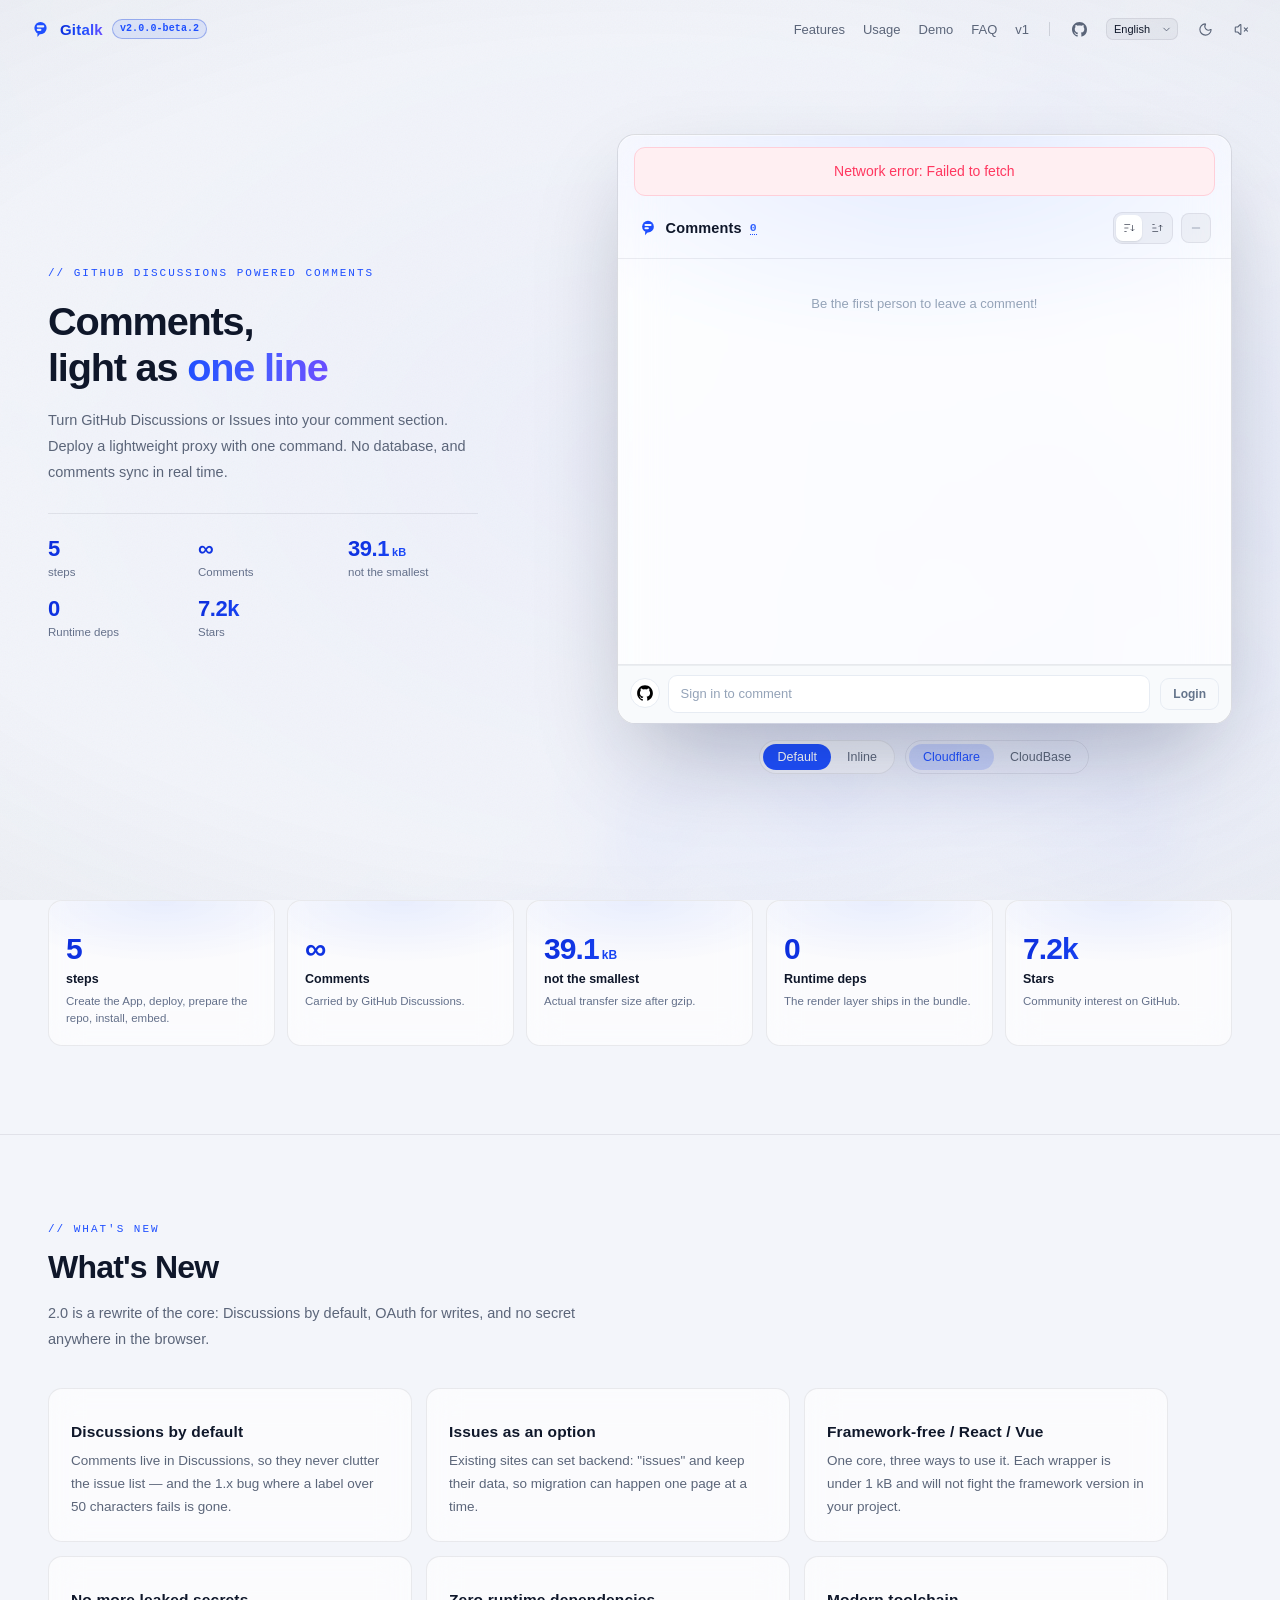
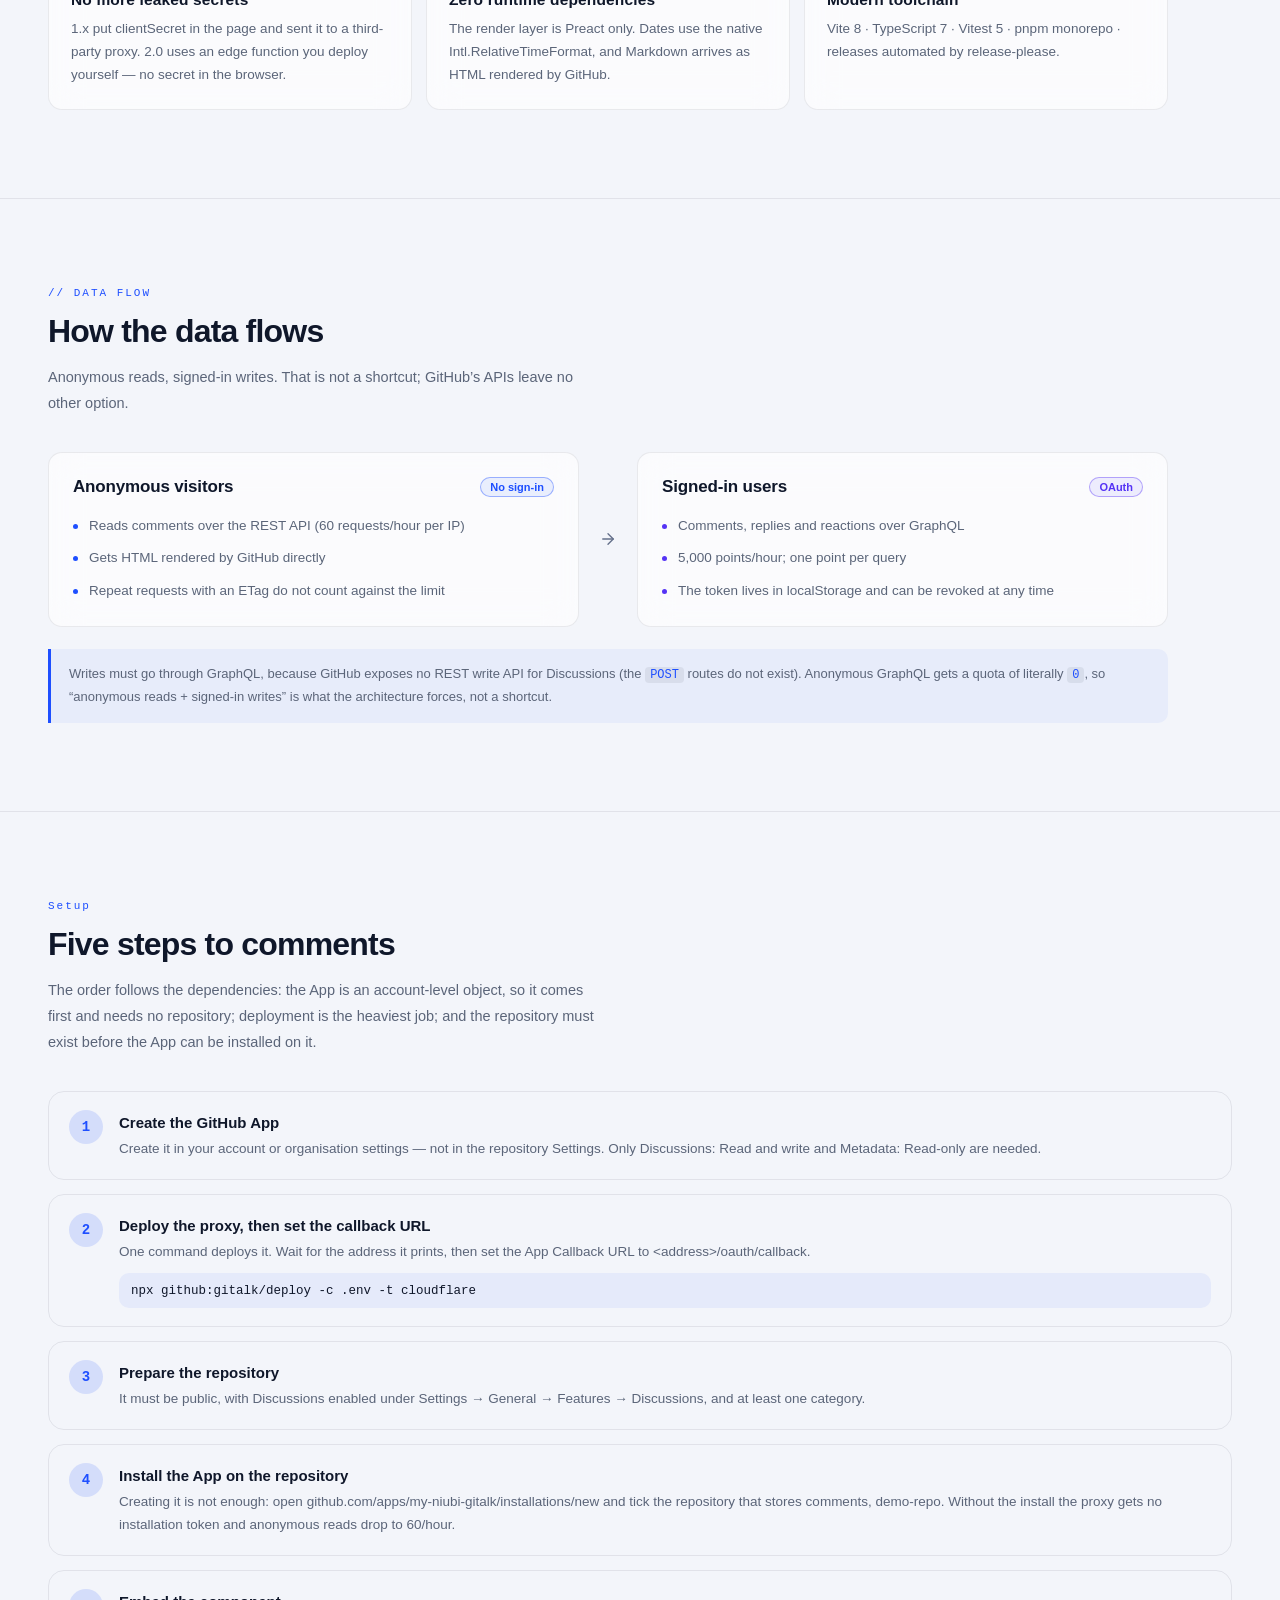
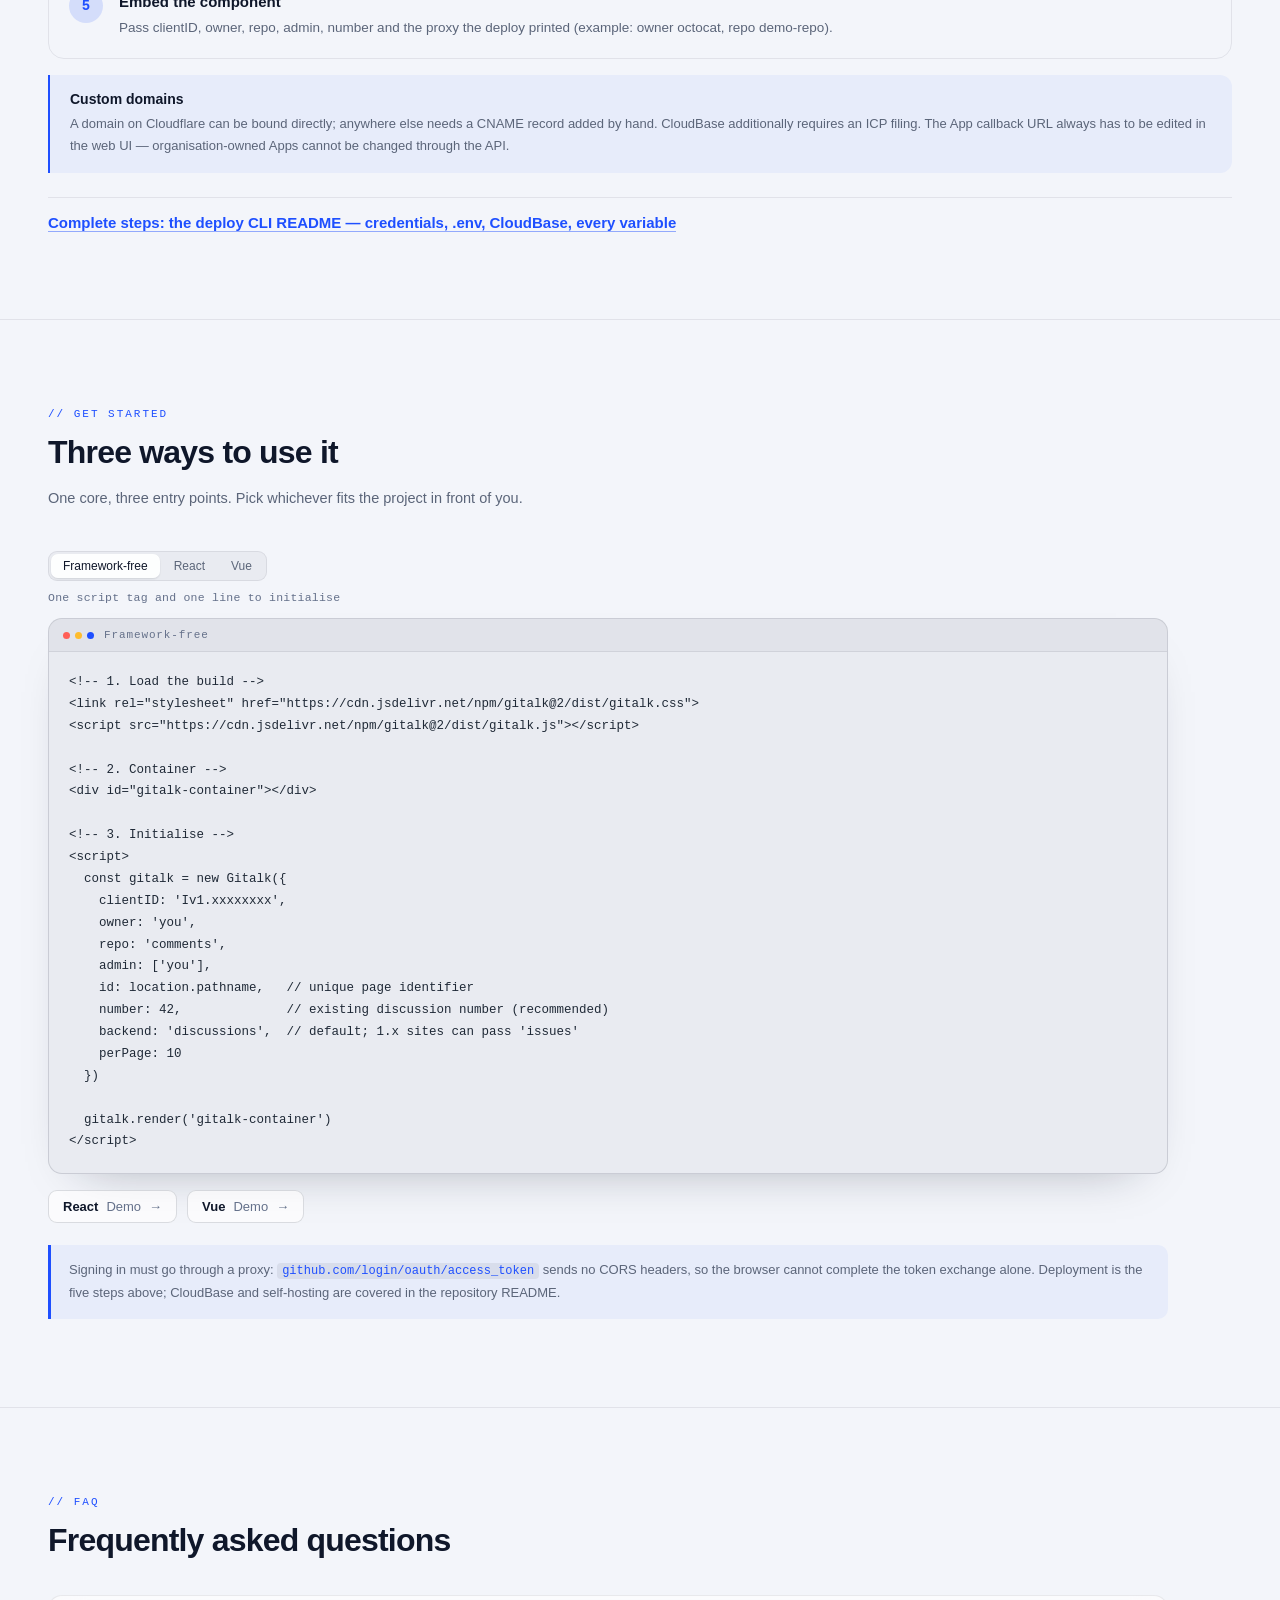
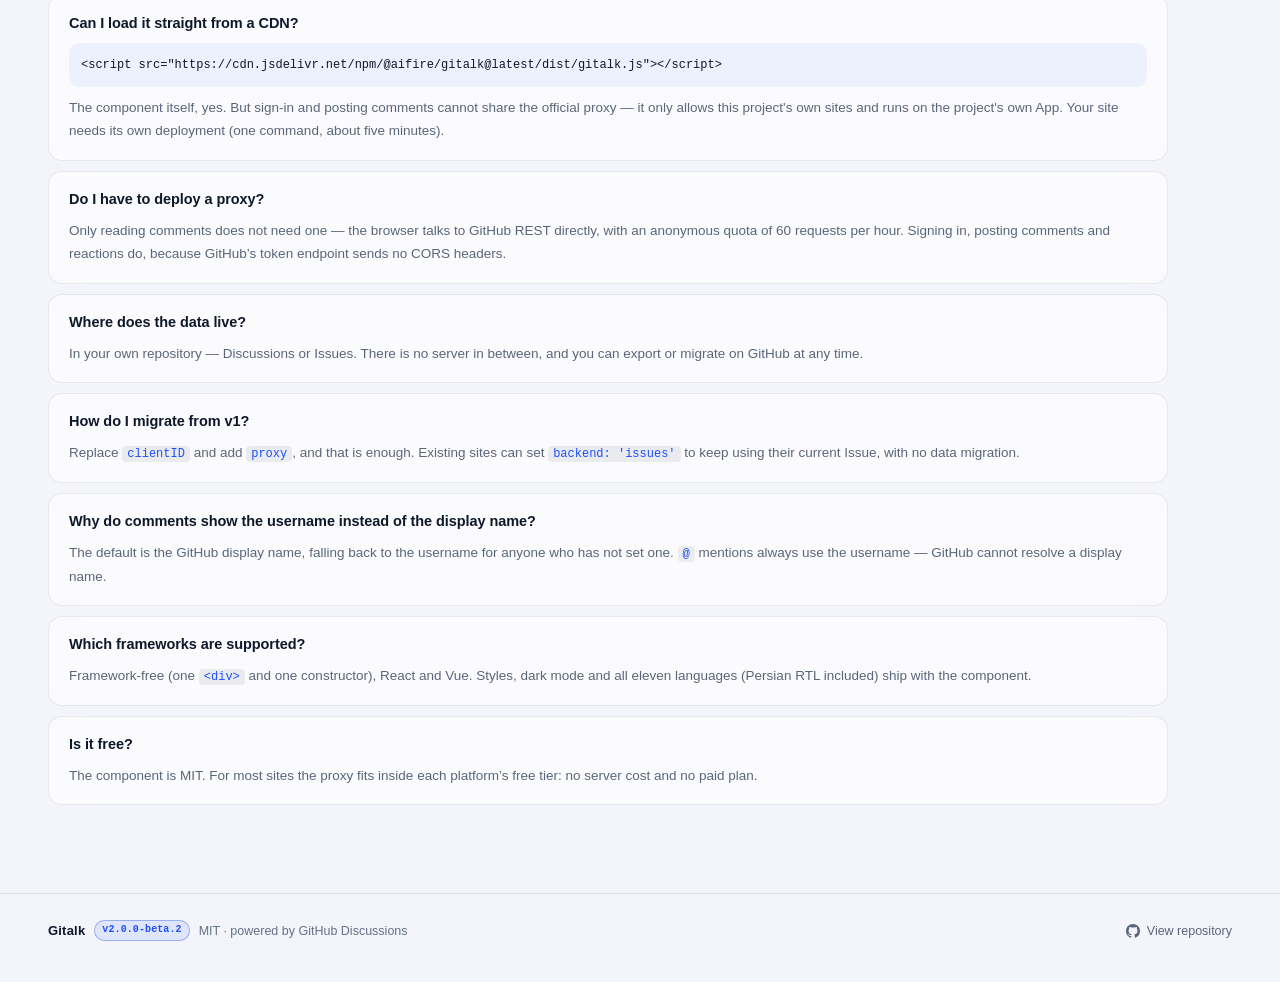
<file: index.html>
<!doctype html>
<html lang="zh-CN">
  <head>
    <meta charset="UTF-8" />
    <meta name="viewport" content="width=device-width, initial-scale=1.0" />
    <!-- Static fallbacks only: src/i18n.tsx rewrites `lang`, the title and the
         meta description at first render to match the visitor's language. -->
    <title>Gitalk 2.0 — 基于 GitHub Discussions 的评论组件</title>
    <meta
      name="description"
      content="Gitalk 2.0: a serverless comment component backed by GitHub Discussions. Framework-free, React, and Vue builds."
    />
    <link rel="icon" type="image/svg+xml" href="./favicon.svg" />
    <script type="module" crossorigin src="./assets/index-y3U2kxla.js"></script>
    <link rel="stylesheet" crossorigin href="./assets/index-DIMf0fON.css">
  </head>
  <body>
    <div id="root"></div>
  </body>
</html>
</file>
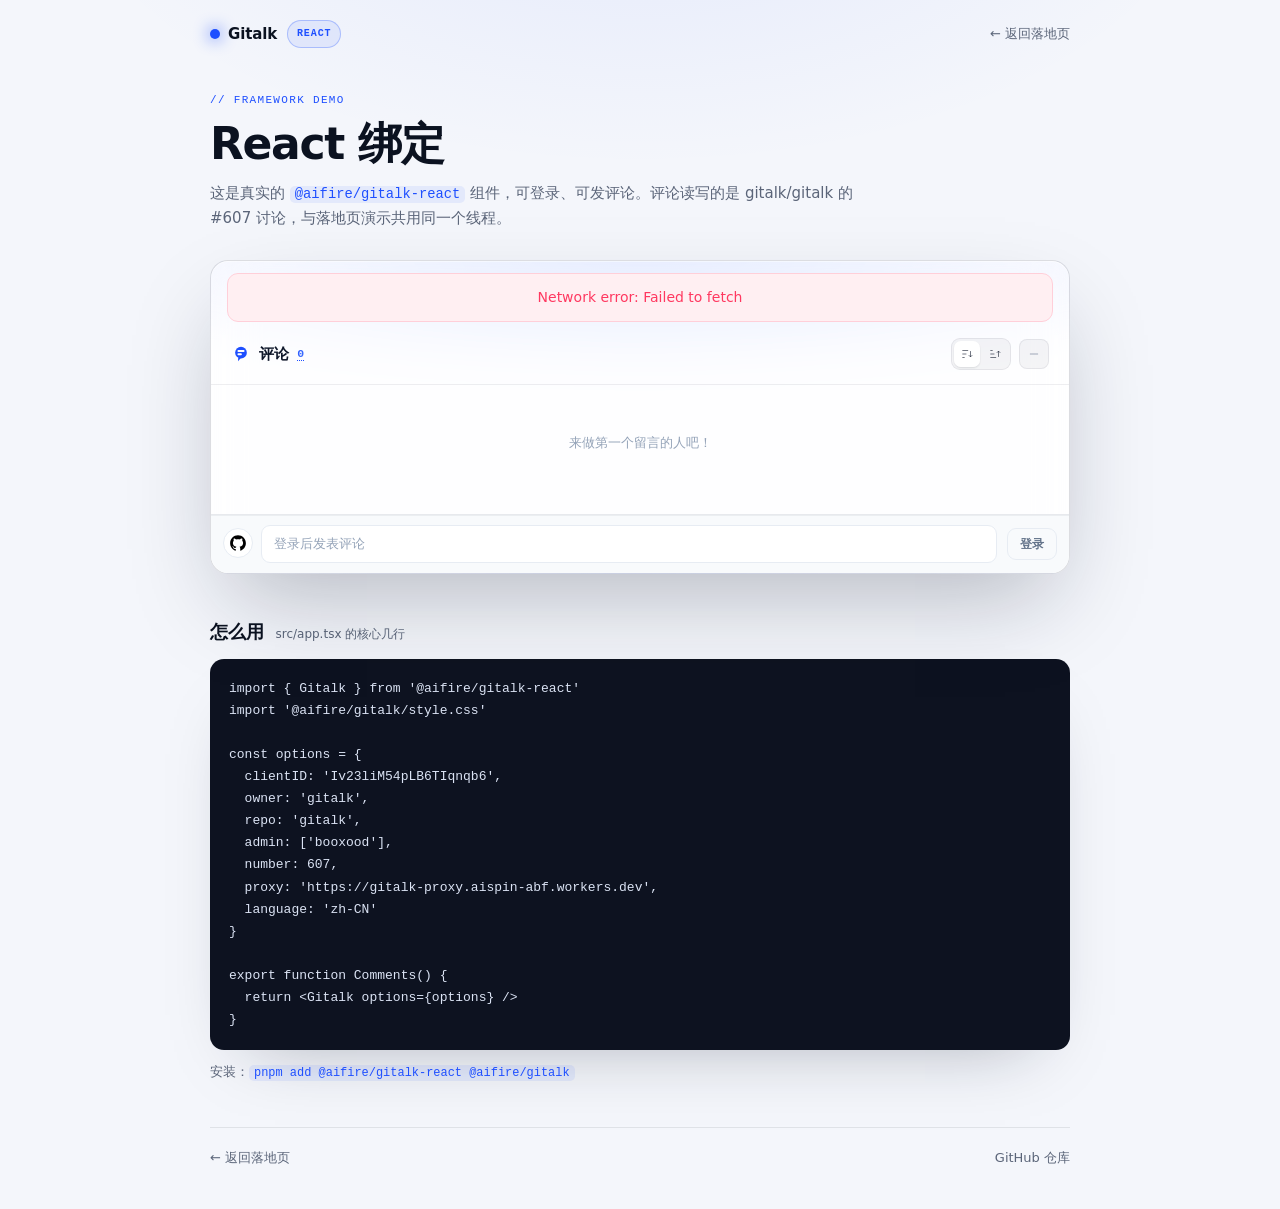
<file: react/index.html>
<!doctype html>
<html lang="zh-CN">
  <head>
    <meta charset="UTF-8" />
    <meta name="viewport" content="width=device-width, initial-scale=1.0" />
    <title>Gitalk · React 绑定演示</title>
    <meta
      name="description"
      content="可直接运行的 @aifire/gitalk-react 示例：登录 GitHub 后即可发表评论。"
    />
    <link rel="icon" type="image/svg+xml" href="/react/favicon.svg" />
    <script>
      // Paint the right theme before the first frame. The widget reads the same
      // `data-theme` attribute, so page and comments switch together.
      document.documentElement.dataset.theme = window.matchMedia('(prefers-color-scheme: dark)')
        .matches
        ? 'dark'
        : 'light'
    </script>
    <script type="module" crossorigin src="/react/assets/index-Hml-vxIH.js"></script>
    <link rel="stylesheet" crossorigin href="/react/assets/index-D5zYMUMC.css">
  </head>
  <body>
    <div id="root"></div>
  </body>
</html>
</file>
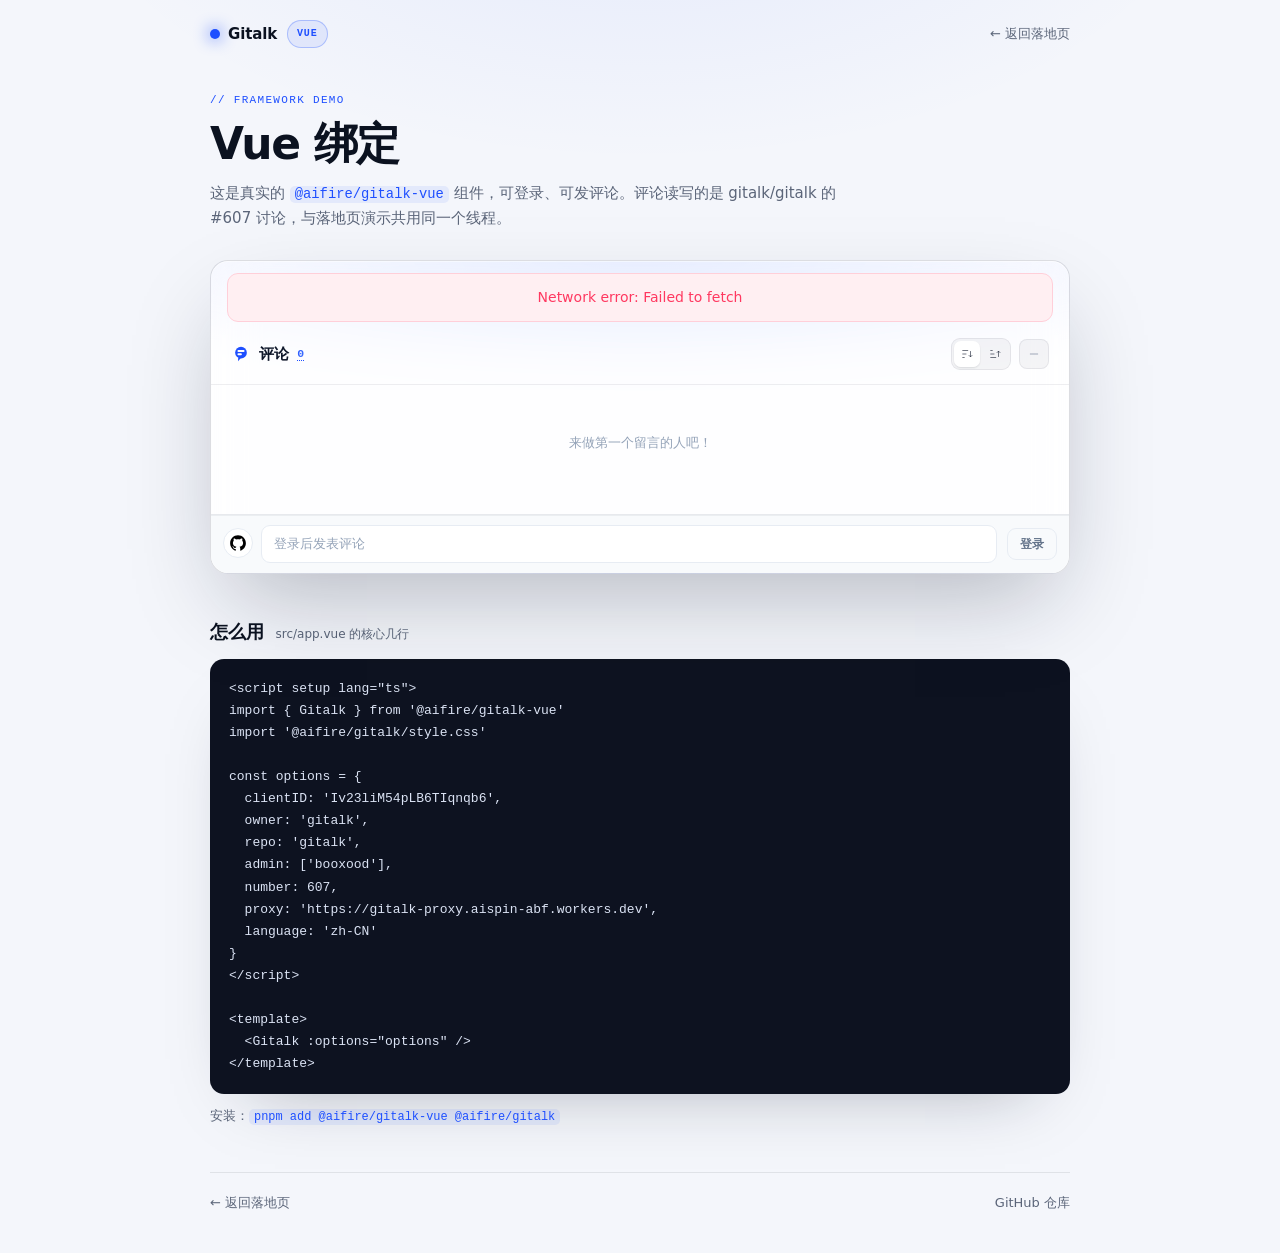
<file: vue/index.html>
<!doctype html>
<html lang="zh-CN">
  <head>
    <meta charset="UTF-8" />
    <meta name="viewport" content="width=device-width, initial-scale=1.0" />
    <title>Gitalk · Vue 绑定演示</title>
    <meta
      name="description"
      content="可直接运行的 @aifire/gitalk-vue 示例：登录 GitHub 后即可发表评论。"
    />
    <link rel="icon" type="image/svg+xml" href="/vue/favicon.svg" />
    <script>
      // Paint the right theme before the first frame. The widget reads the same
      // `data-theme` attribute, so page and comments switch together.
      document.documentElement.dataset.theme = window.matchMedia('(prefers-color-scheme: dark)')
        .matches
        ? 'dark'
        : 'light'
    </script>
    <script type="module" crossorigin src="/vue/assets/index-BzabiiyW.js"></script>
    <link rel="stylesheet" crossorigin href="/vue/assets/index-D5zYMUMC.css">
  </head>
  <body>
    <div id="app"></div>
  </body>
</html>
</file>
<file: assets/index-DIMf0fON.css>
:root{--gt-color-main:#1e4fff;--gt-color-sub:#64748b;--gt-color-loader:#94a3b8;--gt-color-error:#ff3860;--gt-color-hr:#e7ecf3;--gt-color-input-border:#e7ecf3;--gt-color-input-bg:#f8fafc;--gt-color-comment-bg:transparent;--gt-color-comment-adminbg:color-mix(in srgb, var(--gt-color-accent) 6%, transparent);--gt-color-comment-txt:#0f172a;--gt-color-body:#475569;--gt-color-code-bg:#f1f5f9;--gt-color-link-active:#0f172a;--gt-color-btn:#fff;--gt-color-popbg:#fff;--gt-size-base:16px;--gt-size-border-radius:9px;--gt-color-surface:#fff;--gt-color-surface-soft:#f8fafc;--gt-color-text:#0f172a;--gt-color-text-2:#64748b;--gt-color-text-3:#94a3b8;--gt-color-border:#e7ecf3;--gt-color-inline-line:#c7d2e0;--gt-color-accent:var(--gt-color-main);--gt-color-accent-hover:color-mix(in srgb, var(--gt-color-accent) 82%, #000);--gt-color-btn-hover:color-mix(in srgb, var(--gt-color-main) 84%, #000);--gt-color-main-soft:color-mix(in srgb, var(--gt-color-accent) 8%, #fff);--gt-color-main-border:color-mix(in srgb, var(--gt-color-accent) 22%, #fff);--gt-color-reply-line:color-mix(in srgb, var(--gt-color-accent) 22%, transparent);--gt-color-error-soft:color-mix(in srgb, var(--gt-color-error) 8%, #fff);--gt-color-error-border:color-mix(in srgb, var(--gt-color-error) 24%, #fff);--gt-shadow-card:0 1px 2px #0f172a0a, 0 10px 30px -18px #0f172a59;--gt-shadow-float:0 26px 64px -18px #0f172a47, 0 1px 2px #0f172a14;--gt-shadow-focus:0 0 0 3px var(--gt-color-main-soft);--gt-radius-card:18px;--gt-radius-control:11px;--gt-radius-pill:7px;--gt-size-avatar:34px;--gt-color-panel:#ffffffd6;--gt-color-panel-solid:#fff;--gt-color-composer:#f8fafcf5;--gt-color-panel-line:#0f172a12;--gt-color-panel-line-strong:#0f172a24;--gt-color-wash:#0f172a0a;--gt-color-wash-strong:#0f172a13;--gt-color-row-hover:#0f172a08;--gt-color-sort-active-bg:#ffffffeb;--gt-color-sort-active-fg:#0f172a;--gt-color-sort-active-shadow:0 1px 2px #0f172a1f;--gt-color-glow:#1e4fff1a;--gt-color-brand-grad-a:#1e4fff;--gt-color-brand-grad-b:#4d7cff;--gt-color-avatar-ink:#fff;--gt-shadow-panel:0 40px 90px -20px #0f172a47, inset 0 1px 0 #ffffffe6;--gt-shadow-glow:0 0 26px -6px #1e4fff59}[data-theme=dark]{--gt-color-sub:#94a3b8;--gt-color-loader:#64748b;--gt-color-hr:#1f2a3d;--gt-color-input-border:#1f2a3d;--gt-color-input-bg:#0f172a;--gt-color-comment-adminbg:color-mix(in srgb, var(--gt-color-accent) 22%, transparent);--gt-color-comment-txt:#e5e7eb;--gt-color-body:#c6cfe2;--gt-color-code-bg:#0a0f1a;--gt-color-link-active:#e5e7eb;--gt-color-popbg:#111827;--gt-color-surface:#111827;--gt-color-surface-soft:#0f172a;--gt-color-text:#e5e7eb;--gt-color-text-2:#94a3b8;--gt-color-text-3:#64748b;--gt-color-border:#1f2a3d;--gt-color-inline-line:#1f2a3d;--gt-color-accent:color-mix(in srgb, var(--gt-color-main) 72%, #fff);--gt-color-accent-hover:color-mix(in srgb, var(--gt-color-accent) 85%, #fff);--gt-color-btn-hover:color-mix(in srgb, var(--gt-color-main) 84%, #000);--gt-color-main-soft:color-mix(in srgb, var(--gt-color-accent) 16%, #0b1220);--gt-color-main-border:color-mix(in srgb, var(--gt-color-accent) 34%, #0b1220);--gt-color-reply-line:color-mix(in srgb, var(--gt-color-accent) 32%, transparent);--gt-color-error-soft:color-mix(in srgb, var(--gt-color-error) 18%, #0b1220);--gt-color-error-border:color-mix(in srgb, var(--gt-color-error) 42%, #0b1220);--gt-shadow-card:0 1px 2px #00000080, 0 10px 30px -18px #000000e6;--gt-shadow-float:0 26px 64px -18px #000000e0, 0 0 0 1px color-mix(in srgb, var(--gt-color-accent) 6%, transparent), inset 0 1px 0 #ffffff0f;--gt-color-panel:#0d1018bd;--gt-color-panel-solid:#0d1018;--gt-color-composer:#0c0f17f0;--gt-color-panel-line:#ffffff13;--gt-color-panel-line-strong:#ffffff1f;--gt-color-wash:#ffffff0a;--gt-color-wash-strong:#ffffff17;--gt-color-row-hover:#ffffff08;--gt-color-sort-active-bg:#ffffff17;--gt-color-sort-active-fg:#eef2fb;--gt-color-sort-active-shadow:0 1px 2px #0000004d;--gt-color-glow:#5a78ff29;--gt-color-brand-grad-a:#1e4fff;--gt-color-brand-grad-b:#4d7cff;--gt-color-avatar-ink:#fff;--gt-shadow-panel:0 40px 90px -20px #000000bf, inset 0 1px 0 #ffffff12;--gt-shadow-glow:0 0 26px -6px #5a78ff59}.gt-container,[data-theme=dark] .gt-container,.gt-container[data-theme=dark]{box-sizing:border-box;font-size:var(--gt-size-base);color:var(--gt-color-text);line-height:1.62;transition:color .25s}[data-theme=dark] .gt-container,.gt-container[data-theme=dark]{--lightningcss-light: ;--lightningcss-dark:initial;color-scheme:dark}.gt-container *{box-sizing:border-box}.gt-container a{color:var(--gt-color-accent)}.gt-container a:hover{color:var(--gt-color-accent-hover);border-color:var(--gt-color-accent-hover)}.gt-container a.is--active{color:var(--gt-color-link-active);cursor:default!important}.gt-container a.is--active:hover{color:var(--gt-color-link-active)}.gt-container .hide{display:none!important}.gt-container .gt-svg{vertical-align:middle;flex:none;justify-content:center;align-items:center;width:1em;height:1em;display:inline-flex}.gt-container .gt-svg svg{width:100%;height:100%;fill:var(--gt-color-accent);display:block}.gt-container .gt-ico{justify-content:center;align-items:center;display:flex}.gt-container .gt-ico-text{margin-inline-start:.3125em}.gt-container .gt-ico-github{width:18px;height:18px}.gt-container .gt-ico-github .gt-svg{width:100%;height:100%}.gt-container .gt-ico-github svg{fill:inherit;display:block}.gt-container .gt-spinner{position:relative}.gt-container .gt-spinner:before{content:"";box-sizing:border-box;top:50%;border:1px solid color-mix(in srgb, currentColor 30%, transparent);border-top-color:currentColor;border-radius:50%;width:.75em;height:.75em;margin-block:-.375em 0;margin-inline:-.375em 0;animation:.6s linear infinite gt-kf-rotate;position:absolute;inset-inline-start:50%}.gt-container .gt-loader{border:1px solid var(--gt-color-loader);border-radius:50%;width:1.75em;height:1.75em;font-style:normal;line-height:1.75em;animation:1.5s infinite gt-kf-rotate;display:inline-block;position:relative}.gt-container .gt-loader:before{content:"";top:0;margin-top:-.1875em;background-color:var(--gt-color-loader);border-radius:50%;width:.375em;height:.375em;margin-inline-start:-.1875em;display:block;position:absolute;inset-inline-start:50%}.gt-container .gt-avatar{width:var(--gt-size-avatar);height:var(--gt-size-avatar);flex:none;display:block}.gt-container .gt-avatar img{object-fit:cover;background-color:var(--gt-color-surface-soft);border-radius:50%;width:100%;height:100%}.gt-container .gt-avatar-github{width:var(--gt-size-avatar);height:var(--gt-size-avatar);border:1px solid var(--gt-color-border);background-color:var(--gt-color-surface);color:var(--gt-color-text-2);cursor:pointer;border-radius:10px;flex:none;place-items:center;transition:border-color .18s,color .18s,background-color .18s;display:grid}.gt-container .gt-avatar-github:hover{border-color:var(--gt-color-main-border);color:var(--gt-color-accent);background-color:var(--gt-color-main-soft)}.gt-container .gt-avatar-menu-root{flex:none;display:inline-flex;position:relative}.gt-container .gt-avatar-trigger{width:var(--gt-size-avatar);height:var(--gt-size-avatar);cursor:pointer;background:0 0;border:0;border-radius:50%;padding:0;line-height:0;display:block}.gt-container .gt-avatar-trigger .gt-avatar{width:100%;height:100%}.gt-container .gt-avatar-trigger:focus-visible{box-shadow:var(--gt-shadow-focus);outline:none}.gt-container .gt-avatar-menu{z-index:80;border:1px solid var(--gt-color-border);background-color:var(--gt-color-surface);width:260px;max-width:calc(100vw - 16px);min-height:54px;color:var(--gt-color-text);box-shadow:var(--gt-shadow-float);text-align:start;border-radius:14px;align-items:center;gap:9px;padding:8px 10px;display:flex;position:fixed}.gt-container .gt-avatar-menu:focus-visible{box-shadow:var(--gt-shadow-float), 0 0 0 3px var(--gt-color-main-soft);outline:none}.gt-container .gt-avatar-card-avatar{flex:none;width:32px;height:32px}.gt-container .gt-avatar-card-user{flex-direction:column;flex:auto;align-items:flex-start;min-width:0;line-height:1.25;display:flex}.gt-container .gt-avatar-menu[dir=rtl] .gt-avatar-card-user{align-items:flex-end}.gt-container .gt-avatar-card-name,.gt-container .gt-avatar-card-login{color:var(--gt-color-text);text-overflow:ellipsis;white-space:nowrap;font-size:.8125em;font-weight:650;overflow:hidden}.gt-container .gt-avatar-card-login.is--secondary{color:var(--gt-color-text-3);font-size:.6875em;font-weight:500}.gt-container .gt-avatar-card-login{unicode-bidi:isolate}.gt-container .gt-avatar-card-logout{width:30px;height:30px;color:var(--gt-color-text-2);cursor:pointer;background:0 0;border:1px solid #0000;border-radius:9px;flex:none;place-items:center;padding:0;transition:background-color .16s,border-color .16s,color .16s;display:grid}.gt-container .gt-avatar-card-logout:hover,.gt-container .gt-avatar-card-logout:focus-visible{border-color:var(--gt-color-error-border);background-color:var(--gt-color-error-soft);color:var(--gt-color-error);outline:none}.gt-container .gt-avatar-card-logout:focus-visible{box-shadow:var(--gt-shadow-focus)}.gt-container .gt-btn{white-space:nowrap;cursor:pointer;border:1px solid var(--gt-color-main);border-radius:var(--gt-size-border-radius);background-color:var(--gt-color-main);min-height:34px;color:var(--gt-color-btn);outline:none;justify-content:center;align-items:center;gap:6px;padding:7px 15px;font-family:inherit;font-size:.8125em;font-weight:600;line-height:1.2;text-decoration:none;transition:background-color .16s,border-color .16s,color .16s,box-shadow .16s;display:inline-flex}.gt-container .gt-btn-text{font-weight:600}.gt-container .gt-btn:focus-visible{box-shadow:var(--gt-shadow-focus);outline:none}.gt-container .gt-btn-loading{vertical-align:top;width:.9167em;height:1em;display:inline-block;position:relative}.gt-container .gt-btn.is--disable{cursor:not-allowed;opacity:.5}.gt-container .gt-btn-login{border-color:var(--gt-color-border);color:var(--gt-color-text-2);background-color:#0000;margin-inline-end:0}.gt-container .gt-btn-login:hover{background-color:var(--gt-color-surface-soft);border-color:var(--gt-color-text-3);color:var(--gt-color-text)}.gt-container :is(.gt-btn-public,.gt-btn-send):hover{background-color:var(--gt-color-btn-hover);border-color:var(--gt-color-btn-hover)}.gt-container .gt-error{text-align:center;color:var(--gt-color-error);background-color:var(--gt-color-error-soft);border:1px solid var(--gt-color-error-border);border-radius:var(--gt-radius-control);margin:0 0 16px;padding:12px 16px;font-size:.875em}.gt-container .gt-error-hint{color:var(--gt-color-text-2)}.gt-container .gt-initing{text-align:center;min-height:220px;color:var(--gt-color-text-3);flex-direction:column;justify-content:center;align-items:center;gap:12px;padding:32px 0;display:flex}.gt-container .gt-initing-logo{color:var(--gt-color-accent);animation:2.4s ease-in-out infinite gt-kf-pulse;display:inline-flex}.gt-container .gt-initing-text{font-size:.875em}@media (prefers-reduced-motion:reduce){.gt-container .gt-initing-logo{animation:none}}.gt-container .gt-no-init{text-align:center;color:var(--gt-color-text-2);background-color:var(--gt-color-surface);border:1px solid var(--gt-color-border);border-radius:var(--gt-radius-card);box-shadow:var(--gt-shadow-card);padding:28px 20px}.gt-container .gt-no-init p{margin:0 0 12px;font-size:.875em}.gt-container .gt-no-init p:last-child{margin-bottom:0}.gt-container .gt-no-init .gt-btn{margin-top:4px}.gt-container .gt-link{border-bottom:1px dotted var(--gt-color-main)}.gt-container .gt-link-counts,.gt-container .gt-link-project{text-decoration:none}.gt-container .gt-meta{z-index:10;justify-content:space-between;align-items:center;gap:12px;margin:0 0 12px;padding:0 2px;font-size:1em;display:flex;position:relative}.gt-container .gt-counts{color:var(--gt-color-text-3);margin:0;font-size:.8125em;font-weight:500;line-height:1.2}.gt-container .gt-counts .gt-link-counts{letter-spacing:-.02em;color:var(--gt-color-text);font-size:1.69231em;font-weight:700;text-decoration:none}.gt-container .gt-user{color:var(--gt-color-text-2);margin:0;font-size:.8125em}.gt-container .gt-user-name{white-space:nowrap}.gt-container .gt-user-pic{vertical-align:top;border-radius:50%;width:16px;height:16px;margin-inline-end:.5em}.gt-container .gt-user-inner{cursor:pointer;display:inline-block}.gt-container .gt-user .gt-ico{margin-inline-start:.3125em}.gt-container .gt-user .gt-ico svg{fill:inherit}.gt-container .gt-user .is--poping .gt-ico svg{fill:var(--gt-color-accent)}.gt-container .gt-version{color:inherit;margin-inline-start:.375em}.gt-container .gt-popup{inset-inline-end:0;background:var(--gt-color-popbg);border:1px solid var(--gt-color-border);border-radius:var(--gt-radius-control);box-shadow:var(--gt-shadow-card);letter-spacing:.2px;padding:4px 0;font-size:.875em;display:inline-block;position:absolute;top:2.375em}.gt-container .gt-popup .gt-action{cursor:pointer;border-radius:var(--gt-radius-pill);color:var(--gt-color-text-2);margin:2px 4px;padding:6px 12px;text-decoration:none;display:block;position:relative}.gt-container .gt-popup .gt-action:hover{background-color:var(--gt-color-main-soft);color:var(--gt-color-accent)}.gt-container .gt-popup .gt-action.is--active:before{content:"";background:var(--gt-color-accent);inset-inline-start:0;border-radius:50%;width:4px;height:4px;margin-top:-2px;position:absolute;top:50%}.gt-container .gt-header.is--docked,.gt-container.gt-mode-inline .gt-header{border-radius:var(--gt-radius-card)}.gt-container .gt-header-comment{flex:1;min-width:0;margin-inline-start:0}.gt-container .gt-header-textarea{box-sizing:border-box;border-radius:var(--gt-radius-control);border:1px solid var(--gt-color-border);width:100%;min-height:44px;max-height:15em;color:var(--gt-color-text);word-wrap:break-word;resize:vertical;background-color:var(--gt-color-surface-soft);outline:none;padding:10px 12px;font-family:inherit;font-size:.875em;line-height:1.55;transition:border-color .16s,box-shadow .16s,background-color .16s;display:block}.gt-container .gt-header-textarea:hover{background-color:var(--gt-color-surface)}.gt-container .gt-header-textarea:focus{background-color:var(--gt-color-surface);border-color:var(--gt-color-main);box-shadow:var(--gt-shadow-focus)}.gt-container .gt-header-preview{border-radius:var(--gt-radius-control);border:1px solid var(--gt-color-border);background-color:var(--gt-color-surface-soft);min-height:44px;padding:10px 12px}.gt-container .gt-header-controls{flex-wrap:wrap;justify-content:flex-end;align-items:center;gap:8px;margin:12px 0 0;display:flex;position:relative}.gt-container .gt-header-controls .gt-btn{margin-inline-start:0}.gt-container .gt-btn-upload-image,.gt-container .gt-btn-upload-cancel{border-color:var(--gt-color-border);color:var(--gt-color-text-2);background-color:#0000}.gt-container .gt-btn-upload-image:hover:not(:disabled),.gt-container .gt-btn-upload-cancel:hover{background-color:var(--gt-color-surface-soft);border-color:var(--gt-color-text-3);color:var(--gt-color-text)}.gt-container .gt-btn-upload-image:disabled{cursor:progress;opacity:.72}.gt-container .gt-image-progress{font-variant-numeric:tabular-nums;opacity:.8}.gt-container .gt-image-input{display:none}.gt-container .gt-image-error{color:var(--gt-color-error);background-color:var(--gt-color-error-soft);border:1px solid var(--gt-color-error-border);border-radius:var(--gt-radius-control);align-items:center;gap:10px;margin:8px 0 0;padding:8px 12px;font-size:.8125em;display:flex}.gt-container .gt-image-error-text{word-break:break-word;margin-inline-end:auto}.gt-container .gt-btn-upload-retry{border-color:var(--gt-color-error-border);color:var(--gt-color-error);background-color:#0000;flex:none;padding:4px 10px;font-size:.75em}.gt-container .gt-btn-upload-retry:hover{background-color:var(--gt-color-error-soft);border-color:var(--gt-color-error)}@media (width<=479px){.gt-container .gt-header-controls .gt-btn{width:100%;margin:0}}.gt-container:after{content:"";bottom:100%;inset-inline:0;opacity:0;position:fixed;top:0}.gt-container.gt-input-focused{position:relative}.gt-container.gt-input-focused:after{content:"";bottom:0%;inset-inline:0;opacity:.6;z-index:9999;background:#000;transition:opacity .3s,bottom;position:fixed;top:0}.gt-container.gt-input-focused .gt-header-comment{z-index:10000}.gt-container .gt-comments{background-color:var(--gt-color-surface);border:1px solid var(--gt-color-border);border-radius:var(--gt-radius-card);box-shadow:var(--gt-shadow-card);overscroll-behavior:contain;scrollbar-width:thin;scrollbar-color:var(--gt-color-border) transparent;padding:6px 16px;transition:background-color .25s,border-color .25s}.gt-container .gt-btn-loadmore{border-color:var(--gt-color-border);min-width:8em;color:var(--gt-color-text-2);background-color:#0000}.gt-container .gt-comment{gap:12px;padding:14px 0;display:flex;position:relative}.gt-container .gt-comment-avatar{align-self:flex-start}.gt-container .gt-comment-content{background-color:var(--gt-color-comment-bg);border-radius:12px;flex:1;min-width:0;margin-inline-start:0;padding:0;transition:background-color .25s;overflow:visible}.gt-container .gt-comment-header{align-items:center;gap:8px;margin-bottom:3px;font-size:1em;display:flex;position:relative}.gt-container .gt-comment-block-1{float:inline-end;width:2em;height:1.375em}.gt-container .gt-comment-block-2{float:inline-end;width:4em;height:1.375em}.gt-container .gt-comment-username{color:var(--gt-color-text);font-size:.84375em;font-weight:600;text-decoration:none}.gt-container .gt-comment-text{color:var(--gt-color-text-2);font-size:.75em}.gt-container .gt-comment-date{color:var(--gt-color-text-3);font-size:.75em}.gt-container .gt-comment-body{word-break:break-word;font-size:.875em;line-height:1.62;color:var(--gt-color-comment-txt)!important}.gt-container .gt-comment-body .mention,.gt-container .gt-header-preview .mention{color:var(--gt-color-accent);background:var(--gt-color-main-soft);border-radius:4px;padding:0 4px;font-weight:600}.gt-container .gt-comment-body .email-hidden-toggle a{height:12px;color:var(--gt-color-text-2);vertical-align:middle;background:var(--gt-color-border);border-radius:3px;padding:0 9px;font-size:12px;font-weight:600;line-height:6px;text-decoration:none;display:inline-block}.gt-container .gt-comment-body .email-hidden-toggle a:hover{background-color:var(--gt-color-surface-soft)}.gt-container .gt-comment-body .email-hidden-reply{white-space:pre-wrap;display:none}.gt-container .gt-comment-body .email-hidden-reply .email-signature-reply{color:var(--gt-color-text-2);border-inline-start:4px solid var(--gt-color-border);margin:15px 0;padding:0 15px}.gt-container .gt-comment-body .email-hidden-reply.expanded{display:block}.gt-container .gt-comment-actions{align-items:center;gap:2px;margin-inline-start:-8px;display:flex}.gt-container .gt-comment-actions .gt-ico-text{margin-inline-start:5px}.gt-container .gt-comment-like,.gt-container .gt-comment-edit,.gt-container .gt-comment-reply{border-radius:var(--gt-radius-pill);height:auto;color:var(--gt-color-accent);background-color:var(--gt-color-main-soft);cursor:pointer;align-items:center;padding:4px 8px;font-size:.78125em;font-weight:500;line-height:1;text-decoration:none;transition:background-color .16s,color .16s;display:inline-flex;position:static}.gt-container .gt-comment-reply{border:0}.gt-container .gt-comment-like:hover,.gt-container .gt-comment-edit:hover,.gt-container .gt-comment-reply:hover{background-color:var(--gt-color-main-border);color:var(--gt-color-accent);border-color:#0000}.gt-container .gt-comment-like:focus-visible,.gt-container .gt-comment-edit:focus-visible,.gt-container .gt-comment-reply:focus-visible{box-shadow:var(--gt-shadow-focus);outline:none}.gt-container .gt-comment-like .gt-svg svg,.gt-container .gt-comment-edit .gt-svg svg,.gt-container .gt-comment-reply .gt-svg svg{fill:currentColor}.gt-container .gt-comment-like.is--liked{color:var(--gt-color-accent);font-weight:600}.gt-container .gt-comment-reply .gt-ico-text{white-space:nowrap}@keyframes gt-kf-rotate{0%{transform:rotate(0)}to{transform:rotate(360deg)}}.markdown-body{-webkit-text-size-adjust:100%;-ms-text-size-adjust:100%;color:#24292e;word-wrap:break-word;font-family:-apple-system,BlinkMacSystemFont,Segoe UI,Helvetica,Arial,sans-serif,Apple Color Emoji,Segoe UI Emoji,Segoe UI Symbol;font-size:16px;line-height:1.5}.markdown-body .pl-c{color:#6a737d}.markdown-body .pl-c1,.markdown-body .pl-s .pl-v{color:#005cc5}.markdown-body .pl-e,.markdown-body .pl-en{color:#6f42c1}.markdown-body .pl-smi,.markdown-body .pl-s .pl-s1{color:#24292e}.markdown-body .pl-ent{color:#22863a}.markdown-body .pl-k{color:#d73a49}.markdown-body .pl-s,.markdown-body .pl-pds,.markdown-body .pl-s .pl-pse .pl-s1,.markdown-body .pl-sr,.markdown-body .pl-sr .pl-cce,.markdown-body .pl-sr .pl-sre,.markdown-body .pl-sr .pl-sra{color:#032f62}.markdown-body .pl-v,.markdown-body .pl-smw{color:#e36209}.markdown-body .pl-bu{color:#b31d28}.markdown-body .pl-ii{color:#fafbfc;background-color:#b31d28}.markdown-body .pl-c2{color:#fafbfc;background-color:#d73a49}.markdown-body .pl-c2:before{content:"^M"}.markdown-body .pl-sr .pl-cce{color:#22863a;font-weight:700}.markdown-body .pl-ml{color:#735c0f}.markdown-body .pl-mh,.markdown-body .pl-mh .pl-en,.markdown-body .pl-ms{color:#005cc5;font-weight:700}.markdown-body .pl-mi{color:#24292e;font-style:italic}.markdown-body .pl-mb{color:#24292e;font-weight:700}.markdown-body .pl-md{color:#b31d28;background-color:#ffeef0}.markdown-body .pl-mi1{color:#22863a;background-color:#f0fff4}.markdown-body .pl-mc{color:#e36209;background-color:#ffebda}.markdown-body .pl-mi2{color:#f6f8fa;background-color:#005cc5}.markdown-body .pl-mdr{color:#6f42c1;font-weight:700}.markdown-body .pl-ba{color:#586069}.markdown-body .pl-sg{color:#959da5}.markdown-body .pl-corl{color:#032f62;text-decoration:underline}.markdown-body .octicon{vertical-align:text-top;fill:currentColor;display:inline-block}.markdown-body a{-webkit-text-decoration-skip:objects;background-color:#0000}.markdown-body a:active,.markdown-body a:hover{outline-width:0}.markdown-body strong{font-weight:inherit;font-weight:bolder}.markdown-body h1{margin:.67em 0;font-size:2em}.markdown-body img{border-style:none}.markdown-body svg:not(:root){overflow:hidden}.markdown-body code,.markdown-body kbd,.markdown-body pre{font-family:monospace;font-size:1em}.markdown-body hr{box-sizing:content-box;height:0;overflow:visible}.markdown-body input{font:inherit;margin:0;overflow:visible}.markdown-body [type=checkbox]{box-sizing:border-box;padding:0}.markdown-body *{box-sizing:border-box}.markdown-body input{font-family:inherit;font-size:inherit;line-height:inherit}.markdown-body a{color:#0366d6;text-decoration:none}.markdown-body a:hover{text-decoration:underline}.markdown-body strong{font-weight:600}.markdown-body hr{background:0 0;border:0;border-bottom:1px solid #dfe2e5;height:0;margin:15px 0;overflow:hidden}.markdown-body hr:before{content:"";display:table}.markdown-body hr:after{clear:both;content:"";display:table}.markdown-body table{border-spacing:0;border-collapse:collapse}.markdown-body td,.markdown-body th{padding:0}.markdown-body h1,.markdown-body h2,.markdown-body h3,.markdown-body h4,.markdown-body h5,.markdown-body h6{margin-top:0;margin-bottom:0}.markdown-body h1{font-size:32px;font-weight:600}.markdown-body h2{font-size:24px;font-weight:600}.markdown-body h3{font-size:20px;font-weight:600}.markdown-body h4{font-size:16px;font-weight:600}.markdown-body h5{font-size:14px;font-weight:600}.markdown-body h6{font-size:12px;font-weight:600}.markdown-body p{margin-top:0;margin-bottom:10px}.markdown-body blockquote{margin:0}.markdown-body ul,.markdown-body ol{margin-top:0;margin-bottom:0;padding-inline-start:0}.markdown-body ol ol,.markdown-body ul ol{list-style-type:lower-roman}.markdown-body ul ul ol,.markdown-body ul ol ol,.markdown-body ol ul ol,.markdown-body ol ol ol{list-style-type:lower-alpha}.markdown-body dd{margin-inline-start:0}.markdown-body code{font-family:SFMono-Regular,Consolas,Liberation Mono,Menlo,Courier,monospace;font-size:12px}.markdown-body pre{margin-top:0;margin-bottom:0;font:12px SFMono-Regular,Consolas,Liberation Mono,Menlo,Courier,monospace}.markdown-body .octicon{vertical-align:text-bottom}.markdown-body .pl-0{padding-inline-start:0!important}.markdown-body .pl-1{padding-inline-start:4px!important}.markdown-body .pl-2{padding-inline-start:8px!important}.markdown-body .pl-3{padding-inline-start:16px!important}.markdown-body .pl-4{padding-inline-start:24px!important}.markdown-body .pl-5{padding-inline-start:32px!important}.markdown-body .pl-6{padding-inline-start:40px!important}.markdown-body:before{content:"";display:table}.markdown-body:after{clear:both;content:"";display:table}.markdown-body>:first-child{margin-top:0!important}.markdown-body>:last-child{margin-bottom:0!important}.markdown-body a:not([href]){color:inherit;text-decoration:none}.markdown-body .anchor{float:inline-start;margin-inline-start:-20px;padding-inline-end:4px;line-height:1}.markdown-body .anchor:focus{outline:none}.markdown-body p,.markdown-body blockquote,.markdown-body ul,.markdown-body ol,.markdown-body dl,.markdown-body table,.markdown-body pre{margin-top:0;margin-bottom:16px}.markdown-body hr{background-color:#e1e4e8;border:0;height:.25em;margin:24px 0;padding:0}.markdown-body blockquote{color:#6a737d;border-inline-start:.25em solid #dfe2e5;padding:0 1em}.markdown-body blockquote>:first-child{margin-top:0}.markdown-body blockquote>:last-child{margin-bottom:0}.markdown-body kbd{color:#444d56;vertical-align:middle;border:1px solid #c6cbd1;background-color:#fafbfc;border-bottom-color:#959da5;border-radius:3px;padding:3px 5px;font-size:11px;line-height:10px;display:inline-block;box-shadow:inset 0 -1px #959da5}.markdown-body h1,.markdown-body h2,.markdown-body h3,.markdown-body h4,.markdown-body h5,.markdown-body h6{margin-top:24px;margin-bottom:16px;font-weight:600;line-height:1.25}.markdown-body h1 .octicon-link,.markdown-body h2 .octicon-link,.markdown-body h3 .octicon-link,.markdown-body h4 .octicon-link,.markdown-body h5 .octicon-link,.markdown-body h6 .octicon-link{color:#1b1f23;vertical-align:middle;visibility:hidden}.markdown-body h1:hover .anchor,.markdown-body h2:hover .anchor,.markdown-body h3:hover .anchor,.markdown-body h4:hover .anchor,.markdown-body h5:hover .anchor,.markdown-body h6:hover .anchor{text-decoration:none}.markdown-body h1:hover .anchor .octicon-link,.markdown-body h2:hover .anchor .octicon-link,.markdown-body h3:hover .anchor .octicon-link,.markdown-body h4:hover .anchor .octicon-link,.markdown-body h5:hover .anchor .octicon-link,.markdown-body h6:hover .anchor .octicon-link{visibility:visible}.markdown-body h1{border-bottom:1px solid #eaecef;padding-bottom:.3em;font-size:2em}.markdown-body h2{border-bottom:1px solid #eaecef;padding-bottom:.3em;font-size:1.5em}.markdown-body h3{font-size:1.25em}.markdown-body h4{font-size:1em}.markdown-body h5{font-size:.875em}.markdown-body h6{color:#6a737d;font-size:.85em}.markdown-body ul,.markdown-body ol{padding-inline-start:2em}.markdown-body ul ul,.markdown-body ul ol,.markdown-body ol ol,.markdown-body ol ul{margin-top:0;margin-bottom:0}.markdown-body li>p{margin-top:16px}.markdown-body li+li{margin-top:.25em}.markdown-body dl{padding:0}.markdown-body dl dt{margin-top:16px;padding:0;font-size:1em;font-style:italic;font-weight:600}.markdown-body dl dd{margin-bottom:16px;padding:0 16px}.markdown-body table{width:100%;display:block;overflow:auto}.markdown-body table th{font-weight:600}.markdown-body table th,.markdown-body table td{border:1px solid #dfe2e5;padding:6px 13px}.markdown-body table tr{background-color:#fff;border-top:1px solid #c6cbd1}.markdown-body table tr:nth-child(2n){background-color:#f6f8fa}.markdown-body img{box-sizing:content-box;background-color:#fff;max-width:100%}.gt-container .gt-comment-body img,.gt-container .gt-header-preview img,.gt-container .preview-body img{border:1px solid var(--gt-color-border);border-radius:10px;width:auto;max-width:100%;height:auto;max-height:240px}.markdown-body code{padding:0;background-color:#1b1f230d;border-radius:3px;margin:0;padding-top:.2em;padding-bottom:.2em;font-size:85%}.markdown-body code:before,.markdown-body code:after{letter-spacing:-.2em;content:" "}.markdown-body pre{word-wrap:normal}.markdown-body pre>code{word-break:normal;white-space:pre;background:0 0;border:0;margin:0;padding:0;font-size:100%}.markdown-body .highlight{margin-bottom:16px}.markdown-body .highlight pre{word-break:normal;margin-bottom:0}.markdown-body .highlight pre,.markdown-body pre{background-color:#f6f8fa;border-radius:3px;padding:16px;font-size:85%;line-height:1.45;overflow:auto}.markdown-body pre code{max-width:auto;line-height:inherit;word-wrap:normal;background-color:#0000;border:0;margin:0;padding:0;display:inline;overflow:visible}.markdown-body pre code:before,.markdown-body pre code:after{content:normal}.markdown-body .full-commit .btn-outline:not(:disabled):hover{color:#005cc5;border-color:#005cc5}.markdown-body kbd{color:#444d56;vertical-align:middle;background-color:#fafbfc;border:1px solid #d1d5da;border-bottom-color:#c6cbd1;border-radius:3px;padding:3px 5px;font:11px/10px SFMono-Regular,Consolas,Liberation Mono,Menlo,Courier,monospace;display:inline-block;box-shadow:inset 0 -1px #c6cbd1}.markdown-body :checked+.radio-label{z-index:1;border-color:#0366d6;position:relative}.markdown-body .task-list-item{list-style-type:none}.markdown-body .task-list-item+.task-list-item{margin-top:3px}.markdown-body .task-list-item input{vertical-align:middle;margin-block:0 .25em;margin-inline:-1.6em .2em}.markdown-body hr{border-bottom-color:#eee}.gt-container .gt-comment-replies{margin-top:2px;border-inline-start:2px solid var(--gt-color-reply-line);margin-inline-start:4px;padding-inline-start:16px}.gt-container .gt-comment-replies .gt-comment-reply-item{padding:14px 0}.gt-container .gt-avatar-github-idle{cursor:default;opacity:.55}@media (width<=479px){.gt-container .gt-avatar,.gt-container .gt-avatar-github{width:32px;height:32px}.gt-container .gt-header{padding:12px}.gt-container .gt-comments{padding:4px 12px}.gt-container .gt-comment{gap:10px;padding:12px 0}.gt-container .gt-comment-replies{margin-inline-start:0;padding-inline-start:12px}.gt-container .gt-comment-admin>.gt-comment-content{padding:8px 10px}}:is([data-theme=dark] .gt-container,.gt-container[data-theme=dark]) .markdown-body{color:var(--gt-color-comment-txt)}:is([data-theme=dark] .gt-container,.gt-container[data-theme=dark]) .markdown-body a{color:var(--gt-color-accent)}:is([data-theme=dark] .gt-container,.gt-container[data-theme=dark]) .markdown-body h1,:is([data-theme=dark] .gt-container,.gt-container[data-theme=dark]) .markdown-body h2{border-bottom-color:var(--gt-color-border)}:is([data-theme=dark] .gt-container,.gt-container[data-theme=dark]) .markdown-body h6{color:var(--gt-color-text-2)}:is([data-theme=dark] .gt-container,.gt-container[data-theme=dark]) .markdown-body hr{background-color:var(--gt-color-border);border-bottom-color:var(--gt-color-border)}:is([data-theme=dark] .gt-container,.gt-container[data-theme=dark]) .markdown-body blockquote{color:var(--gt-color-text-2);border-inline-start-color:var(--gt-color-border)}:is([data-theme=dark] .gt-container,.gt-container[data-theme=dark]) .markdown-body code{color:inherit;background-color:#ffffff14}:is([data-theme=dark] .gt-container,.gt-container[data-theme=dark]) .markdown-body pre,:is([data-theme=dark] .gt-container,.gt-container[data-theme=dark]) .markdown-body .highlight pre{background-color:var(--gt-color-surface-soft)}:is([data-theme=dark] .gt-container,.gt-container[data-theme=dark]) .markdown-body kbd{color:var(--gt-color-text-2);background-color:var(--gt-color-surface-soft);border-color:var(--gt-color-border);border-bottom-color:var(--gt-color-border);box-shadow:inset 0 -1px 0 var(--gt-color-border)}:is([data-theme=dark] .gt-container,.gt-container[data-theme=dark]) .markdown-body table th,:is([data-theme=dark] .gt-container,.gt-container[data-theme=dark]) .markdown-body table td{border-color:var(--gt-color-border)}:is([data-theme=dark] .gt-container,.gt-container[data-theme=dark]) .markdown-body table tr{border-top-color:var(--gt-color-border);background-color:#0000}:is([data-theme=dark] .gt-container,.gt-container[data-theme=dark]) .markdown-body table tr:nth-child(2n){background-color:#ffffff08}:is([data-theme=dark] .gt-container,.gt-container[data-theme=dark]) .markdown-body img{background-color:#0000}:is([data-theme=dark] .gt-container,.gt-container[data-theme=dark]) .markdown-body .pl-c,:is([data-theme=dark] .gt-container,.gt-container[data-theme=dark]) .markdown-body .pl-ba,:is([data-theme=dark] .gt-container,.gt-container[data-theme=dark]) .markdown-body .pl-sg{color:var(--gt-color-text-3)}:is([data-theme=dark] .gt-container,.gt-container[data-theme=dark]) .markdown-body .pl-k,:is([data-theme=dark] .gt-container,.gt-container[data-theme=dark]) .markdown-body .pl-bu,:is([data-theme=dark] .gt-container,.gt-container[data-theme=dark]) .markdown-body .pl-c2{color:#ff7b72}:is([data-theme=dark] .gt-container,.gt-container[data-theme=dark]) .markdown-body .pl-s,:is([data-theme=dark] .gt-container,.gt-container[data-theme=dark]) .markdown-body .pl-pds,:is([data-theme=dark] .gt-container,.gt-container[data-theme=dark]) .markdown-body .pl-sr,:is([data-theme=dark] .gt-container,.gt-container[data-theme=dark]) .markdown-body .pl-sr .pl-cce{color:#a5d6ff}:is([data-theme=dark] .gt-container,.gt-container[data-theme=dark]) .markdown-body .pl-c1,:is([data-theme=dark] .gt-container,.gt-container[data-theme=dark]) .markdown-body .pl-v,:is([data-theme=dark] .gt-container,.gt-container[data-theme=dark]) .markdown-body .pl-mh{color:#79c0ff}:is([data-theme=dark] .gt-container,.gt-container[data-theme=dark]) .markdown-body .pl-e,:is([data-theme=dark] .gt-container,.gt-container[data-theme=dark]) .markdown-body .pl-en,:is([data-theme=dark] .gt-container,.gt-container[data-theme=dark]) .markdown-body .pl-mdr{color:#d2a8ff}:is([data-theme=dark] .gt-container,.gt-container[data-theme=dark]) .markdown-body .pl-ent{color:#7ee787}:is([data-theme=dark] .gt-container,.gt-container[data-theme=dark]) .markdown-body .pl-smi,:is([data-theme=dark] .gt-container,.gt-container[data-theme=dark]) .markdown-body .pl-s .pl-s1,:is([data-theme=dark] .gt-container,.gt-container[data-theme=dark]) .markdown-body .pl-mb{color:var(--gt-color-text)}.gt-container .gt-editor{position:relative}.gt-container .gt-reply-textarea{border-radius:var(--gt-radius-control);border:1px solid var(--gt-color-border);width:100%;min-height:40px;max-height:12em;color:var(--gt-color-text);resize:vertical;background-color:var(--gt-color-surface);outline:none;padding:10px 12px;font-family:inherit;font-size:.84375em;line-height:1.55;transition:border-color .16s,box-shadow .16s;display:block}.gt-container .gt-reply-textarea{resize:none}.gt-container .gt-mention-list{z-index:30;top:calc(100% + 4px);background-color:var(--gt-color-surface);border:1px solid var(--gt-color-border);border-radius:var(--gt-radius-control);min-width:14em;max-height:13em;box-shadow:var(--gt-shadow-card);margin:0;padding:4px;list-style:none;position:absolute;inset-inline-start:0;overflow-y:auto}.gt-container .gt-mention-item{border-radius:var(--gt-radius-pill);color:var(--gt-color-text);cursor:pointer;align-items:center;gap:8px;padding:6px 8px;font-size:.8125em;display:flex}.gt-container .gt-mention-item.is--active,.gt-container .gt-mention-item:hover{background-color:var(--gt-color-main-soft);color:var(--gt-color-accent)}.gt-container .gt-mention-avatar img,.gt-container .gt-mention-avatar{width:20px;height:20px}.gt-container .gt-mention-login{font-weight:600}.gt-container .gt-reaction-chip,.gt-container .gt-reaction-trigger{border-radius:var(--gt-radius-pill);height:auto;font:inherit;color:var(--gt-color-text-2);cursor:pointer;background:0 0;border:1px solid #0000;align-items:center;gap:5px;padding:4px 8px;font-size:.78125em;line-height:1;text-decoration:none;transition:background-color .16s,color .16s,border-color .16s;display:inline-flex;position:static}.gt-container .gt-reaction-chip:hover,.gt-container .gt-reaction-trigger:hover{background-color:var(--gt-color-main-soft);color:var(--gt-color-accent)}.gt-container .gt-reaction-chip:focus-visible,.gt-container .gt-reaction-trigger:focus-visible,.gt-container .gt-upvote:focus-visible,.gt-container .gt-notice-close:focus-visible,.gt-container .gt-btn-link:focus-visible{box-shadow:var(--gt-shadow-focus);outline:none}.gt-container .gt-reaction-chip.is--active{color:var(--gt-color-accent);background-color:var(--gt-color-main-soft);border-color:var(--gt-color-main-border);font-weight:600}.gt-container .gt-reaction-count{font-variant-numeric:tabular-nums}.gt-container .gt-reaction-add{display:inline-flex;position:relative}.gt-container .gt-reaction-picker{z-index:60;background-color:var(--gt-color-surface);border:1px solid var(--gt-color-border);box-shadow:var(--gt-shadow-card);border-radius:999px;gap:2px;padding:6px;display:flex;position:fixed}.gt-container .gt-reaction-picker.is--up{top:auto;bottom:calc(100% + 6px)}.gt-container .gt-reaction-option{cursor:pointer;background:0 0;border:1px solid #0000;border-radius:50%;place-items:center;width:32px;height:32px;padding:0;font-size:1.05em;line-height:1;transition:background-color .16s,border-color .16s,transform .16s;display:grid}.gt-container .gt-reaction-option:hover{background-color:var(--gt-color-main-soft);transform:scale(1.08)}.gt-container .gt-reaction-option:focus-visible{box-shadow:var(--gt-shadow-focus);outline:none}.gt-container .gt-reaction-option.is--active{background-color:var(--gt-color-main-soft);border-color:var(--gt-color-main-border)}.gt-container .gt-comment-reply.is--active{color:var(--gt-color-accent);background-color:var(--gt-color-main-soft)}.gt-container .gt-meta-right{align-items:center;gap:10px;margin-inline-start:auto;display:flex}.gt-container .gt-upvote{border:1px solid var(--gt-color-border);background-color:var(--gt-color-surface);font:inherit;color:var(--gt-color-text-2);cursor:pointer;border-radius:999px;align-items:center;gap:6px;padding:5px 11px;font-size:.75em;font-weight:600;line-height:1;transition:background-color .16s,color .16s,border-color .16s;display:inline-flex}.gt-container .gt-upvote:hover:not(:disabled){border-color:var(--gt-color-main-border);color:var(--gt-color-accent)}.gt-container .gt-upvote:disabled{cursor:not-allowed;opacity:.6}.gt-container .gt-upvote.is--active{background-color:var(--gt-color-main);border-color:var(--gt-color-main);color:#fff}.gt-container .gt-upvote-count{font-variant-numeric:tabular-nums}.gt-container .gt-notice{background-color:var(--gt-color-main-soft);border:1px solid var(--gt-color-main-border);border-radius:var(--gt-radius-control);color:var(--gt-color-accent);align-items:center;gap:10px;margin-bottom:12px;padding:9px 12px;font-size:.8125em;display:flex}.gt-container .gt-notice-text{margin-inline-end:auto}.gt-container .gt-notice .gt-btn{padding:4px 10px;font-size:.75em}.gt-container .gt-notice-close{width:22px;height:22px;color:inherit;cursor:pointer;background:0 0;border:0;border-radius:50%;place-items:center;padding:0;font-size:1em;line-height:1;display:grid}.gt-container .gt-notice-close:hover{background-color:var(--gt-color-main-border)}.gt-container .gt-reply-actions{justify-content:flex-end;align-items:center;gap:8px;margin-top:8px;display:flex}.gt-container .gt-reply-actions .gt-btn{padding:5px 12px;font-size:.75em}.gt-container .gt-btn-cancel-reply{border-color:var(--gt-color-border);color:var(--gt-color-text-2);background-color:#0000}.gt-container .gt-btn-cancel-reply:hover{color:var(--gt-color-text)}@keyframes gt-kf-pulse{0%,to{opacity:.5}50%{opacity:1}}@keyframes gt-kf-breathe{0%,to{background-color:color-mix(in srgb, var(--gt-color-accent) 4%, transparent)}50%{background-color:color-mix(in srgb, var(--gt-color-accent) 14%, transparent)}}.gt-container .gt-comment--pending{border-radius:var(--gt-radius-control);transition:background-color .25s,border-color .25s}.gt-container .gt-comment--pending.is--sending{animation:1.6s ease-in-out infinite gt-kf-breathe}.gt-container .gt-pending-status{margin-inline-start:auto;font-size:.6875em}.gt-container .gt-pending-status.is--sending{color:var(--gt-color-text-3)}.gt-container .gt-pending-status.is--failed{color:var(--gt-color-error);font-weight:600}.gt-container .gt-comment--pending.is--failed{border:1px solid var(--gt-color-error-border);background-color:var(--gt-color-error-soft);margin:6px 0;padding:10px 12px}.gt-container .gt-pending-body{white-space:pre-wrap}.gt-container .gt-pending-failure{color:var(--gt-color-error);flex-wrap:wrap;align-items:center;gap:10px;margin-top:6px;font-size:.75em;display:flex}.gt-container .gt-pending-error{word-break:break-word;margin-inline-end:auto}.gt-container .gt-btn-link{border:1px solid var(--gt-color-error-border);border-radius:var(--gt-radius-pill);font:inherit;color:var(--gt-color-error);cursor:pointer;background:0 0;padding:2px 8px;font-size:1em;font-weight:600}.gt-container .gt-btn-link:hover{background-color:var(--gt-color-error-soft)}.gt-container .gt-minimize{border:1px solid var(--gt-color-border);border-radius:var(--gt-radius-pill);background-color:var(--gt-color-surface);width:30px;height:30px;color:var(--gt-color-text-2);cursor:pointer;flex:none;place-items:center;padding:0;transition:color .16s,background-color .16s,border-color .16s,transform .12s;display:grid}.gt-container .gt-minimize:focus-visible{box-shadow:var(--gt-shadow-focus);outline:none}.gt-container.gt-minimized>:not(.gt-fab){display:none}.gt-container .gt-fab{z-index:50;border:1px solid var(--gt-color-border);background-color:var(--gt-color-surface);height:48px;color:var(--gt-color-text);font:inherit;letter-spacing:.01em;cursor:pointer;box-shadow:var(--gt-shadow-card);border-radius:999px;align-items:center;gap:8px;padding-block:0;padding-inline:9px 14px;font-size:.8125em;font-weight:600;animation:.24s cubic-bezier(.2,.9,.3,1.2) gt-fab-in;display:inline-flex;position:fixed}.gt-container .gt-fab:hover{border-color:var(--gt-color-main-border);color:var(--gt-color-accent)}.gt-container .gt-fab:focus-visible{box-shadow:var(--gt-shadow-focus);outline:none}.gt-container .gt-fab-logo{background-color:var(--gt-color-main-soft);width:30px;height:30px;color:var(--gt-color-accent);border-radius:50%;place-items:center;display:grid}.gt-container .gt-fab-text{white-space:nowrap}.gt-container .gt-fab-count{background-color:var(--gt-color-main);color:#fff;font-variant-numeric:tabular-nums;text-align:center;border-radius:6px;min-width:1.5em;padding:2px 6px;font-size:.6875em;line-height:1.5}.gt-container .gt-fab--bottom-right{inset-inline-end:24px;bottom:calc(24px + env(safe-area-inset-bottom,0px))}.gt-container .gt-fab--bottom-left{inset-inline-start:24px;bottom:calc(24px + env(safe-area-inset-bottom,0px))}.gt-container .gt-fab--top-right{inset-inline-end:24px;top:calc(24px + env(safe-area-inset-top,0px))}.gt-container .gt-fab--top-left{inset-inline-start:24px;top:calc(24px + env(safe-area-inset-top,0px))}@keyframes gt-fab-in{0%{opacity:0;transform:translateY(8px)scale(.94)}to{opacity:1;transform:translateY(0)scale(1)}}.gt-container .composer-preview{inset-inline:12px;z-index:20;background-color:var(--gt-color-surface);border:1px solid var(--gt-color-border);max-height:min(360px,46dvh);box-shadow:var(--gt-shadow-card);opacity:0;transform-origin:bottom;pointer-events:none;border-radius:14px;flex-direction:column;transition:opacity .18s,transform .22s cubic-bezier(.2,.9,.3,1.2);display:flex;position:absolute;bottom:calc(100% + 12px);overflow:hidden;transform:translateY(8px)scale(.985)}.gt-container .composer-preview.show{opacity:1;pointer-events:auto;transform:translateY(0)scale(1)}.gt-container .composer-preview:after{content:"";background-color:var(--gt-color-surface);border-right:1px solid var(--gt-color-border);border-bottom:1px solid var(--gt-color-border);border-radius:0 0 3px;width:12px;height:12px;margin-left:-6px;position:absolute;bottom:-6px;left:50%;transform:rotate(45deg)}.gt-container .preview-head{flex:none;align-items:center;gap:8px;padding:10px 14px 7px;display:flex}.gt-container .preview-label{letter-spacing:.14em;text-transform:uppercase;color:var(--gt-color-accent);font-family:ui-monospace,SFMono-Regular,Menlo,monospace;font-size:.65625em;font-weight:700}.gt-container .preview-hint{color:var(--gt-color-text-3);font-family:ui-monospace,SFMono-Regular,Menlo,monospace;font-size:.625em}.gt-container .preview-count{color:var(--gt-color-text-3);margin-inline-start:auto;font-family:ui-monospace,SFMono-Regular,Menlo,monospace;font-size:.65625em}.gt-container .preview-body{word-break:break-word;scrollbar-width:thin;scrollbar-color:var(--gt-color-border) transparent;max-height:min(250px,34dvh);padding:0 14px 13px;overflow-y:auto}.gt-container .preview-body.markdown-body{color:var(--gt-color-comment-txt);font-size:.84375em;line-height:1.72}.gt-container .preview-body::-webkit-scrollbar{width:5px}.gt-container .preview-body::-webkit-scrollbar-thumb{background-color:var(--gt-color-border);border-radius:99px}.gt-container .preview-empty{color:var(--gt-color-text-3);margin:0;padding:0 14px 14px;font-size:.78125em}.gt-container .gt-header.is--docked{z-index:50;bottom:calc(12px + env(safe-area-inset-bottom,0px) + var(--gt-kb,0px));border-radius:var(--gt-radius-card);box-shadow:0 18px 50px -12px #0000008c, var(--gt-shadow-card);margin:0;animation:.24s cubic-bezier(.2,.9,.3,1.2) gt-dock-in;position:fixed}.gt-container .gt-header-placeholder{margin:16px 0 0}@keyframes gt-dock-in{0%{opacity:.55;transform:translateY(18px)}to{opacity:1;transform:translateY(0)}}@media (width<=479px){.gt-container .gt-fab{height:46px;padding-block:0;padding-inline:8px 13px;font-size:.78125em}.gt-container .gt-fab--bottom-right{inset-inline-end:16px;bottom:calc(16px + env(safe-area-inset-bottom,0px))}.gt-container .gt-fab--bottom-left{inset-inline-start:16px;bottom:calc(16px + env(safe-area-inset-bottom,0px))}.gt-container .gt-fab--top-right{inset-inline-end:16px;top:calc(16px + env(safe-area-inset-top,0px))}.gt-container .gt-fab--top-left{inset-inline-start:16px;top:calc(16px + env(safe-area-inset-top,0px))}.gt-container .composer-preview{max-height:min(300px,40dvh)}.gt-container .preview-body{max-height:min(200px,28dvh)}}@media (prefers-reduced-motion:reduce){.gt-container .gt-comment--pending.is--sending{background-color:var(--gt-color-main-soft);animation:none}.gt-container .gt-reaction-option{transition:none}.gt-container .gt-reaction-option:hover{transform:none}.gt-container .gt-fab,.gt-container .gt-header.is--docked{animation:none}.gt-container .composer-preview{transition:none}.gt-container .gt-minimize:active,.gt-container .gt-fab:active{transform:none}}.gt-container .gt-meta{align-items:center;margin:0 0 10px;padding:0 2px}.gt-container .gt-counts{color:var(--gt-color-text-2);font-size:.8125em;font-weight:500;line-height:1.6}.gt-container .gt-counts .gt-link-counts{background:linear-gradient(120deg, var(--gt-color-main), color-mix(in srgb, var(--gt-color-main) 62%, #4b5cff));color:#fff;letter-spacing:0;border-radius:6px;margin-inline-end:1px;padding:2px 7px;font-family:ui-monospace,SFMono-Regular,Menlo,monospace;font-size:.875em;font-weight:700;line-height:1.5;text-decoration:none;display:inline-block}.gt-container .gt-counts .gt-link-counts:hover{color:#fff;filter:brightness(1.08)}.gt-container .gt-comments{border-radius:var(--gt-radius-card);padding:6px 12px 20px}.gt-container .gt-comments>.gt-comment{margin-bottom:2px}.gt-container .gt-comments>.gt-comment:last-child{margin-bottom:0}.gt-container .gt-comment{border:1px solid #0000;border-radius:14px;gap:11px;padding:13px 12px;transition:background-color .2s,border-color .2s}.gt-container .gt-comment:hover{background-color:color-mix(in srgb, var(--gt-color-text) 3.2%, transparent);border-color:var(--gt-color-border)}.gt-container .gt-comment-avatar{box-shadow:0 0 0 1px color-mix(in srgb, var(--gt-color-text) 10%, transparent);border-radius:50%;align-self:flex-start;margin-top:1px}.gt-container .gt-comment-content{border-radius:0}.gt-container .gt-comment-header{gap:7px;margin-bottom:0}.gt-container .gt-comment-username{letter-spacing:.01em;font-size:.84375em;font-weight:620;line-height:1.3}.gt-container .gt-comment-text{clip:rect(0 0 0 0);clip-path:inset(50%);white-space:nowrap;border:0;width:1px;height:1px;margin:-1px;padding:0;position:absolute;overflow:hidden}.gt-container .gt-comment-date{letter-spacing:0;color:var(--gt-color-text-3);font-family:ui-monospace,SFMono-Regular,Menlo,monospace;font-size:.6875em;line-height:1.3}.gt-container .gt-comment-body{margin-top:6px;font-size:.84375em;line-height:1.75}.gt-container .gt-comment-body.markdown-body{color:var(--gt-color-body)!important}.gt-container .gt-comment-body p,.gt-container .preview-body p{margin:0 0 6px}.gt-container .gt-comment-body p:last-child,.gt-container .preview-body p:last-child{margin-bottom:0}.gt-container .gt-comment-body strong,.gt-container .preview-body strong{color:var(--gt-color-text);font-weight:650}.gt-container .gt-comment-body a,.gt-container .preview-body a{color:var(--gt-color-accent);text-underline-offset:2px;text-decoration:underline;text-decoration-thickness:1px}.gt-container .gt-comment-body ul,.gt-container .gt-comment-body ol,.gt-container .preview-body ul,.gt-container .preview-body ol{padding-inline-start:18px}.gt-container .gt-comment-body li,.gt-container .preview-body li{margin:2px 0}.gt-container .gt-comment-body pre,.gt-container .preview-body pre{background-color:var(--gt-color-code-bg);border-radius:9px;margin:7px 0;padding:9px 11px;font-size:.75em;line-height:1.6}.gt-container .gt-comment-body code,.gt-container .preview-body code{background-color:color-mix(in srgb, var(--gt-color-text) 8%, transparent);border-radius:4px;padding:1px 5px;font-size:.75em}.gt-container .gt-comment-body code:before,.gt-container .gt-comment-body code:after,.gt-container .preview-body code:before,.gt-container .preview-body code:after{content:none}.gt-container .gt-comment-body pre code,.gt-container .preview-body pre code{background-color:#0000;border-radius:0;padding:0}.gt-container .gt-comment-body:has(+.gt-comment-actions)>:last-child{margin-bottom:0!important}.gt-container .gt-comment-actions{flex-wrap:wrap;gap:4px;margin:8px 0 0}.gt-container .gt-comment-like,.gt-container .gt-comment-edit,.gt-container .gt-comment-reply,.gt-container .gt-reaction-chip,.gt-container .gt-reaction-trigger{height:26px;color:var(--gt-color-text-2);background-color:#0000;border-color:#0000;border-radius:7px;padding:0 9px;font-size:.75em;font-weight:400;line-height:1}.gt-container .gt-comment-like.is--liked,.gt-container .gt-reaction-chip.is--active,.gt-container .gt-comment-reply.is--active{background-color:var(--gt-color-main-soft);color:var(--gt-color-accent);font-weight:600}.gt-container .gt-reaction-glyph{font-size:1em}.gt-container .gt-comment-replies{margin-top:9px;border-inline-start:1px solid var(--gt-color-border);flex-direction:column;gap:9px;margin-inline-start:0;padding-inline-start:12px;display:flex}.gt-container .gt-comment-replies .gt-comment-reply-item{gap:8px;margin-bottom:0;padding:2px 0}.gt-container .gt-comment-replies .gt-comment-reply-item:hover{background-color:#0000;border-color:#0000}.gt-container .gt-comment-replies .gt-comment-avatar{width:24px;height:24px;margin-top:0}.gt-container .gt-comment-replies .gt-comment-body{margin-top:3px;font-size:.8125em}.gt-container .gt-comment-admin>.gt-comment-content{background-color:#0000;border-radius:0;margin:0;padding:0}.gt-container .gt-header:focus-within{border-color:var(--gt-color-main-border);box-shadow:var(--gt-shadow-card), 0 0 0 3px var(--gt-color-main-soft)}.gt-container .gt-header>.gt-avatar,.gt-container .gt-header>.gt-avatar-github,.gt-container .gt-header>.gt-avatar-menu-root .gt-avatar-trigger,.gt-container .gt-header>.gt-avatar-menu-root .gt-avatar-trigger .gt-avatar{width:30px;height:30px}.gt-container .gt-header>.gt-avatar-menu-root{flex:none}.gt-container .gt-header>.gt-avatar-github{border-radius:50%}.gt-container .gt-header-comment{flex-wrap:wrap;align-items:center;gap:8px;display:flex}.gt-container .gt-header-comment>.gt-image-error{flex:1 0 100%;margin-top:2px}.gt-container .gt-header-textarea{height:36px;min-height:36px;max-height:36px;box-shadow:none;resize:none;caret-color:var(--gt-color-accent);background-color:#0000;border:0;border-radius:0;padding:0;font-size:.84375em;line-height:1.5;overflow-y:auto}.gt-container .gt-header-controls{flex-wrap:nowrap;flex:none;gap:6px;margin:0}.gt-container .gt-btn-upload-image{background-color:color-mix(in srgb, var(--gt-color-text) 6%, transparent);width:36px;height:36px;min-height:36px;color:var(--gt-color-text-2);border:0;border-radius:10px;flex:0 0 36px;place-items:center;padding:0;display:grid;position:relative}.gt-container .gt-image-progress{inset-inline-end:-3px;background-color:var(--gt-color-main);color:#fff;text-align:center;opacity:1;border-radius:999px;min-width:16px;padding:1px 3px;font-size:.6154em;font-weight:700;line-height:1.3;position:absolute;bottom:-3px}.gt-container .gt-header-controls :is(.gt-btn-public,.gt-btn-send){background:linear-gradient(120deg, var(--gt-color-main), color-mix(in srgb, var(--gt-color-main) 58%, #4b5cff));color:#fff;width:36px;height:36px;min-height:36px;box-shadow:0 6px 18px -6px color-mix(in srgb, var(--gt-color-main) 55%, transparent);border:0;border-radius:10px;flex:0 0 36px;place-items:center;padding:0;display:grid;position:relative}.gt-container .gt-header-controls :is(.gt-btn-public,.gt-btn-send) .gt-ico-send svg{fill:none;stroke:currentColor}.gt-container .composer-preview{background-color:color-mix(in srgb, var(--gt-color-surface-soft) 96%, transparent);-webkit-backdrop-filter:blur(22px)saturate(1.4);backdrop-filter:blur(22px)saturate(1.4);box-shadow:var(--gt-shadow-float);border-radius:14px}.gt-container .composer-preview:after{background-color:color-mix(in srgb, var(--gt-color-surface-soft) 96%, transparent)}.gt-container .preview-label{opacity:.9}.gt-container .preview-hint{opacity:.75}.gt-container .preview-body{font-size:.84375em;line-height:1.72}.gt-container .preview-body.markdown-body{color:var(--gt-color-body)}.gt-container .gt-header.is--docked{box-shadow:var(--gt-shadow-float);border-radius:16px}.gt-container .gt-upvote{min-height:26px;padding:3px 10px;font-size:.75em}.gt-container .gt-minimize{background-color:color-mix(in srgb, var(--gt-color-text) 4%, transparent);border-radius:8px;width:30px;height:30px}@media (width<=479px){.gt-container .gt-header{gap:6px;padding:8px 9px}.gt-container .gt-header-comment{gap:6px}.gt-container .gt-header-controls{gap:5px}.gt-container .gt-header-controls .gt-btn{width:auto;margin:0}.gt-container .gt-header>.gt-avatar,.gt-container .gt-header>.gt-avatar-github,.gt-container .gt-header>.gt-avatar-menu-root .gt-avatar-trigger,.gt-container .gt-header>.gt-avatar-menu-root .gt-avatar-trigger .gt-avatar{width:28px;height:28px}.gt-container .gt-btn-upload-image,.gt-container .gt-header-controls :is(.gt-btn-public,.gt-btn-send){flex:0 0 34px;width:34px;height:34px;min-height:34px}.gt-container .gt-comments{padding:4px 8px 16px}.gt-container .gt-comment{gap:10px;padding:11px 9px}.gt-container .gt-comment-replies{padding-inline-start:10px}.gt-container .gt-header-controls .gt-btn-login{padding:0 9px;font-size:.6875em}}.gt-container .gt-sr-only{clip:rect(0 0 0 0);clip-path:inset(50%);white-space:nowrap;border:0;width:1px;height:1px;margin:-1px;padding:0;position:absolute;overflow:hidden}.gt-container{--gt-panel-radius:var(--gt-radius-card);border:1px solid var(--gt-color-panel-line-strong);border-radius:var(--gt-panel-radius);background-color:var(--gt-color-panel);background-image:radial-gradient(120% 60% at 50% 0%, var(--gt-color-glow), transparent 60%);box-shadow:var(--gt-shadow-panel);isolation:isolate;flex-direction:column;transition:background-color .3s,border-color .3s,box-shadow .3s;display:flex;position:relative}.gt-container:before{content:"";z-index:-1;border-radius:inherit;pointer-events:none;-webkit-backdrop-filter:blur(22px)saturate(1.4);backdrop-filter:blur(22px)saturate(1.4);position:absolute;inset:0}.gt-container.gt-minimized:before{display:none}.gt-container.gt-minimized{box-shadow:none;background-color:#0000;background-image:none;border-color:#0000}.gt-container .gt-meta{z-index:2;border-bottom:1px solid var(--gt-color-panel-line);flex:none;justify-content:space-between;align-items:center;gap:12px;margin:0;padding:16px 20px 14px;font-size:1em;display:flex;position:relative}.gt-container .gt-meta-title{align-items:baseline;gap:9px;min-width:0;display:flex}.gt-container .gt-title{letter-spacing:.01em;color:var(--gt-color-text);white-space:nowrap;font-size:14.5px;font-weight:650;line-height:1.4}.gt-container .gt-counts{background:linear-gradient(120deg, var(--gt-color-brand-grad-a), var(--gt-color-brand-grad-b));color:#0000;letter-spacing:0;font-variant-numeric:tabular-nums;-webkit-background-clip:text;background-clip:text;border-radius:0;margin:0;padding:0;font-family:ui-monospace,SFMono-Regular,Menlo,monospace;font-size:11.5px;font-weight:700;line-height:1.5}.gt-container .gt-counts .gt-link-counts{font-size:inherit;font-weight:inherit;letter-spacing:inherit;line-height:inherit;color:inherit;text-decoration:none}.gt-container .gt-counts .gt-link-counts:hover{color:inherit;border-bottom:0}.gt-container .gt-meta-tools{align-items:center;gap:8px;margin-inline-start:auto;display:flex}.gt-container .gt-sort{border:1px solid var(--gt-color-panel-line);background-color:var(--gt-color-wash);border-radius:9px;gap:2px;padding:2px;display:flex}.gt-container .gt-sort>*{color:var(--gt-color-text-2);font:inherit;white-space:nowrap;background:0 0;border:0;border-radius:7px;padding:5px 12px;font-size:12px;line-height:1.4;transition:color .2s,background-color .25s}.gt-container .gt-sort .is-active{color:var(--gt-color-sort-active-fg);background-color:var(--gt-color-sort-active-bg);box-shadow:var(--gt-color-sort-active-shadow);font-weight:600}.gt-container .gt-minimize{border:1px solid var(--gt-color-panel-line);background-color:var(--gt-color-wash);width:30px;height:30px;color:var(--gt-color-text-2);border-radius:8px;transition:color .2s,background-color .2s,border-color .2s,transform .15s}.gt-container .gt-minimize:hover{color:var(--gt-color-text);background-color:var(--gt-color-wash-strong);border-color:var(--gt-color-panel-line-strong)}.gt-container .gt-minimize:active{transform:scale(.92)}.gt-container .gt-comments{min-height:0;box-shadow:none;overscroll-behavior:contain;scrollbar-width:thin;scrollbar-color:var(--gt-color-panel-line-strong) transparent;background-color:#0000;border:0;border-radius:0;flex:auto;margin:0;padding:6px 12px 20px;overflow-y:auto}.gt-container .gt-comments::-webkit-scrollbar{width:6px}.gt-container .gt-comments::-webkit-scrollbar-track{background:0 0}.gt-container .gt-comments::-webkit-scrollbar-thumb{background-color:var(--gt-color-panel-line-strong);border-radius:99px}.gt-container .gt-comments>.gt-comment+.gt-comment{border-top:0}.gt-container .gt-comments-null{text-align:center;color:var(--gt-color-text-3);padding:28px 12px;font-size:13px}.gt-container .gt-comments-controls{text-align:center;margin:10px 12px 4px}.gt-container .gt-btn-loadmore{border:1px solid var(--gt-color-panel-line-strong);background-color:var(--gt-color-wash);width:100%;height:38px;min-height:38px;color:var(--gt-color-text-2);border-radius:10px;font-size:13px;font-weight:400;transition:background-color .25s,color .25s,border-color .25s}.gt-container .gt-btn-loadmore:hover{background-color:var(--gt-color-wash-strong);border-color:var(--gt-color-panel-line-strong);color:var(--gt-color-text)}.gt-container .gt-comment{perspective:1000px;background:0 0;border:0;margin:0 0 2px;padding:0;display:block;position:relative}.gt-container .gt-comment-main{transform:rotateX(var(--rx,0deg)) rotateY(var(--ry,0deg)) translateZ(0);transform-style:preserve-3d;will-change:transform;border:1px solid #0000;border-radius:14px;gap:11px;padding:13px 12px;transition:transform .5s cubic-bezier(.2,.8,.3,1),background-color .3s,border-color .3s;display:flex;position:relative}.gt-container .gt-comment-main:hover{z-index:3;background-color:var(--gt-color-row-hover);border-color:var(--gt-color-panel-line);transition:transform .1s linear,background-color .3s,border-color .3s}.gt-container .gt-comment-glow{border-radius:inherit;pointer-events:none;background:radial-gradient(240px circle at var(--mx,50%) var(--my,50%), var(--gt-color-glow), transparent 68%);opacity:0;transition:opacity .35s;position:absolute;inset:0}.gt-container .gt-comment-main:hover .gt-comment-glow{opacity:1}.gt-container .gt-avatar-letter{width:34px;height:34px;color:var(--gt-color-avatar-ink);letter-spacing:.01em;-webkit-user-select:none;user-select:none;border-radius:50%;flex:0 0 34px;place-items:center;font-size:13px;font-weight:700;line-height:1;display:grid;transform:translateZ(12px)}.gt-container .gt-comment-content{background:0 0;border-radius:0;flex:1;min-width:0;margin:0;padding:0;transition:none;overflow:visible}.gt-container .gt-comment-header{flex-wrap:wrap;align-items:center;gap:7px;margin:0;line-height:1.3;display:flex}.gt-container .gt-comment-username{letter-spacing:.01em;color:var(--gt-color-text);text-overflow:ellipsis;white-space:nowrap;min-width:0;max-width:100%;font-size:13.5px;font-weight:620;text-decoration:none;overflow:hidden}.gt-container .gt-comment-username:hover{color:var(--gt-color-accent);text-decoration:none}.gt-container .gt-comment-badge{background:linear-gradient(120deg, var(--gt-color-brand-grad-a), var(--gt-color-brand-grad-b));color:#fff;border-radius:5px;padding:1.5px 6px;font-size:10px;font-weight:600;line-height:1.5}.gt-container .gt-comment-date{color:var(--gt-color-text-3);font-family:ui-monospace,SFMono-Regular,Menlo,monospace;font-size:11px}.gt-container .gt-comment-body{word-break:break-word;margin-top:6px;font-size:13.5px;line-height:1.75;color:var(--gt-color-body)!important}.gt-container .gt-comment-body :first-child{margin-top:0}.gt-container .gt-comment-body p{margin:0 0 6px}.gt-container .gt-comment-body p:last-child{margin-bottom:0}.gt-container .gt-comment-body a{color:var(--gt-color-accent);text-underline-offset:2px;text-decoration:underline}.gt-container .gt-comment-body strong{color:var(--gt-color-text);font-weight:650}.gt-container .gt-comment-body pre{border:1px solid var(--gt-color-panel-line);background-color:var(--gt-color-code-bg);border-radius:8px;margin:6px 0;padding:8px 10px;font-size:12px;line-height:1.6}.gt-container .gt-comment.gt-comment-admin{background-color:#0000}.gt-container .gt-comment-actions{flex-wrap:wrap;align-items:center;gap:4px;margin:8px 0 0;display:flex}.gt-container .gt-comment-like,.gt-container .gt-comment-edit,.gt-container .gt-comment-reply,.gt-container .gt-reaction-chip,.gt-container .gt-reaction-trigger{height:26px;color:var(--gt-color-text-2);cursor:pointer;background-color:#0000;border:0;border-radius:7px;align-items:center;gap:5px;padding:0 9px;font-family:inherit;font-size:12px;font-weight:400;line-height:1;text-decoration:none;transition:color .2s,background-color .2s;display:inline-flex}.gt-container .gt-comment-like:hover,.gt-container .gt-comment-edit:hover,.gt-container .gt-comment-reply:hover,.gt-container .gt-reaction-chip:hover,.gt-container .gt-reaction-trigger:hover{background-color:color-mix(in srgb, var(--gt-color-text) 5.5%, transparent);color:var(--gt-color-text);border-color:#0000}.gt-container .gt-comment-like:active,.gt-container .gt-comment-edit:active,.gt-container .gt-comment-reply:active,.gt-container .gt-reaction-chip:active,.gt-container .gt-reaction-trigger:active{transform:scale(.94)}.gt-container .gt-comment-like.is--liked,.gt-container .gt-comment-reply.is--active,.gt-container .gt-reaction-chip.is--active{background-color:var(--gt-color-main-soft);color:var(--gt-color-accent);font-weight:600}.gt-container .gt-comment-reply .gt-ico-text{margin-inline-start:0}.gt-container .gt-comment-reactions{flex-wrap:wrap;align-items:center;gap:4px;display:inline-flex}.gt-container .gt-reaction-glyph{font-size:13px;line-height:1}.gt-container .gt-reaction-glyph svg{fill:none;stroke:currentColor;width:13px;height:13px;display:block}.gt-container .gt-comment-replies{border-inline-start:1px solid var(--gt-color-panel-line-strong);flex-direction:column;gap:9px;margin:9px 0 0;padding-inline-start:12px;display:flex}.gt-container .gt-comment-replies .gt-comment{margin:0;padding:0}.gt-container .gt-comment-replies .gt-comment-main{border:0;border-radius:0;padding:2px 0;transition:none;transform:none!important}.gt-container .gt-comment-replies .gt-comment-main:hover{background-color:#0000;border-color:#0000}.gt-container .gt-comment-replies .gt-comment-glow{display:none}.gt-container .gt-comment-replies .gt-avatar-letter{flex:0 0 24px;width:24px;height:24px;font-size:10px}.gt-container .gt-comment-replies .gt-comment-content{min-width:0}.gt-container .gt-comment-replies .gt-comment-header{gap:6px}.gt-container .gt-comment-replies .gt-comment-username{font-size:12.5px}.gt-container .gt-comment-replies .gt-comment-date{font-size:10.5px}.gt-container .gt-comment-replies .gt-comment-body{margin-top:3px;font-size:13px;color:var(--gt-color-body)!important}.gt-container .gt-comment-replies .gt-comment-actions{margin-top:5px}.gt-container .gt-reply-box{margin:9px 0 4px}.gt-container .gt-reply-textarea{border:1px solid var(--gt-color-panel-line-strong);background-color:color-mix(in srgb, var(--gt-color-text) 5%, transparent);height:34px;min-height:34px;color:var(--gt-color-text);resize:none;border-radius:8px;outline:0;padding:0 11px;font-size:12.5px;line-height:32px;transition:border-color .2s,box-shadow .2s}.gt-container .gt-reply-textarea::placeholder{color:color-mix(in srgb, var(--gt-color-text) 30%, transparent)}.gt-container .gt-reply-textarea:focus{border-color:var(--gt-color-main-border);box-shadow:0 0 0 3px var(--gt-color-main-soft)}.gt-container .gt-reply-actions{margin-top:8px}.gt-container .gt-header:focus-within{border-top-color:var(--gt-color-panel-line-strong);box-shadow:inset 0 1px 0 color-mix(in srgb, var(--gt-color-text) 5%, transparent), 0 -10px 34px -22px var(--gt-color-glow)}.gt-container .gt-header-comment{flex-wrap:wrap;flex:1;align-items:center;gap:8px;min-width:0;margin:0;display:flex}.gt-container .gt-header-comment>.gt-editor{flex:1 1 0;min-width:0}.gt-container .gt-header-textarea{width:100%;height:36px;min-height:36px;max-height:36px;box-shadow:none;color:var(--gt-color-text);caret-color:var(--gt-color-accent);resize:none;background-color:#0000;border:0;border-radius:0;outline:0;padding:0;font-family:inherit;font-size:13.5px;line-height:1.5;display:block;overflow-y:auto}.gt-container .gt-header-textarea:hover,.gt-container .gt-header-textarea:focus{box-shadow:none;background-color:#0000;border:0}.gt-container .gt-header-textarea::placeholder{color:color-mix(in srgb, var(--gt-color-text) 28%, transparent)}.gt-container .gt-header .gt-mention-list{top:auto;bottom:calc(100% + 6px)}.gt-container .gt-header-controls{flex-wrap:nowrap;flex:none;align-items:center;gap:6px;margin:0;display:flex}.gt-container .gt-header-controls .gt-btn{margin:0}.gt-container .gt-header>.gt-avatar-letter{flex:0 0 30px;width:30px;height:30px;font-size:11.5px}.gt-container .gt-header>.gt-avatar-github{border-radius:50%;flex:0 0 30px;width:30px;height:30px}.gt-container .gt-btn-upload-image{background-color:color-mix(in srgb, var(--gt-color-text) 6%, transparent);width:36px;height:36px;min-height:36px;color:var(--gt-color-text-2);border:0;border-radius:10px;flex:0 0 36px;place-items:center;padding:0;transition:background-color .2s,color .2s,transform .15s,filter .2s;display:grid;position:relative}.gt-container .gt-btn-upload-image:hover:not(:disabled){background-color:color-mix(in srgb, var(--gt-color-text) 13%, transparent);color:var(--gt-color-text);border:0}.gt-container .gt-btn-upload-image:active:not(:disabled){transform:scale(.93)}.gt-container .gt-btn-upload-image .gt-ico-image .gt-svg{width:17px;height:17px}.gt-container .gt-btn-upload-image .gt-btn-text{clip:rect(0 0 0 0);clip-path:inset(50%);white-space:nowrap;border:0;width:1px;height:1px;margin:-1px;padding:0;position:absolute;overflow:hidden}.gt-container .gt-btn-upload-cancel{border-radius:8px;height:30px;min-height:30px;padding:0 10px;font-size:11px}.gt-container .gt-header-controls :is(.gt-btn-public,.gt-btn-send){background:linear-gradient(120deg, var(--gt-color-brand-grad-a), var(--gt-color-brand-grad-b));color:#fff;width:36px;height:36px;min-height:36px;box-shadow:0 6px 18px -6px color-mix(in srgb, var(--gt-color-main) 55%, transparent);border:0;border-radius:10px;flex:0 0 36px;place-items:center;padding:0;transition:filter .2s,transform .15s,box-shadow .2s;display:grid;position:relative}.gt-container .gt-header-controls :is(.gt-btn-public,.gt-btn-send):hover{background:linear-gradient(120deg, var(--gt-color-brand-grad-a), var(--gt-color-brand-grad-b));filter:brightness(1.08);border:0}.gt-container .gt-header-controls :is(.gt-btn-public,.gt-btn-send):active{transform:scale(.93)}.gt-container .gt-header-controls :is(.gt-btn-public,.gt-btn-send):disabled{opacity:.4;filter:none;transform:none}.gt-container .gt-header-controls :is(.gt-btn-public,.gt-btn-send) .gt-btn-text{justify-content:center;align-items:center;line-height:1;display:flex}.gt-container .gt-header-controls :is(.gt-btn-public,.gt-btn-send) .gt-btn-label{clip:rect(0 0 0 0);clip-path:inset(50%);white-space:nowrap;border:0;width:1px;height:1px;margin:-1px;padding:0;position:absolute;overflow:hidden}.gt-container .gt-header-controls :is(.gt-btn-public,.gt-btn-send) .gt-ico-send .gt-svg{width:17px;height:17px;display:block}.gt-container .gt-header-controls :is(.gt-btn-public,.gt-btn-send) .gt-ico-send svg{fill:none;stroke:currentColor;transition:transform .25s cubic-bezier(.2,.9,.3,1.4)}.gt-container .gt-header-controls :is(.gt-btn-public,.gt-btn-send):hover .gt-ico-send svg{transform:translate(1px,-1px)rotate(-4deg)}.gt-container .gt-header-controls :is(.gt-btn-public,.gt-btn-send) .gt-btn-loading{top:50%;color:#fff;margin-block:-.5em 0;margin-inline:-.46em 0;position:absolute;inset-inline-start:50%}.gt-container .gt-header-controls .gt-btn-login{border-radius:10px;min-height:36px;padding:0 12px;font-size:12px}.gt-container .composer-preview{inset-inline:12px;background-color:var(--gt-color-panel-solid);border-color:var(--gt-color-panel-line);box-shadow:var(--gt-shadow-float);border-radius:14px;bottom:calc(100% + 12px)}.gt-container .composer-preview:after{background-color:var(--gt-color-panel-solid);border-color:var(--gt-color-panel-line-strong)}.gt-container .gt-header.is--docked{z-index:50;bottom:calc(12px + env(safe-area-inset-bottom,0px) + var(--gt-kb,0px));border:1px solid var(--gt-color-panel-line-strong);background-color:var(--gt-color-panel-solid);box-shadow:var(--gt-shadow-float);border-radius:16px;margin:0;animation:.32s cubic-bezier(.2,.9,.3,1.2) gt-dock-in;position:fixed}.gt-container .gt-header-placeholder{flex:none;margin:0}.gt-container .gt-fab{border:1px solid var(--gt-color-panel-line-strong);background-color:var(--gt-color-panel);height:52px;color:var(--gt-color-text);box-shadow:var(--gt-shadow-float);border-radius:999px;padding-block:0;padding-inline:12px 18px;font-size:13.5px;font-weight:600;transition:opacity .35s,transform .45s cubic-bezier(.2,.9,.3,1.25),border-color .25s,box-shadow .3s}.gt-container .gt-fab:hover{border-color:var(--gt-color-main-border);color:var(--gt-color-text);box-shadow:var(--gt-shadow-float), var(--gt-shadow-glow)}.gt-container .gt-fab:active{transform:scale(.97)}.gt-container .gt-fab-logo{background:linear-gradient(140deg, color-mix(in srgb, var(--gt-color-brand-grad-a) 18%, transparent), color-mix(in srgb, var(--gt-color-brand-grad-b) 18%, transparent));border:1px solid color-mix(in srgb, var(--gt-color-text) 7%, transparent);width:28px;height:28px;color:var(--gt-color-accent)}.gt-container .gt-fab-count{background:linear-gradient(120deg, var(--gt-color-brand-grad-a), var(--gt-color-brand-grad-b));color:#fff;border-radius:6px;padding:2px 7px;font-family:ui-monospace,SFMono-Regular,Menlo,monospace;font-size:11px;font-weight:700}.gt-container>.gt-error,.gt-container>.gt-notice{margin:12px 16px 0}.gt-container>.gt-initing{padding:40px 16px}.gt-container>.gt-no-init{background-color:var(--gt-color-wash);border-color:var(--gt-color-panel-line);box-shadow:none;border-radius:14px;margin:16px}@media (width<=720px){.gt-container{--gt-panel-radius:16px}.gt-container .gt-comments{padding:4px 8px 16px}.gt-container .gt-comment-main{padding:11px 9px}.gt-container .gt-header{gap:6px;min-height:52px;padding:0 9px}.gt-container .gt-header-comment{gap:6px}.gt-container .gt-header-controls{gap:5px}.gt-container .gt-header>.gt-avatar-letter,.gt-container .gt-header>.gt-avatar-github{flex:0 0 28px;width:28px;height:28px;font-size:11px}.gt-container .gt-btn-upload-image,.gt-container .gt-header-controls :is(.gt-btn-public,.gt-btn-send){flex:0 0 34px;width:34px;height:34px;min-height:34px}.gt-container .gt-header-controls .gt-btn{width:auto;margin:0}}@media (width<=479px){.gt-container .gt-comment-main{gap:9px}.gt-container .gt-comment-replies{padding-inline-start:10px}.gt-container .gt-header-controls :is(.gt-btn-public,.gt-btn-send),.gt-container .gt-btn-upload-image{flex-basis:32px;width:32px;height:32px;min-height:32px}}@media (prefers-reduced-motion:reduce){.gt-container{transition:none}.gt-container .gt-comment-main,.gt-container .gt-comment-main:hover{transition:background-color .3s,border-color .3s;transform:none!important}.gt-container .gt-comment-glow{display:none}.gt-container .gt-comment-like:active,.gt-container .gt-comment-edit:active,.gt-container .gt-comment-reply:active,.gt-container .gt-reaction-chip:active,.gt-container .gt-reaction-trigger:active,.gt-container .gt-btn-upload-image:active:not(:disabled),.gt-container .gt-header-controls :is(.gt-btn-public,.gt-btn-send):active,.gt-container .gt-minimize:active,.gt-container .gt-fab:active{transform:none}.gt-container .gt-header-controls :is(.gt-btn-public,.gt-btn-send) .gt-ico-send svg,.gt-container .gt-header-controls :is(.gt-btn-public,.gt-btn-send):hover .gt-ico-send svg{transition:none;transform:none}.gt-container .gt-fab,.gt-container .gt-header.is--docked{animation:none}.gt-container .composer-preview{transition:none}}.gt-container .gt-counts .gt-link-counts{font:inherit;font-size:inherit;font-weight:inherit;line-height:inherit;letter-spacing:inherit;color:inherit;background:0 0;border-radius:0;margin:0;padding:0;text-decoration:none;display:inline}.gt-container .gt-counts .gt-link-counts:hover{color:inherit;filter:none;border-bottom:0}.gt-container .gt-header{border:0;border-top:1px solid var(--gt-color-panel-line);border-radius:0 0 var(--gt-radius-card) var(--gt-radius-card);background-color:var(--gt-color-composer);min-height:56px;box-shadow:inset 0 1px 0 color-mix(in srgb, var(--gt-color-text) 5%, transparent);border-end-end-radius:var(--gt-panel-radius);border-end-start-radius:var(--gt-panel-radius);flex:none;align-items:flex-start;gap:8px;margin:0;padding:10px 12px;transition:background-color .3s,border-color .3s,box-shadow .3s;display:flex;position:relative}.gt-container .gt-header>.gt-avatar,.gt-container .gt-header>.gt-avatar-github{flex:0 0 30px;width:30px;height:30px;margin-top:3px}.gt-container .gt-header-comment{align-items:flex-start;gap:8px}.gt-container .gt-composer-body{flex:1 1 0;min-width:0}.gt-container .gt-composer-body.is--preview>.gt-editor{display:none}.gt-container .gt-header-textarea{height:36px;min-height:36px;max-height:160px;padding:8px 0;line-height:20px;overflow-y:hidden}.gt-container .gt-composer-preview{border:1px solid var(--gt-color-panel-line-strong);background-color:color-mix(in srgb, var(--gt-color-text) 4%, transparent);border-radius:11px;padding:7px 11px 9px}.gt-container .gt-composer-preview .preview-head{padding:0 0 5px}.gt-container .gt-composer-preview .preview-body{max-height:min(240px,34dvh);padding:0;overflow-y:auto}.gt-container .gt-composer-preview .preview-body.markdown-body{background:0 0;font-size:13px;line-height:1.65}.gt-container .gt-header-controls{align-self:flex-start;align-items:center}.gt-container .gt-btn-preview-toggle{background-color:color-mix(in srgb, var(--gt-color-text) 6%, transparent);width:36px;height:36px;min-height:36px;color:var(--gt-color-text-2);cursor:pointer;border:0;border-radius:10px;flex:0 0 36px;place-items:center;padding:0;transition:background-color .2s,color .2s;display:grid;position:relative}.gt-container .gt-btn-preview-toggle:hover{background-color:color-mix(in srgb, var(--gt-color-text) 12%, transparent);color:var(--gt-color-text)}.gt-container .gt-btn-preview-toggle[aria-pressed=true]{background-color:var(--gt-color-main-soft);color:var(--gt-color-accent)}.gt-container .gt-btn-preview-toggle:disabled{opacity:.38;cursor:default}.gt-container .gt-btn-preview-toggle .gt-ico-preview .gt-svg{width:17px;height:17px;display:block}.gt-container .gt-btn-preview-toggle .gt-ico-preview svg{fill:none;stroke:currentColor}.gt-container .gt-btn-preview-toggle .gt-btn-label{clip:rect(0 0 0 0);clip-path:inset(50%);white-space:nowrap;border:0;width:1px;height:1px;margin:-1px;padding:0;position:absolute;overflow:hidden}.gt-container .gt-composer-login{flex:1 1 0;justify-content:flex-end;align-items:center;gap:10px;min-width:0;min-height:36px;display:flex}.gt-container .gt-composer-login-text{min-width:0;color:var(--gt-color-text-2);border-bottom:1px dotted color-mix(in srgb, var(--gt-color-text) 24%, transparent);flex:auto;font-size:13px;line-height:1.45;text-decoration:none}.gt-container .gt-composer-login-text:hover{color:var(--gt-color-accent);border-bottom-color:var(--gt-color-main-border)}.gt-container .gt-composer-login-field{border:1px solid var(--gt-color-border);background-color:var(--gt-color-surface);min-width:0;height:38px;color:var(--gt-color-text);font:inherit;resize:none;cursor:text;border-radius:9px;flex:auto;padding:9px 12px;font-size:13px;line-height:1.4}.gt-container .gt-composer-login-field::placeholder{color:var(--gt-color-text-3)}.gt-container .gt-composer-login-field:focus-visible{border-color:var(--gt-color-main-border);outline:none}.gt-container .gt-composer-login-btn:hover,.gt-container .gt-composer-login-btn:focus-visible{border-color:var(--gt-color-accent)}.gt-container .gt-composer-login-btn{white-space:nowrap;border-radius:9px;flex:none;height:32px;min-height:32px;padding:0 12px;font-size:12px}.gt-container .gt-notice .gt-notice-login-link{color:inherit;border-bottom:1px dotted color-mix(in srgb, currentColor 45%, transparent);text-decoration:none}.gt-container .gt-notice .gt-notice-login-link:hover{color:var(--gt-color-accent)}.gt-container .gt-comment-replies .gt-comment-avatar{flex:0 0 24px;width:24px;height:24px;margin-top:0}@media (width<=479px){.gt-container .gt-header{gap:6px;min-height:52px;padding:8px 9px}.gt-container .gt-header-comment{gap:6px}.gt-container .gt-header>.gt-avatar,.gt-container .gt-header>.gt-avatar-github{flex:0 0 28px;width:28px;height:28px;margin-top:4px}.gt-container .gt-btn-preview-toggle{flex:0 0 34px;width:34px;height:34px;min-height:34px}.gt-container .gt-composer-login{gap:8px}.gt-container .gt-composer-login-text{font-size:12.5px}.gt-container .gt-composer-login-btn{height:30px;min-height:30px;padding:0 10px;font-size:11.5px}}.gt-container.gt-mode-inline{box-shadow:none;-webkit-backdrop-filter:none;backdrop-filter:none;background:0 0;border:0;border-radius:0}.gt-container.gt-mode-inline:before{display:none}.gt-container.gt-mode-inline .gt-header,.gt-container.gt-mode-inline .gt-header.is--docked{border:1px solid var(--gt-color-inline-line);border-radius:var(--gt-radius-control);box-shadow:none;background:0 0;order:1;animation:none;position:static}.gt-container.gt-mode-inline .gt-comments{order:2}.gt-container .gt-btn-preview-toggle.is-loading{opacity:.75;cursor:progress;animation:1.2s ease-in-out infinite gt-kf-pulse}@media (prefers-reduced-motion:reduce){.gt-container .gt-btn-preview-toggle.is-loading{animation:none}}.gt-container .gt-sort button{color:inherit;font:inherit;cursor:pointer;background:0 0;border:0;padding:0 10px}.gt-container .gt-sort button.is-active{cursor:default}.gt-container .gt-brand-mark{color:var(--gt-color-accent);flex:none;display:inline-flex}.gt-container .gt-meta-title{align-items:center;gap:8px;display:inline-flex}.gt-container .gt-sort button{justify-content:center;align-items:center;width:26px;height:26px;padding:0;display:inline-flex}.gt-container .gt-sort button svg{width:14px;height:14px}.gt-container.gt-mode-inline .gt-meta{border-top:1px solid var(--gt-color-inline-line);border-bottom-color:#0000}.gt-container[dir=rtl] .markdown-body pre,.gt-container[dir=rtl] .markdown-body code{text-align:left;direction:ltr;unicode-bidi:isolate}.gt-container[dir=rtl] .gt-comment-username,.gt-container[dir=rtl] .gt-mention-login,.gt-container[dir=rtl] .gt-comment-date{unicode-bidi:isolate}.gt-container[dir=rtl] .markdown-body a{unicode-bidi:plaintext}.gt-container[dir=rtl] .markdown-body .mention,.gt-container[dir=rtl] .markdown-body .user-mention{direction:ltr;unicode-bidi:isolate}.gt-container[dir=rtl] .gt-ico-send svg,.gt-container[dir=rtl] .gt-sort button svg,.gt-container[dir=rtl] .gt-avatar-card-logout-icon{transform:scaleX(-1)}.gt-container[dir=rtl] .gt-header-controls :is(.gt-btn-public,.gt-btn-send):hover .gt-ico-send svg{transform:scaleX(-1)translate(1px,-1px)rotate(-4deg)}@media (prefers-reduced-motion:reduce){.gt-container[dir=rtl] .gt-header-controls :is(.gt-btn-public,.gt-btn-send):hover .gt-ico-send svg{transform:scaleX(-1)}}:root{--lightningcss-light:initial;--lightningcss-dark: ;color-scheme:light;--bg:#f3f5fa;--bg-deep:#e8edf7;--panel:#ffffffbd;--panel-strong:#fffffff0;--panel-soft:#ffffff9e;--panel-glow:#1e4fff12;--line:#0f172a14;--line-2:#0f172a24;--fg:#0f172a;--fg-strong:#050b16;--dim:#5b6579;--dim-2:#64708a;--brand:#1e4fff;--brand-ink:#1e4fff;--brand-2:#5533f5;--brand-glow:#1e4fff24;--brand-gradient:linear-gradient(100deg, #0b2bd9, #1e4fff 55%, #6d4dff);--heading-gradient:linear-gradient(120deg, #0b2bd9, #1e4fff 55%, #6d4dff);--hero-em-gradient:linear-gradient(100deg, #1e4fff, #4b5cff 55%, #6d4dff);--chip-bg:#ffffff80;--chip-fg:#475569;--control-wash:#0f172a0a;--control-wash-2:#0f172a13;--sort-active-fg:#0f172a;--sort-active-bg:#ffffffeb;--sort-active-shadow:0 1px 2px #0f172a1f;--code-bg:#0f172a0a;--code-bar-bg:#0f172a08;--code-fg:#1f2937;--code-inline-bg:#0f172a12;--note-bg:#1e4fff0d;--scroll-thumb:#0f172a29;--shadow-panel:0 40px 90px -30px #0f172a47, inset 0 1px 0 #ffffffe6;--shadow-card:0 22px 50px -34px #0f172a66;--aurora-brand:#1e4fff1a;--aurora-azure:#4b5cff17;--aurora-violet:#6d4dff0d;--grain-opacity:.1;--grain-blend:multiply;--vignette:radial-gradient(120% 90% at 50% 50%, transparent 50%, #0f172a12 100%)}:root[data-theme=dark]{--lightningcss-light: ;--lightningcss-dark:initial;color-scheme:dark;--bg:#07080d;--bg-deep:#0d1220;--panel:#0d1018bd;--panel-strong:#0d1018eb;--panel-soft:#0d10188c;--panel-glow:#8aa2ff1a;--line:#ffffff13;--line-2:#ffffff1f;--fg:#e8edf8;--fg-strong:#fff;--dim:#8a94ab;--dim-2:#707b96;--brand:#1e4fff;--brand-ink:#90a8ff;--brand-2:#b49cff;--brand-glow:#8aa2ff29;--brand-gradient:linear-gradient(100deg, #c7d2ff, #90a8ff 60%, #b49cff);--heading-gradient:linear-gradient(120deg, #c7d2ff, #90a8ff 55%, #b49cff);--hero-em-gradient:linear-gradient(100deg, #90a8ff, #a9bcff 55%, #b49cff);--chip-bg:#ffffff0a;--chip-fg:#b3c0dc;--control-wash:#ffffff0a;--control-wash-2:#ffffff17;--sort-active-fg:#eef2fb;--sort-active-bg:#ffffff17;--sort-active-shadow:0 1px 2px #0000004d;--code-bg:#00000052;--code-bar-bg:#ffffff05;--code-fg:#b8c7e0;--code-inline-bg:#ffffff14;--note-bg:#8aa2ff0e;--scroll-thumb:#ffffff21;--shadow-panel:0 40px 90px -20px #000000bf, inset 0 1px 0 #ffffff12;--shadow-card:0 30px 70px -50px #000000e6;--aurora-brand:#1e4fff0f;--aurora-azure:#4b5cff0d;--aurora-violet:#9471ff07;--grain-opacity:.22;--grain-blend:overlay;--vignette:radial-gradient(120% 90% at 50% 50%, transparent 40%, #0000008c 100%)}*{box-sizing:border-box;margin:0;padding:0}html{scroll-behavior:smooth;height:100%}body{background:var(--bg);min-height:100%;color:var(--fg);text-align:start;-webkit-font-smoothing:antialiased;text-rendering:optimizelegibility;margin:0;font-family:-apple-system,BlinkMacSystemFont,Segoe UI,PingFang SC,Hiragino Sans GB,Microsoft YaHei,sans-serif;line-height:normal;overflow-x:hidden}a{color:inherit}.aurora,.grain,.vignette{pointer-events:none;position:fixed;inset:0}.aurora{z-index:0;background:radial-gradient(55% 60% at 20% 26%, var(--aurora-brand), transparent 70%), radial-gradient(52% 58% at 82% 34%, var(--aurora-azure), transparent 72%), radial-gradient(45% 50% at 64% 82%, var(--aurora-violet), transparent 74%), radial-gradient(60% 50% at 50% 40%, var(--bg-deep), var(--bg) 75%)}.aurora-canvas{width:100%;height:100%;display:block;position:absolute;inset:0}.aurora.has-webgl:before{opacity:0;animation:none}.aurora:before{content:"";background:radial-gradient(34% 34% at 30% 32%, var(--aurora-azure), transparent 72%), radial-gradient(30% 30% at 70% 62%, var(--aurora-brand), transparent 72%);opacity:.26;animation:28s ease-in-out infinite alternate aurora-drift;position:absolute;inset:-25%}@keyframes aurora-drift{0%{transform:translate(-2%,-1%)scale(1)}to{transform:translate(2%,2%)scale(1.06)}}.grain{z-index:1;opacity:var(--grain-opacity);mix-blend-mode:var(--grain-blend);background-image:url("data:image/svg+xml,%3Csvg xmlns='http://www.w3.org/2000/svg' width='140' height='140'%3E%3Cfilter id='n'%3E%3CfeTurbulence type='fractalNoise' baseFrequency='.8' numOctaves='3'/%3E%3C/filter%3E%3Crect width='100%25' height='100%25' filter='url(%23n)' opacity='.4'/%3E%3C/svg%3E")}.vignette{z-index:1;background:var(--vignette)}.nav{top:0;z-index:30;pointer-events:none;justify-content:space-between;align-items:center;padding:18px 30px;display:flex;position:fixed;inset-inline:0}.brand{letter-spacing:.2px;pointer-events:auto;align-items:center;gap:9px;font-size:15px;font-weight:650;text-decoration:none;display:flex}.brand-name{background:var(--brand-gradient);color:#0000;-webkit-background-clip:text;background-clip:text}.brand-mark{width:21px;height:21px;color:var(--brand)}.version-pill{border:1px solid color-mix(in srgb, var(--brand) 30%, var(--line));background:color-mix(in srgb, var(--brand) 9%, transparent);color:var(--brand-ink);letter-spacing:.01em;white-space:nowrap;border-radius:999px;align-items:center;padding:2px 7px;font-family:ui-monospace,SFMono-Regular,Menlo,monospace;font-size:10px;font-weight:600;line-height:1.45;display:inline-flex}.nav-links{pointer-events:auto;align-items:center;gap:18px;display:flex}.nav-link{color:var(--dim);font-size:13px;text-decoration:none;transition:color .25s}.nav-link:hover{color:var(--fg-strong)}.nav-divider{background:var(--line-2);width:1px;height:14px;margin:0 2px}.nav-ctl{width:24px;height:21px;color:var(--dim);cursor:pointer;background:0 0;border:0;border-radius:6px;place-items:center;margin:0 -3px;padding:0;text-decoration:none;transition:color .2s,background .2s;display:grid}.nav-ctl:hover{color:var(--fg-strong);background:var(--control-wash)}.ambient-toggle{color:var(--dim);position:relative}.ambient-toggle.is-on,.ambient-toggle.is-on:hover{color:var(--brand-ink)}.ambient-toggle .ambient-icon{place-items:center;display:grid}.ambient-toggle:after{content:"";border:1px solid color-mix(in srgb, var(--brand-ink) 45%, transparent);opacity:0;pointer-events:none;border-radius:7px;position:absolute;inset:1px 2px}.ambient-toggle.is-on .ambient-icon{animation:3.4s ease-in-out infinite ambient-breathe}.ambient-toggle.is-on:after{animation:3.4s ease-out infinite ambient-ring}@keyframes ambient-breathe{0%,to{opacity:.7;transform:scale(.93)}50%{opacity:1;transform:scale(1)}}@keyframes ambient-ring{0%{opacity:.55;transform:scale(.9)}70%,to{opacity:0;transform:scale(1.5)}}.lang-picker{border:1px solid var(--line);background:var(--control-wash);border-radius:7px;align-items:center;height:22px;display:inline-flex;position:relative}.lang-picker:hover{border-color:var(--line-2);background:var(--control-wash-2)}.lang-picker:focus-within{border-color:color-mix(in srgb, var(--brand) 50%, var(--line))}.lang-picker svg{color:var(--dim);pointer-events:none;position:absolute;inset-inline-end:5px}.lang-picker select{appearance:none;border-radius:inherit;width:auto;max-width:86px;height:100%;color:var(--fg);cursor:pointer;text-overflow:ellipsis;background:0 0;border:0;padding-block:0;padding-inline:7px 19px;font-family:inherit;font-size:11px;line-height:1}.lang-picker select:focus-visible{outline:2px solid var(--brand-ink);outline-offset:2px}.lang-picker select option{background:var(--panel-strong);color:var(--fg)}.stage{z-index:20;grid-template-columns:minmax(300px,.82fr) minmax(460px,1fr);align-content:center;align-items:center;gap:64px;max-width:1360px;min-height:100dvh;margin:0 auto;padding:88px 48px 80px;display:grid;position:relative}.hero{max-width:430px}.eyebrow{letter-spacing:.18em;color:var(--brand-ink);margin:0 0 20px;font-family:ui-monospace,SFMono-Regular,Menlo,monospace;font-size:11px}.hero h1{letter-spacing:-.03em;margin:0;font-size:clamp(30px,3.1vw,44px);font-weight:700;line-height:1.15}.hero h1 em{background:var(--hero-em-gradient);color:#0000;-webkit-background-clip:text;background-clip:text;font-style:normal}.hero-lede{color:var(--dim);margin:16px 0 0;font-size:14.5px;line-height:1.8}.hero-stats{border-top:1px solid var(--line);grid-template-columns:repeat(3,minmax(0,1fr));gap:15px 20px;margin-top:28px;padding-top:22px;display:grid}.hero-stats>div{flex-direction:column;gap:3px;min-width:0;display:flex}.hero-stats b{letter-spacing:-.02em;background:var(--heading-gradient);color:#0000;-webkit-background-clip:text;background-clip:text;font-size:22px;font-weight:700;line-height:1.2}.hero-stats b small{letter-spacing:0;margin-inline-start:3px;font-size:11px;font-weight:600}.hero-stats span{color:var(--dim-2);font-size:11.5px;line-height:1.35}.hero-chips{flex-wrap:wrap;gap:8px;margin-top:26px;display:flex}.hero-chips span{border:1px solid var(--line);background:var(--chip-bg);color:var(--chip-fg);-webkit-backdrop-filter:blur(8px);backdrop-filter:blur(8px);border-radius:999px;padding:6px 12px;font-size:12px}.stats-band{z-index:10;max-width:1360px;margin:0 auto;padding:0 48px 88px;position:relative}.stat-cards{grid-template-columns:repeat(auto-fit,minmax(190px,1fr));gap:12px;display:grid}.stat-card{border:1px solid var(--line);background:var(--panel-soft);-webkit-backdrop-filter:blur(16px);backdrop-filter:blur(16px);border-radius:14px;flex-direction:column;min-width:0;padding:19px 17px 17px;transition:border-color .25s,background .25s,transform .3s,box-shadow .3s;display:flex;position:relative;overflow:hidden;box-shadow:0 0 #0000}.stat-card:before{content:"";border-radius:inherit;pointer-events:none;background:radial-gradient(120% 70% at 50% 0%, var(--brand-glow), transparent 62%);opacity:.6;position:absolute;inset:0}.stat-card:hover{border-color:color-mix(in srgb, var(--brand) 32%, var(--line-2));background:var(--panel);box-shadow:var(--shadow-card);transform:translateY(-2px)}.stat-card-value{letter-spacing:-.03em;background:var(--heading-gradient);color:#0000;-webkit-background-clip:text;background-clip:text;margin-top:13px;font-size:30px;font-weight:700;line-height:1.05;position:relative}.stat-card-value small{letter-spacing:0;margin-inline-start:3px;font-size:12px;font-weight:600}.stat-card-label{color:var(--fg);margin-top:7px;font-size:12.5px;font-weight:600;position:relative}.stat-card-note{color:var(--dim-2);margin:7px 0 0;font-size:11.5px;line-height:1.55;position:relative}.section{z-index:10;border-top:1px solid var(--line);max-width:1360px;margin:0 auto;padding:88px 48px;position:relative}.section-head{max-width:640px;margin-bottom:36px}.section .eyebrow{margin-bottom:14px}.section h2{letter-spacing:-.025em;margin:0;font-size:clamp(24px,2.5vw,34px);font-weight:700;line-height:1.16}.section-lede{max-width:560px;color:var(--dim);margin:14px 0 0;font-size:14.5px;line-height:1.8}.demo{flex-direction:column;width:100%;min-width:0;height:clamp(420px,100dvh - 210px,640px);display:flex;position:relative}.demo:has(.gt-container.gt-minimized){height:0;min-height:0}.demo>.demo-inner{flex-direction:column;flex:1;min-width:0;min-height:0;display:flex}.demo .gt-container{flex:1;height:100%;min-height:0}.demo .gt-container .gt-meta,.demo .gt-container .gt-header{flex:none}.demo .gt-container .gt-comments{overscroll-behavior:contain;flex:auto;min-height:0;overflow-y:auto;max-height:none!important}.demo .gt-container.gt-input-focused:after{display:none}.feature-grid{grid-template-columns:repeat(3,minmax(0,1fr));gap:14px;max-width:1120px;display:grid}.feature-card{border:1px solid var(--line);background:var(--panel-soft);-webkit-backdrop-filter:blur(16px);backdrop-filter:blur(16px);border-radius:14px;padding:22px;transition:border-color .25s,background .25s,transform .3s,box-shadow .3s;position:relative;box-shadow:0 0 #0000}.feature-card:hover{border-color:color-mix(in srgb, var(--brand) 30%, var(--line-2));background:var(--panel);box-shadow:var(--shadow-card);transform:translateY(-2px)}.feature-card h3{letter-spacing:.01em;margin:12px 0 8px;font-size:15.5px;font-weight:650}.feature-card p{color:var(--dim);margin:0;font-size:13.5px;line-height:1.72}.flow{grid-template-columns:minmax(0,1fr) auto minmax(0,1fr);align-items:stretch;gap:18px;max-width:1120px;display:grid}.flow-col{border:1px solid var(--line);background:var(--panel-soft);-webkit-backdrop-filter:blur(16px);backdrop-filter:blur(16px);border-radius:14px;padding:24px}.flow-col-head{flex-wrap:wrap;justify-content:space-between;align-items:center;gap:12px;display:flex}.flow-col h3{letter-spacing:-.01em;margin:0;font-size:17px;font-weight:650}.flow-badge{border:1px solid var(--line-2);white-space:nowrap;border-radius:999px;margin:0;padding:3px 9px;font-size:11px;font-weight:600}.flow-badge-free{border-color:color-mix(in srgb, var(--brand) 40%, transparent);background:color-mix(in srgb, var(--brand) 8%, transparent);color:var(--brand-ink)}.flow-badge-auth{border-color:color-mix(in srgb, var(--brand-2) 40%, transparent);background:color-mix(in srgb, var(--brand-2) 8%, transparent);color:var(--brand-2)}.flow-col ul{flex-direction:column;gap:10px;margin:18px 0 0;padding:0;list-style:none;display:flex}.flow-col li{color:var(--dim);padding-inline-start:16px;font-size:13.5px;line-height:1.65;position:relative}.flow-col li:before{content:"";top:.68em;background:var(--brand);border-radius:50%;width:5px;height:5px;position:absolute;inset-inline-start:0}.flow-col:last-child li:before{background:var(--brand-2)}.flow-arrow{color:var(--dim-2);place-items:center;padding:0 2px;display:grid}.note{border-inline-start:3px solid var(--brand);background:var(--note-bg);max-width:1120px;color:var(--dim);border-start-start-radius:0;border-start-end-radius:10px;border-end-end-radius:10px;border-end-start-radius:0;margin:22px 0 0;padding:14px 18px;font-size:13px;line-height:1.75}.note code{background:var(--code-inline-bg);color:var(--brand-ink);overflow-wrap:anywhere;border-radius:4px;padding:1px 5px;font-family:ui-monospace,SFMono-Regular,Menlo,monospace;font-size:12px}.tabs{border:1px solid var(--line);background:var(--control-wash);border-radius:9px;gap:2px;margin:4px 0 10px;padding:2px;display:inline-flex}.tab{color:var(--dim);cursor:pointer;background:0 0;border:0;border-radius:7px;padding:5px 12px;font-family:inherit;font-size:12px;transition:color .2s,background .25s}.tab:hover{color:var(--fg-strong)}.tab.is-active{background:var(--sort-active-bg);color:var(--sort-active-fg);box-shadow:var(--sort-active-shadow)}.tab-hint{color:var(--dim-2);letter-spacing:.02em;margin:0 0 14px;font-family:ui-monospace,SFMono-Regular,Menlo,monospace;font-size:11.5px}.code-shell{border:1px solid var(--line-2);background:var(--code-bg);max-width:1120px;box-shadow:var(--shadow-card);border-radius:14px;overflow:hidden}.code-bar{border-bottom:1px solid var(--line);background:var(--code-bar-bg);align-items:center;gap:10px;padding:10px 14px;display:flex}.code-dots{gap:5px;display:flex}.code-dots i{background:#ff5f57;border-radius:50%;width:7px;height:7px}.code-dots i:nth-child(2){background:#febc2e}.code-dots i:nth-child(3){background:var(--brand-ink)}.code-name{color:var(--dim-2);letter-spacing:.08em;font-family:ui-monospace,SFMono-Regular,Menlo,monospace;font-size:11px}.code{color:var(--code-fg);text-align:left;scrollbar-color:var(--scroll-thumb) transparent;scrollbar-width:thin;direction:ltr;margin:0;padding:20px;font-family:ui-monospace,SFMono-Regular,Menlo,Consolas,monospace;font-size:12.5px;line-height:1.75;overflow-x:auto}.demo-links{flex-wrap:wrap;gap:10px;margin:16px 0 0;display:flex}.demo-link{border:1px solid var(--line-2);background:var(--panel-soft);color:var(--fg);border-radius:9px;align-items:center;gap:8px;padding:8px 14px;font-size:13px;font-weight:600;text-decoration:none;transition:border-color .2s,background .2s,color .2s;display:inline-flex}.demo-link:hover{border-color:var(--brand);background:var(--panel-strong);color:var(--brand);text-decoration:none}.demo-link-meta{color:var(--dim-2);font-weight:500}.demo-link:hover .demo-link-meta{color:var(--brand)}.demo-link-arrow{color:var(--dim-2);font-weight:500;transition:color .2s,transform .2s}.demo-link:hover .demo-link-arrow{color:var(--brand);transform:translate(2px)}.faq{grid-template-columns:minmax(0,1fr);gap:10px;max-width:1120px;margin:32px 0 0;padding:0;display:grid}.faq-item{border:1px solid var(--line);background:var(--panel-soft);-webkit-backdrop-filter:blur(16px);backdrop-filter:blur(16px);border-radius:14px;min-width:0;padding:17px 20px}.faq-q{color:var(--fg);letter-spacing:-.005em;font-size:14.5px;font-weight:620;line-height:1.5}.faq-a{color:var(--dim);margin:8px 0 0;font-size:13.5px;line-height:1.75}.faq-a p{margin:0}.faq-a p code{background:var(--code-inline-bg);color:var(--brand-ink);overflow-wrap:anywhere;border-radius:4px;padding:1px 5px;font-family:ui-monospace,SFMono-Regular,Menlo,monospace;font-size:12px}.faq-code{background:color-mix(in srgb, var(--brand) 6%, transparent);text-align:left;scrollbar-color:var(--scroll-thumb) transparent;scrollbar-width:thin;direction:ltr;border-radius:10px;margin:0 0 9px;padding:10px 12px;overflow-x:auto}.faq-code code{color:var(--fg);white-space:pre;font-family:ui-monospace,SFMono-Regular,Menlo,Consolas,monospace;font-size:12px;line-height:1.7}.footer{z-index:10;border-top:1px solid var(--line);position:relative}.footer-inner{max-width:1360px;color:var(--dim-2);flex-wrap:wrap;justify-content:space-between;align-items:center;gap:16px;margin:0 auto;padding:26px 48px 36px;font-size:12.5px;display:flex}.footer-left{flex-wrap:wrap;align-items:center;gap:9px;display:flex}.footer-name{color:var(--fg);letter-spacing:.2px;font-size:13px;font-weight:650}.footer-note{color:var(--dim-2)}.footer-link{color:var(--dim);align-items:center;gap:7px;text-decoration:none;transition:color .2s;display:inline-flex}.footer-link:hover{color:var(--fg-strong)}@media (width<=1080px){.stage{flex-direction:column;justify-content:center;align-items:center;gap:30px;min-height:100dvh;padding:82px 24px 72px;display:flex}.hero{text-align:center;width:100%;max-width:560px;margin:0 auto}.hero-lede{margin-inline:auto}.hero-chips{justify-content:center}.demo{flex:none;width:100%;max-width:620px;height:clamp(420px,64dvh,620px);margin:0 auto}}@media (width<=900px){.section{padding:72px 24px}.stats-band{padding:0 24px 72px}.feature-grid{grid-template-columns:repeat(2,minmax(0,1fr))}.flow{grid-template-columns:minmax(0,1fr);gap:14px}.flow-arrow{padding:2px 0;transform:rotate(90deg)}.footer-inner{padding:24px 24px 32px}}@media (width<=760px){.nav{padding:16px 18px}.nav-links{gap:12px}}@media (width<=720px){.nav{padding:14px 18px}.nav-links{gap:12px}.nav-link,.nav-divider{display:none}.nav-ctl{margin:0 -2px}.stage{gap:22px;padding:70px 14px 64px}.hero h1{font-size:26px}.hero-lede{margin-top:10px;font-size:13px}.hero-stats{gap:12px 14px;margin-top:18px;padding-top:16px}.hero-stats b{font-size:19px}.hero-chips{display:none}.demo{height:clamp(380px,62dvh,520px)}.stats-band{padding:0 14px 64px}.stat-card{padding:16px 14px 15px}.stat-card-value{font-size:26px}.section{padding:64px 14px}.section-head{margin-bottom:28px}.feature-grid{grid-template-columns:minmax(0,1fr);gap:12px}.flow-col{padding:20px}.footer-inner{padding:22px 14px 30px;font-size:12px}}@media (height<=640px) and (width>=1081px){.hero-chips{display:none}}@media (prefers-reduced-motion:reduce){html{scroll-behavior:auto}.aurora:before{animation:none}.feature-card,.stat-card,.stat-card:hover{transition:none}.stat-card:hover{transform:none}}.nav{border-bottom:1px solid #0000;transition:background-color .3s,-webkit-backdrop-filter .3s,backdrop-filter .3s,border-color .3s}.nav.is-scrolled{background:color-mix(in srgb, var(--bg,#07080d) 72%, transparent);-webkit-backdrop-filter:blur(18px)saturate(1.35);backdrop-filter:blur(18px)saturate(1.35);border-bottom-color:var(--line,#ffffff1f)}.stat-card,.feature-card{transform:perspective(700px) rotateX(var(--rx,0deg)) rotateY(var(--ry,0deg));transition:transform .5s cubic-bezier(.2,.8,.3,1),background-color .3s,border-color .3s}.stat-card:hover,.feature-card:hover{transition-duration:.1s,.3s,.3s}@media (prefers-reduced-motion:reduce){.nav{transition:none}.stat-card,.feature-card{transition:none;transform:none}.ambient-toggle.is-on .ambient-icon,.ambient-toggle.is-on:after{animation:none}.ambient-toggle.is-on:after{opacity:0}}.hero-mode{border:1px solid var(--line,#ffffff1f);background:color-mix(in srgb, var(--bg,#07080d) 55%, transparent);border-radius:999px;gap:2px;padding:3px;display:inline-flex}.hero-mode button{color:var(--dim,#8a93a6);font:inherit;cursor:pointer;background:0 0;border:0;border-radius:999px;padding:6px 14px;font-size:12.5px;transition:background-color .2s,color .2s}.hero-mode button:hover{color:var(--fg,#e8edf7)}.hero-mode button.is-active{background:var(--brand,#1e4fff);color:#fff}.demo-controls{flex-wrap:wrap;justify-content:center;align-items:center;gap:10px;margin-top:16px;display:flex}.hero-endpoints{border:1px solid var(--line,#ffffff1f);border-radius:999px;gap:2px;padding:3px;display:inline-flex}.hero-endpoints button{color:var(--dim,#8a93a6);font:inherit;cursor:pointer;background:0 0;border:0;border-radius:999px;padding:6px 14px;font-size:12.5px;transition:background-color .2s,color .2s}.hero-endpoints button.is-active{background:color-mix(in srgb, var(--brand,#1e4fff) 16%, transparent);color:var(--brand-ink,#90a8ff)}.demo{flex-direction:column;min-height:0;display:flex}.demo>.demo-inner{flex:auto;min-height:0}.demo-controls{flex-direction:row;flex:none}.steps{gap:14px;margin:32px 0 0;padding:0;list-style:none;display:grid}.step{border:1px solid var(--line);background:var(--card,transparent);border-radius:16px;grid-template-columns:34px 1fr;gap:16px;padding:18px 20px;display:grid}.step-number{background:color-mix(in srgb, var(--brand,#1e4fff) 14%, transparent);width:34px;height:34px;color:var(--brand-ink,#90a8ff);border-radius:999px;place-items:center;font-family:ui-monospace,SFMono-Regular,Menlo,monospace;font-size:14px;font-weight:700;display:grid}.step-body{min-width:0}.step-body h3{margin:4px 0 6px;font-size:15px;font-weight:620}.step-body p{color:var(--dim);margin:0;font-size:13.5px;line-height:1.75}.step-code{background:color-mix(in srgb, var(--brand,#1e4fff) 6%, transparent);text-align:left;direction:ltr;border-radius:10px;margin:10px 0 0;padding:10px 12px;overflow-x:auto}.step-code code{color:var(--fg);white-space:pre;font-family:ui-monospace,SFMono-Regular,Menlo,monospace;font-size:12.5px}.step-note{border-inline-start:2px solid var(--brand,#1e4fff);background:color-mix(in srgb, var(--brand,#1e4fff) 5%, transparent);border-start-start-radius:0;border-start-end-radius:12px;border-end-end-radius:12px;border-end-start-radius:0;margin-top:16px;padding:16px 20px}.step-note h3{margin:0 0 6px;font-size:14px;font-weight:620}.step-note p{color:var(--dim);margin:0;font-size:13px;line-height:1.7}@media (width<=640px){.step{grid-template-columns:1fr;gap:10px}}.step-more{border-top:1px solid var(--line);margin:24px 0 0;padding-block-start:16px;font-size:15px;font-weight:550}.step-more a{color:var(--brand,#1e4fff);border-bottom:1px solid color-mix(in srgb, var(--brand,#1e4fff) 45%, transparent);text-decoration:none}.step-more a:hover{border-bottom-color:var(--brand,#1e4fff)}[dir=rtl] .eyebrow,[dir=rtl] .tab-hint{unicode-bidi:plaintext}[dir=rtl] .note code,[dir=rtl] .faq-a p code{direction:ltr;unicode-bidi:isolate}[dir=rtl] .version-pill{direction:ltr}[dir=rtl] .flow-arrow svg,[dir=rtl] .demo-link-arrow,[dir=rtl] .demo-link:hover .demo-link-arrow{transform:scaleX(-1)}[dir=rtl] .demo-inner{direction:ltr}@media (width<=900px){[dir=rtl] .flow-arrow svg{transform:none}}
</file>
<file: react/assets/index-D5zYMUMC.css>
:root{--gt-color-main:#1e4fff;--gt-color-sub:#64748b;--gt-color-loader:#94a3b8;--gt-color-error:#ff3860;--gt-color-hr:#e7ecf3;--gt-color-input-border:#e7ecf3;--gt-color-input-bg:#f8fafc;--gt-color-comment-bg:transparent;--gt-color-comment-adminbg:color-mix(in srgb, var(--gt-color-accent) 6%, transparent);--gt-color-comment-txt:#0f172a;--gt-color-body:#475569;--gt-color-code-bg:#f1f5f9;--gt-color-link-active:#0f172a;--gt-color-btn:#fff;--gt-color-popbg:#fff;--gt-size-base:16px;--gt-size-border-radius:9px;--gt-color-surface:#fff;--gt-color-surface-soft:#f8fafc;--gt-color-text:#0f172a;--gt-color-text-2:#64748b;--gt-color-text-3:#94a3b8;--gt-color-border:#e7ecf3;--gt-color-inline-line:#c7d2e0;--gt-color-accent:var(--gt-color-main);--gt-color-accent-hover:color-mix(in srgb, var(--gt-color-accent) 82%, #000);--gt-color-btn-hover:color-mix(in srgb, var(--gt-color-main) 84%, #000);--gt-color-main-soft:color-mix(in srgb, var(--gt-color-accent) 8%, #fff);--gt-color-main-border:color-mix(in srgb, var(--gt-color-accent) 22%, #fff);--gt-color-reply-line:color-mix(in srgb, var(--gt-color-accent) 22%, transparent);--gt-color-error-soft:color-mix(in srgb, var(--gt-color-error) 8%, #fff);--gt-color-error-border:color-mix(in srgb, var(--gt-color-error) 24%, #fff);--gt-shadow-card:0 1px 2px #0f172a0a, 0 10px 30px -18px #0f172a59;--gt-shadow-float:0 26px 64px -18px #0f172a47, 0 1px 2px #0f172a14;--gt-shadow-focus:0 0 0 3px var(--gt-color-main-soft);--gt-radius-card:18px;--gt-radius-control:11px;--gt-radius-pill:7px;--gt-size-avatar:34px;--gt-color-panel:#ffffffd6;--gt-color-panel-solid:#fff;--gt-color-composer:#f8fafcf5;--gt-color-panel-line:#0f172a12;--gt-color-panel-line-strong:#0f172a24;--gt-color-wash:#0f172a0a;--gt-color-wash-strong:#0f172a13;--gt-color-row-hover:#0f172a08;--gt-color-sort-active-bg:#ffffffeb;--gt-color-sort-active-fg:#0f172a;--gt-color-sort-active-shadow:0 1px 2px #0f172a1f;--gt-color-glow:#1e4fff1a;--gt-color-brand-grad-a:#1e4fff;--gt-color-brand-grad-b:#4d7cff;--gt-color-avatar-ink:#fff;--gt-shadow-panel:0 40px 90px -20px #0f172a47, inset 0 1px 0 #ffffffe6;--gt-shadow-glow:0 0 26px -6px #1e4fff59}[data-theme=dark]{--gt-color-sub:#94a3b8;--gt-color-loader:#64748b;--gt-color-hr:#1f2a3d;--gt-color-input-border:#1f2a3d;--gt-color-input-bg:#0f172a;--gt-color-comment-adminbg:color-mix(in srgb, var(--gt-color-accent) 22%, transparent);--gt-color-comment-txt:#e5e7eb;--gt-color-body:#c6cfe2;--gt-color-code-bg:#0a0f1a;--gt-color-link-active:#e5e7eb;--gt-color-popbg:#111827;--gt-color-surface:#111827;--gt-color-surface-soft:#0f172a;--gt-color-text:#e5e7eb;--gt-color-text-2:#94a3b8;--gt-color-text-3:#64748b;--gt-color-border:#1f2a3d;--gt-color-inline-line:#1f2a3d;--gt-color-accent:color-mix(in srgb, var(--gt-color-main) 72%, #fff);--gt-color-accent-hover:color-mix(in srgb, var(--gt-color-accent) 85%, #fff);--gt-color-btn-hover:color-mix(in srgb, var(--gt-color-main) 84%, #000);--gt-color-main-soft:color-mix(in srgb, var(--gt-color-accent) 16%, #0b1220);--gt-color-main-border:color-mix(in srgb, var(--gt-color-accent) 34%, #0b1220);--gt-color-reply-line:color-mix(in srgb, var(--gt-color-accent) 32%, transparent);--gt-color-error-soft:color-mix(in srgb, var(--gt-color-error) 18%, #0b1220);--gt-color-error-border:color-mix(in srgb, var(--gt-color-error) 42%, #0b1220);--gt-shadow-card:0 1px 2px #00000080, 0 10px 30px -18px #000000e6;--gt-shadow-float:0 26px 64px -18px #000000e0, 0 0 0 1px color-mix(in srgb, var(--gt-color-accent) 6%, transparent), inset 0 1px 0 #ffffff0f;--gt-color-panel:#0d1018bd;--gt-color-panel-solid:#0d1018;--gt-color-composer:#0c0f17f0;--gt-color-panel-line:#ffffff13;--gt-color-panel-line-strong:#ffffff1f;--gt-color-wash:#ffffff0a;--gt-color-wash-strong:#ffffff17;--gt-color-row-hover:#ffffff08;--gt-color-sort-active-bg:#ffffff17;--gt-color-sort-active-fg:#eef2fb;--gt-color-sort-active-shadow:0 1px 2px #0000004d;--gt-color-glow:#5a78ff29;--gt-color-brand-grad-a:#1e4fff;--gt-color-brand-grad-b:#4d7cff;--gt-color-avatar-ink:#fff;--gt-shadow-panel:0 40px 90px -20px #000000bf, inset 0 1px 0 #ffffff12;--gt-shadow-glow:0 0 26px -6px #5a78ff59}.gt-container,[data-theme=dark] .gt-container,.gt-container[data-theme=dark]{box-sizing:border-box;font-size:var(--gt-size-base);color:var(--gt-color-text);line-height:1.62;transition:color .25s}[data-theme=dark] .gt-container,.gt-container[data-theme=dark]{--lightningcss-light: ;--lightningcss-dark:initial;--lightningcss-light: ;--lightningcss-dark:initial;color-scheme:dark}.gt-container *{box-sizing:border-box}.gt-container a{color:var(--gt-color-accent)}.gt-container a:hover{color:var(--gt-color-accent-hover);border-color:var(--gt-color-accent-hover)}.gt-container a.is--active{color:var(--gt-color-link-active);cursor:default!important}.gt-container a.is--active:hover{color:var(--gt-color-link-active)}.gt-container .hide{display:none!important}.gt-container .gt-svg{vertical-align:middle;flex:none;justify-content:center;align-items:center;width:1em;height:1em;display:inline-flex}.gt-container .gt-svg svg{width:100%;height:100%;fill:var(--gt-color-accent);display:block}.gt-container .gt-ico{justify-content:center;align-items:center;display:flex}.gt-container .gt-ico-text{margin-inline-start:.3125em}.gt-container .gt-ico-github{width:18px;height:18px}.gt-container .gt-ico-github .gt-svg{width:100%;height:100%}.gt-container .gt-ico-github svg{fill:inherit;display:block}.gt-container .gt-spinner{position:relative}.gt-container .gt-spinner:before{content:"";box-sizing:border-box;border:1px solid color-mix(in srgb, currentColor 30%, transparent);top:50%;border-top-color:currentColor;border-radius:50%;width:.75em;height:.75em;margin-block:-.375em 0;margin-inline:-.375em 0;animation:.6s linear infinite gt-kf-rotate;position:absolute;inset-inline-start:50%}.gt-container .gt-loader{border:1px solid var(--gt-color-loader);border-radius:50%;width:1.75em;height:1.75em;font-style:normal;line-height:1.75em;animation:1.5s infinite gt-kf-rotate;display:inline-block;position:relative}.gt-container .gt-loader:before{content:"";background-color:var(--gt-color-loader);margin-top:-.1875em;top:0;border-radius:50%;width:.375em;height:.375em;margin-inline-start:-.1875em;display:block;position:absolute;inset-inline-start:50%}.gt-container .gt-avatar{width:var(--gt-size-avatar);height:var(--gt-size-avatar);flex:none;display:block}.gt-container .gt-avatar img{object-fit:cover;background-color:var(--gt-color-surface-soft);border-radius:50%;width:100%;height:100%}.gt-container .gt-avatar-github{width:var(--gt-size-avatar);height:var(--gt-size-avatar);border:1px solid var(--gt-color-border);background-color:var(--gt-color-surface);color:var(--gt-color-text-2);cursor:pointer;border-radius:10px;flex:none;place-items:center;transition:border-color .18s,color .18s,background-color .18s;display:grid}.gt-container .gt-avatar-github:hover{border-color:var(--gt-color-main-border);color:var(--gt-color-accent);background-color:var(--gt-color-main-soft)}.gt-container .gt-avatar-menu-root{flex:none;display:inline-flex;position:relative}.gt-container .gt-avatar-trigger{width:var(--gt-size-avatar);height:var(--gt-size-avatar);cursor:pointer;background:0 0;border:0;border-radius:50%;padding:0;line-height:0;display:block}.gt-container .gt-avatar-trigger .gt-avatar{width:100%;height:100%}.gt-container .gt-avatar-trigger:focus-visible{box-shadow:var(--gt-shadow-focus);outline:none}.gt-container .gt-avatar-menu{z-index:80;border:1px solid var(--gt-color-border);background-color:var(--gt-color-surface);width:260px;max-width:calc(100vw - 16px);min-height:54px;color:var(--gt-color-text);box-shadow:var(--gt-shadow-float);text-align:start;border-radius:14px;align-items:center;gap:9px;padding:8px 10px;display:flex;position:fixed}.gt-container .gt-avatar-menu:focus-visible{box-shadow:var(--gt-shadow-float), 0 0 0 3px var(--gt-color-main-soft);outline:none}.gt-container .gt-avatar-card-avatar{flex:none;width:32px;height:32px}.gt-container .gt-avatar-card-user{flex-direction:column;flex:auto;align-items:flex-start;min-width:0;line-height:1.25;display:flex}.gt-container .gt-avatar-menu[dir=rtl] .gt-avatar-card-user{align-items:flex-end}.gt-container .gt-avatar-card-name,.gt-container .gt-avatar-card-login{color:var(--gt-color-text);text-overflow:ellipsis;white-space:nowrap;font-size:.8125em;font-weight:650;overflow:hidden}.gt-container .gt-avatar-card-login.is--secondary{color:var(--gt-color-text-3);font-size:.6875em;font-weight:500}.gt-container .gt-avatar-card-login{unicode-bidi:isolate}.gt-container .gt-avatar-card-logout{width:30px;height:30px;color:var(--gt-color-text-2);cursor:pointer;background:0 0;border:1px solid #0000;border-radius:9px;flex:none;place-items:center;padding:0;transition:background-color .16s,border-color .16s,color .16s;display:grid}.gt-container .gt-avatar-card-logout:hover,.gt-container .gt-avatar-card-logout:focus-visible{border-color:var(--gt-color-error-border);background-color:var(--gt-color-error-soft);color:var(--gt-color-error);outline:none}.gt-container .gt-avatar-card-logout:focus-visible{box-shadow:var(--gt-shadow-focus)}.gt-container .gt-btn{white-space:nowrap;cursor:pointer;border:1px solid var(--gt-color-main);border-radius:var(--gt-size-border-radius);background-color:var(--gt-color-main);min-height:34px;color:var(--gt-color-btn);outline:none;justify-content:center;align-items:center;gap:6px;padding:7px 15px;font-family:inherit;font-size:.8125em;font-weight:600;line-height:1.2;text-decoration:none;transition:background-color .16s,border-color .16s,color .16s,box-shadow .16s;display:inline-flex}.gt-container .gt-btn-text{font-weight:600}.gt-container .gt-btn:focus-visible{box-shadow:var(--gt-shadow-focus);outline:none}.gt-container .gt-btn-loading{vertical-align:top;width:.9167em;height:1em;display:inline-block;position:relative}.gt-container .gt-btn.is--disable{cursor:not-allowed;opacity:.5}.gt-container .gt-btn-login{border-color:var(--gt-color-border);color:var(--gt-color-text-2);background-color:#0000;margin-inline-end:0}.gt-container .gt-btn-login:hover{background-color:var(--gt-color-surface-soft);border-color:var(--gt-color-text-3);color:var(--gt-color-text)}.gt-container :is(.gt-btn-public,.gt-btn-send):hover{background-color:var(--gt-color-btn-hover);border-color:var(--gt-color-btn-hover)}.gt-container .gt-error{text-align:center;color:var(--gt-color-error);background-color:var(--gt-color-error-soft);border:1px solid var(--gt-color-error-border);border-radius:var(--gt-radius-control);margin:0 0 16px;padding:12px 16px;font-size:.875em}.gt-container .gt-error-hint{color:var(--gt-color-text-2)}.gt-container .gt-initing{text-align:center;min-height:220px;color:var(--gt-color-text-3);flex-direction:column;justify-content:center;align-items:center;gap:12px;padding:32px 0;display:flex}.gt-container .gt-initing-logo{color:var(--gt-color-accent);animation:2.4s ease-in-out infinite gt-kf-pulse;display:inline-flex}.gt-container .gt-initing-text{font-size:.875em}@media (prefers-reduced-motion:reduce){.gt-container .gt-initing-logo{animation:none}}.gt-container .gt-no-init{text-align:center;color:var(--gt-color-text-2);background-color:var(--gt-color-surface);border:1px solid var(--gt-color-border);border-radius:var(--gt-radius-card);box-shadow:var(--gt-shadow-card);padding:28px 20px}.gt-container .gt-no-init p{margin:0 0 12px;font-size:.875em}.gt-container .gt-no-init p:last-child{margin-bottom:0}.gt-container .gt-no-init .gt-btn{margin-top:4px}.gt-container .gt-link{border-bottom:1px dotted var(--gt-color-main)}.gt-container .gt-link-counts,.gt-container .gt-link-project{text-decoration:none}.gt-container .gt-meta{z-index:10;justify-content:space-between;align-items:center;gap:12px;margin:0 0 12px;padding:0 2px;font-size:1em;display:flex;position:relative}.gt-container .gt-counts{color:var(--gt-color-text-3);margin:0;font-size:.8125em;font-weight:500;line-height:1.2}.gt-container .gt-counts .gt-link-counts{letter-spacing:-.02em;color:var(--gt-color-text);font-size:1.69231em;font-weight:700;text-decoration:none}.gt-container .gt-user{color:var(--gt-color-text-2);margin:0;font-size:.8125em}.gt-container .gt-user-name{white-space:nowrap}.gt-container .gt-user-pic{vertical-align:top;border-radius:50%;width:16px;height:16px;margin-inline-end:.5em}.gt-container .gt-user-inner{cursor:pointer;display:inline-block}.gt-container .gt-user .gt-ico{margin-inline-start:.3125em}.gt-container .gt-user .gt-ico svg{fill:inherit}.gt-container .gt-user .is--poping .gt-ico svg{fill:var(--gt-color-accent)}.gt-container .gt-version{color:inherit;margin-inline-start:.375em}.gt-container .gt-popup{background:var(--gt-color-popbg);border:1px solid var(--gt-color-border);border-radius:var(--gt-radius-control);box-shadow:var(--gt-shadow-card);letter-spacing:.2px;inset-inline-end:0;padding:4px 0;font-size:.875em;display:inline-block;position:absolute;top:2.375em}.gt-container .gt-popup .gt-action{cursor:pointer;border-radius:var(--gt-radius-pill);color:var(--gt-color-text-2);margin:2px 4px;padding:6px 12px;text-decoration:none;display:block;position:relative}.gt-container .gt-popup .gt-action:hover{background-color:var(--gt-color-main-soft);color:var(--gt-color-accent)}.gt-container .gt-popup .gt-action.is--active:before{content:"";background:var(--gt-color-accent);inset-inline-start:0;border-radius:50%;width:4px;height:4px;margin-top:-2px;position:absolute;top:50%}.gt-container .gt-header.is--docked,.gt-container.gt-mode-inline .gt-header{border-radius:var(--gt-radius-card)}.gt-container .gt-header-comment{flex:1;min-width:0;margin-inline-start:0}.gt-container .gt-header-textarea{box-sizing:border-box;border-radius:var(--gt-radius-control);border:1px solid var(--gt-color-border);width:100%;min-height:44px;max-height:15em;color:var(--gt-color-text);word-wrap:break-word;resize:vertical;background-color:var(--gt-color-surface-soft);outline:none;padding:10px 12px;font-family:inherit;font-size:.875em;line-height:1.55;transition:border-color .16s,box-shadow .16s,background-color .16s;display:block}.gt-container .gt-header-textarea:hover{background-color:var(--gt-color-surface)}.gt-container .gt-header-textarea:focus{background-color:var(--gt-color-surface);border-color:var(--gt-color-main);box-shadow:var(--gt-shadow-focus)}.gt-container .gt-header-preview{border-radius:var(--gt-radius-control);border:1px solid var(--gt-color-border);background-color:var(--gt-color-surface-soft);min-height:44px;padding:10px 12px}.gt-container .gt-header-controls{flex-wrap:wrap;justify-content:flex-end;align-items:center;gap:8px;margin:12px 0 0;display:flex;position:relative}.gt-container .gt-header-controls .gt-btn{margin-inline-start:0}.gt-container .gt-btn-upload-image,.gt-container .gt-btn-upload-cancel{border-color:var(--gt-color-border);color:var(--gt-color-text-2);background-color:#0000}.gt-container .gt-btn-upload-image:hover:not(:disabled),.gt-container .gt-btn-upload-cancel:hover{background-color:var(--gt-color-surface-soft);border-color:var(--gt-color-text-3);color:var(--gt-color-text)}.gt-container .gt-btn-upload-image:disabled{cursor:progress;opacity:.72}.gt-container .gt-image-progress{font-variant-numeric:tabular-nums;opacity:.8}.gt-container .gt-image-input{display:none}.gt-container .gt-image-error{color:var(--gt-color-error);background-color:var(--gt-color-error-soft);border:1px solid var(--gt-color-error-border);border-radius:var(--gt-radius-control);align-items:center;gap:10px;margin:8px 0 0;padding:8px 12px;font-size:.8125em;display:flex}.gt-container .gt-image-error-text{word-break:break-word;margin-inline-end:auto}.gt-container .gt-btn-upload-retry{border-color:var(--gt-color-error-border);color:var(--gt-color-error);background-color:#0000;flex:none;padding:4px 10px;font-size:.75em}.gt-container .gt-btn-upload-retry:hover{background-color:var(--gt-color-error-soft);border-color:var(--gt-color-error)}@media (width<=479px){.gt-container .gt-header-controls .gt-btn{width:100%;margin:0}}.gt-container:after{content:"";bottom:100%;opacity:0;inset-inline:0;position:fixed;top:0}.gt-container.gt-input-focused{position:relative}.gt-container.gt-input-focused:after{content:"";bottom:0%;opacity:.6;z-index:9999;inset-inline:0;background:#000;transition:opacity .3s,bottom;position:fixed;top:0}.gt-container.gt-input-focused .gt-header-comment{z-index:10000}.gt-container .gt-comments{background-color:var(--gt-color-surface);border:1px solid var(--gt-color-border);border-radius:var(--gt-radius-card);box-shadow:var(--gt-shadow-card);overscroll-behavior:contain;scrollbar-width:thin;scrollbar-color:var(--gt-color-border) transparent;padding:6px 16px;transition:background-color .25s,border-color .25s}.gt-container .gt-btn-loadmore{border-color:var(--gt-color-border);min-width:8em;color:var(--gt-color-text-2);background-color:#0000}.gt-container .gt-comment{gap:12px;padding:14px 0;display:flex;position:relative}.gt-container .gt-comment-avatar{align-self:flex-start}.gt-container .gt-comment-content{background-color:var(--gt-color-comment-bg);border-radius:12px;flex:1;min-width:0;margin-inline-start:0;padding:0;transition:background-color .25s;overflow:visible}.gt-container .gt-comment-header{align-items:center;gap:8px;margin-bottom:3px;font-size:1em;display:flex;position:relative}.gt-container .gt-comment-block-1{float:inline-end;width:2em;height:1.375em}.gt-container .gt-comment-block-2{float:inline-end;width:4em;height:1.375em}.gt-container .gt-comment-username{color:var(--gt-color-text);font-size:.84375em;font-weight:600;text-decoration:none}.gt-container .gt-comment-text{color:var(--gt-color-text-2);font-size:.75em}.gt-container .gt-comment-date{color:var(--gt-color-text-3);font-size:.75em}.gt-container .gt-comment-body{word-break:break-word;font-size:.875em;line-height:1.62;color:var(--gt-color-comment-txt)!important}.gt-container .gt-comment-body .mention,.gt-container .gt-header-preview .mention{color:var(--gt-color-accent);background:var(--gt-color-main-soft);border-radius:4px;padding:0 4px;font-weight:600}.gt-container .gt-comment-body .email-hidden-toggle a{height:12px;color:var(--gt-color-text-2);vertical-align:middle;background:var(--gt-color-border);border-radius:3px;padding:0 9px;font-size:12px;font-weight:600;line-height:6px;text-decoration:none;display:inline-block}.gt-container .gt-comment-body .email-hidden-toggle a:hover{background-color:var(--gt-color-surface-soft)}.gt-container .gt-comment-body .email-hidden-reply{white-space:pre-wrap;display:none}.gt-container .gt-comment-body .email-hidden-reply .email-signature-reply{color:var(--gt-color-text-2);border-inline-start:4px solid var(--gt-color-border);margin:15px 0;padding:0 15px}.gt-container .gt-comment-body .email-hidden-reply.expanded{display:block}.gt-container .gt-comment-actions{align-items:center;gap:2px;margin-inline-start:-8px;display:flex}.gt-container .gt-comment-actions .gt-ico-text{margin-inline-start:5px}.gt-container .gt-comment-like,.gt-container .gt-comment-edit,.gt-container .gt-comment-reply{border-radius:var(--gt-radius-pill);height:auto;color:var(--gt-color-accent);background-color:var(--gt-color-main-soft);cursor:pointer;align-items:center;padding:4px 8px;font-size:.78125em;font-weight:500;line-height:1;text-decoration:none;transition:background-color .16s,color .16s;display:inline-flex;position:static}.gt-container .gt-comment-reply{border:0}.gt-container .gt-comment-like:hover,.gt-container .gt-comment-edit:hover,.gt-container .gt-comment-reply:hover{background-color:var(--gt-color-main-border);color:var(--gt-color-accent);border-color:#0000}.gt-container .gt-comment-like:focus-visible,.gt-container .gt-comment-edit:focus-visible,.gt-container .gt-comment-reply:focus-visible{box-shadow:var(--gt-shadow-focus);outline:none}.gt-container .gt-comment-like .gt-svg svg,.gt-container .gt-comment-edit .gt-svg svg,.gt-container .gt-comment-reply .gt-svg svg{fill:currentColor}.gt-container .gt-comment-like.is--liked{color:var(--gt-color-accent);font-weight:600}.gt-container .gt-comment-reply .gt-ico-text{white-space:nowrap}@keyframes gt-kf-rotate{0%{transform:rotate(0)}to{transform:rotate(360deg)}}.markdown-body{-webkit-text-size-adjust:100%;-ms-text-size-adjust:100%;color:#24292e;word-wrap:break-word;font-family:-apple-system,BlinkMacSystemFont,Segoe UI,Helvetica,Arial,sans-serif,Apple Color Emoji,Segoe UI Emoji,Segoe UI Symbol;font-size:16px;line-height:1.5}.markdown-body .pl-c{color:#6a737d}.markdown-body .pl-c1,.markdown-body .pl-s .pl-v{color:#005cc5}.markdown-body .pl-e,.markdown-body .pl-en{color:#6f42c1}.markdown-body .pl-smi,.markdown-body .pl-s .pl-s1{color:#24292e}.markdown-body .pl-ent{color:#22863a}.markdown-body .pl-k{color:#d73a49}.markdown-body .pl-s,.markdown-body .pl-pds,.markdown-body .pl-s .pl-pse .pl-s1,.markdown-body .pl-sr,.markdown-body .pl-sr .pl-cce,.markdown-body .pl-sr .pl-sre,.markdown-body .pl-sr .pl-sra{color:#032f62}.markdown-body .pl-v,.markdown-body .pl-smw{color:#e36209}.markdown-body .pl-bu{color:#b31d28}.markdown-body .pl-ii{color:#fafbfc;background-color:#b31d28}.markdown-body .pl-c2{color:#fafbfc;background-color:#d73a49}.markdown-body .pl-c2:before{content:"^M"}.markdown-body .pl-sr .pl-cce{color:#22863a;font-weight:700}.markdown-body .pl-ml{color:#735c0f}.markdown-body .pl-mh,.markdown-body .pl-mh .pl-en,.markdown-body .pl-ms{color:#005cc5;font-weight:700}.markdown-body .pl-mi{color:#24292e;font-style:italic}.markdown-body .pl-mb{color:#24292e;font-weight:700}.markdown-body .pl-md{color:#b31d28;background-color:#ffeef0}.markdown-body .pl-mi1{color:#22863a;background-color:#f0fff4}.markdown-body .pl-mc{color:#e36209;background-color:#ffebda}.markdown-body .pl-mi2{color:#f6f8fa;background-color:#005cc5}.markdown-body .pl-mdr{color:#6f42c1;font-weight:700}.markdown-body .pl-ba{color:#586069}.markdown-body .pl-sg{color:#959da5}.markdown-body .pl-corl{color:#032f62;text-decoration:underline}.markdown-body .octicon{vertical-align:text-top;fill:currentColor;display:inline-block}.markdown-body a{-webkit-text-decoration-skip:objects;background-color:#0000}.markdown-body a:active,.markdown-body a:hover{outline-width:0}.markdown-body strong{font-weight:inherit;font-weight:bolder}.markdown-body h1{margin:.67em 0;font-size:2em}.markdown-body img{border-style:none}.markdown-body svg:not(:root){overflow:hidden}.markdown-body code,.markdown-body kbd,.markdown-body pre{font-family:monospace;font-size:1em}.markdown-body hr{box-sizing:content-box;height:0;overflow:visible}.markdown-body input{font:inherit;margin:0;overflow:visible}.markdown-body [type=checkbox]{box-sizing:border-box;padding:0}.markdown-body *{box-sizing:border-box}.markdown-body input{font-family:inherit;font-size:inherit;line-height:inherit}.markdown-body a{color:#0366d6;text-decoration:none}.markdown-body a:hover{text-decoration:underline}.markdown-body strong{font-weight:600}.markdown-body hr{background:0 0;border:0;border-bottom:1px solid #dfe2e5;height:0;margin:15px 0;overflow:hidden}.markdown-body hr:before{content:"";display:table}.markdown-body hr:after{clear:both;content:"";display:table}.markdown-body table{border-spacing:0;border-collapse:collapse}.markdown-body td,.markdown-body th{padding:0}.markdown-body h1,.markdown-body h2,.markdown-body h3,.markdown-body h4,.markdown-body h5,.markdown-body h6{margin-top:0;margin-bottom:0}.markdown-body h1{font-size:32px;font-weight:600}.markdown-body h2{font-size:24px;font-weight:600}.markdown-body h3{font-size:20px;font-weight:600}.markdown-body h4{font-size:16px;font-weight:600}.markdown-body h5{font-size:14px;font-weight:600}.markdown-body h6{font-size:12px;font-weight:600}.markdown-body p{margin-top:0;margin-bottom:10px}.markdown-body blockquote{margin:0}.markdown-body ul,.markdown-body ol{margin-top:0;margin-bottom:0;padding-inline-start:0}.markdown-body ol ol,.markdown-body ul ol{list-style-type:lower-roman}.markdown-body ul ul ol,.markdown-body ul ol ol,.markdown-body ol ul ol,.markdown-body ol ol ol{list-style-type:lower-alpha}.markdown-body dd{margin-inline-start:0}.markdown-body code{font-family:SFMono-Regular,Consolas,Liberation Mono,Menlo,Courier,monospace;font-size:12px}.markdown-body pre{margin-top:0;margin-bottom:0;font:12px SFMono-Regular,Consolas,Liberation Mono,Menlo,Courier,monospace}.markdown-body .octicon{vertical-align:text-bottom}.markdown-body .pl-0{padding-inline-start:0!important}.markdown-body .pl-1{padding-inline-start:4px!important}.markdown-body .pl-2{padding-inline-start:8px!important}.markdown-body .pl-3{padding-inline-start:16px!important}.markdown-body .pl-4{padding-inline-start:24px!important}.markdown-body .pl-5{padding-inline-start:32px!important}.markdown-body .pl-6{padding-inline-start:40px!important}.markdown-body:before{content:"";display:table}.markdown-body:after{clear:both;content:"";display:table}.markdown-body>:first-child{margin-top:0!important}.markdown-body>:last-child{margin-bottom:0!important}.markdown-body a:not([href]){color:inherit;text-decoration:none}.markdown-body .anchor{float:inline-start;margin-inline-start:-20px;padding-inline-end:4px;line-height:1}.markdown-body .anchor:focus{outline:none}.markdown-body p,.markdown-body blockquote,.markdown-body ul,.markdown-body ol,.markdown-body dl,.markdown-body table,.markdown-body pre{margin-top:0;margin-bottom:16px}.markdown-body hr{background-color:#e1e4e8;border:0;height:.25em;margin:24px 0;padding:0}.markdown-body blockquote{color:#6a737d;border-inline-start:.25em solid #dfe2e5;padding:0 1em}.markdown-body blockquote>:first-child{margin-top:0}.markdown-body blockquote>:last-child{margin-bottom:0}.markdown-body kbd{color:#444d56;vertical-align:middle;border:1px solid #c6cbd1;background-color:#fafbfc;border-bottom-color:#959da5;border-radius:3px;padding:3px 5px;font-size:11px;line-height:10px;display:inline-block;box-shadow:inset 0 -1px #959da5}.markdown-body h1,.markdown-body h2,.markdown-body h3,.markdown-body h4,.markdown-body h5,.markdown-body h6{margin-top:24px;margin-bottom:16px;font-weight:600;line-height:1.25}.markdown-body h1 .octicon-link,.markdown-body h2 .octicon-link,.markdown-body h3 .octicon-link,.markdown-body h4 .octicon-link,.markdown-body h5 .octicon-link,.markdown-body h6 .octicon-link{color:#1b1f23;vertical-align:middle;visibility:hidden}.markdown-body h1:hover .anchor,.markdown-body h2:hover .anchor,.markdown-body h3:hover .anchor,.markdown-body h4:hover .anchor,.markdown-body h5:hover .anchor,.markdown-body h6:hover .anchor{text-decoration:none}.markdown-body h1:hover .anchor .octicon-link,.markdown-body h2:hover .anchor .octicon-link,.markdown-body h3:hover .anchor .octicon-link,.markdown-body h4:hover .anchor .octicon-link,.markdown-body h5:hover .anchor .octicon-link,.markdown-body h6:hover .anchor .octicon-link{visibility:visible}.markdown-body h1{border-bottom:1px solid #eaecef;padding-bottom:.3em;font-size:2em}.markdown-body h2{border-bottom:1px solid #eaecef;padding-bottom:.3em;font-size:1.5em}.markdown-body h3{font-size:1.25em}.markdown-body h4{font-size:1em}.markdown-body h5{font-size:.875em}.markdown-body h6{color:#6a737d;font-size:.85em}.markdown-body ul,.markdown-body ol{padding-inline-start:2em}.markdown-body ul ul,.markdown-body ul ol,.markdown-body ol ol,.markdown-body ol ul{margin-top:0;margin-bottom:0}.markdown-body li>p{margin-top:16px}.markdown-body li+li{margin-top:.25em}.markdown-body dl{padding:0}.markdown-body dl dt{margin-top:16px;padding:0;font-size:1em;font-style:italic;font-weight:600}.markdown-body dl dd{margin-bottom:16px;padding:0 16px}.markdown-body table{width:100%;display:block;overflow:auto}.markdown-body table th{font-weight:600}.markdown-body table th,.markdown-body table td{border:1px solid #dfe2e5;padding:6px 13px}.markdown-body table tr{background-color:#fff;border-top:1px solid #c6cbd1}.markdown-body table tr:nth-child(2n){background-color:#f6f8fa}.markdown-body img{box-sizing:content-box;background-color:#fff;max-width:100%}.gt-container .gt-comment-body img,.gt-container .gt-header-preview img,.gt-container .preview-body img{border:1px solid var(--gt-color-border);border-radius:10px;width:auto;max-width:100%;height:auto;max-height:240px}.markdown-body code{padding:0;background-color:#1b1f230d;border-radius:3px;margin:0;padding-top:.2em;padding-bottom:.2em;font-size:85%}.markdown-body code:before,.markdown-body code:after{letter-spacing:-.2em;content:" "}.markdown-body pre{word-wrap:normal}.markdown-body pre>code{word-break:normal;white-space:pre;background:0 0;border:0;margin:0;padding:0;font-size:100%}.markdown-body .highlight{margin-bottom:16px}.markdown-body .highlight pre{word-break:normal;margin-bottom:0}.markdown-body .highlight pre,.markdown-body pre{background-color:#f6f8fa;border-radius:3px;padding:16px;font-size:85%;line-height:1.45;overflow:auto}.markdown-body pre code{max-width:auto;line-height:inherit;word-wrap:normal;background-color:#0000;border:0;margin:0;padding:0;display:inline;overflow:visible}.markdown-body pre code:before,.markdown-body pre code:after{content:normal}.markdown-body .full-commit .btn-outline:not(:disabled):hover{color:#005cc5;border-color:#005cc5}.markdown-body kbd{color:#444d56;vertical-align:middle;background-color:#fafbfc;border:1px solid #d1d5da;border-bottom-color:#c6cbd1;border-radius:3px;padding:3px 5px;font:11px/10px SFMono-Regular,Consolas,Liberation Mono,Menlo,Courier,monospace;display:inline-block;box-shadow:inset 0 -1px #c6cbd1}.markdown-body :checked+.radio-label{z-index:1;border-color:#0366d6;position:relative}.markdown-body .task-list-item{list-style-type:none}.markdown-body .task-list-item+.task-list-item{margin-top:3px}.markdown-body .task-list-item input{vertical-align:middle;margin-block:0 .25em;margin-inline:-1.6em .2em}.markdown-body hr{border-bottom-color:#eee}.gt-container .gt-comment-replies{border-inline-start:2px solid var(--gt-color-reply-line);margin-top:2px;margin-inline-start:4px;padding-inline-start:16px}.gt-container .gt-comment-replies .gt-comment-reply-item{padding:14px 0}.gt-container .gt-avatar-github-idle{cursor:default;opacity:.55}@media (width<=479px){.gt-container .gt-avatar,.gt-container .gt-avatar-github{width:32px;height:32px}.gt-container .gt-header{padding:12px}.gt-container .gt-comments{padding:4px 12px}.gt-container .gt-comment{gap:10px;padding:12px 0}.gt-container .gt-comment-replies{margin-inline-start:0;padding-inline-start:12px}.gt-container .gt-comment-admin>.gt-comment-content{padding:8px 10px}}:is([data-theme=dark] .gt-container,.gt-container[data-theme=dark]) .markdown-body{color:var(--gt-color-comment-txt)}:is([data-theme=dark] .gt-container,.gt-container[data-theme=dark]) .markdown-body a{color:var(--gt-color-accent)}:is([data-theme=dark] .gt-container,.gt-container[data-theme=dark]) .markdown-body h1,:is([data-theme=dark] .gt-container,.gt-container[data-theme=dark]) .markdown-body h2{border-bottom-color:var(--gt-color-border)}:is([data-theme=dark] .gt-container,.gt-container[data-theme=dark]) .markdown-body h6{color:var(--gt-color-text-2)}:is([data-theme=dark] .gt-container,.gt-container[data-theme=dark]) .markdown-body hr{background-color:var(--gt-color-border);border-bottom-color:var(--gt-color-border)}:is([data-theme=dark] .gt-container,.gt-container[data-theme=dark]) .markdown-body blockquote{color:var(--gt-color-text-2);border-inline-start-color:var(--gt-color-border)}:is([data-theme=dark] .gt-container,.gt-container[data-theme=dark]) .markdown-body code{color:inherit;background-color:#ffffff14}:is([data-theme=dark] .gt-container,.gt-container[data-theme=dark]) .markdown-body pre,:is([data-theme=dark] .gt-container,.gt-container[data-theme=dark]) .markdown-body .highlight pre{background-color:var(--gt-color-surface-soft)}:is([data-theme=dark] .gt-container,.gt-container[data-theme=dark]) .markdown-body kbd{color:var(--gt-color-text-2);background-color:var(--gt-color-surface-soft);border-color:var(--gt-color-border);border-bottom-color:var(--gt-color-border);box-shadow:inset 0 -1px 0 var(--gt-color-border)}:is([data-theme=dark] .gt-container,.gt-container[data-theme=dark]) .markdown-body table th,:is([data-theme=dark] .gt-container,.gt-container[data-theme=dark]) .markdown-body table td{border-color:var(--gt-color-border)}:is([data-theme=dark] .gt-container,.gt-container[data-theme=dark]) .markdown-body table tr{border-top-color:var(--gt-color-border);background-color:#0000}:is([data-theme=dark] .gt-container,.gt-container[data-theme=dark]) .markdown-body table tr:nth-child(2n){background-color:#ffffff08}:is([data-theme=dark] .gt-container,.gt-container[data-theme=dark]) .markdown-body img{background-color:#0000}:is([data-theme=dark] .gt-container,.gt-container[data-theme=dark]) .markdown-body .pl-c,:is([data-theme=dark] .gt-container,.gt-container[data-theme=dark]) .markdown-body .pl-ba,:is([data-theme=dark] .gt-container,.gt-container[data-theme=dark]) .markdown-body .pl-sg{color:var(--gt-color-text-3)}:is([data-theme=dark] .gt-container,.gt-container[data-theme=dark]) .markdown-body .pl-k,:is([data-theme=dark] .gt-container,.gt-container[data-theme=dark]) .markdown-body .pl-bu,:is([data-theme=dark] .gt-container,.gt-container[data-theme=dark]) .markdown-body .pl-c2{color:#ff7b72}:is([data-theme=dark] .gt-container,.gt-container[data-theme=dark]) .markdown-body .pl-s,:is([data-theme=dark] .gt-container,.gt-container[data-theme=dark]) .markdown-body .pl-pds,:is([data-theme=dark] .gt-container,.gt-container[data-theme=dark]) .markdown-body .pl-sr,:is([data-theme=dark] .gt-container,.gt-container[data-theme=dark]) .markdown-body .pl-sr .pl-cce{color:#a5d6ff}:is([data-theme=dark] .gt-container,.gt-container[data-theme=dark]) .markdown-body .pl-c1,:is([data-theme=dark] .gt-container,.gt-container[data-theme=dark]) .markdown-body .pl-v,:is([data-theme=dark] .gt-container,.gt-container[data-theme=dark]) .markdown-body .pl-mh{color:#79c0ff}:is([data-theme=dark] .gt-container,.gt-container[data-theme=dark]) .markdown-body .pl-e,:is([data-theme=dark] .gt-container,.gt-container[data-theme=dark]) .markdown-body .pl-en,:is([data-theme=dark] .gt-container,.gt-container[data-theme=dark]) .markdown-body .pl-mdr{color:#d2a8ff}:is([data-theme=dark] .gt-container,.gt-container[data-theme=dark]) .markdown-body .pl-ent{color:#7ee787}:is([data-theme=dark] .gt-container,.gt-container[data-theme=dark]) .markdown-body .pl-smi,:is([data-theme=dark] .gt-container,.gt-container[data-theme=dark]) .markdown-body .pl-s .pl-s1,:is([data-theme=dark] .gt-container,.gt-container[data-theme=dark]) .markdown-body .pl-mb{color:var(--gt-color-text)}.gt-container .gt-editor{position:relative}.gt-container .gt-reply-textarea{border-radius:var(--gt-radius-control);border:1px solid var(--gt-color-border);width:100%;min-height:40px;max-height:12em;color:var(--gt-color-text);resize:vertical;background-color:var(--gt-color-surface);resize:none;outline:none;padding:10px 12px;font-family:inherit;font-size:.84375em;line-height:1.55;transition:border-color .16s,box-shadow .16s;display:block}.gt-container .gt-mention-list{z-index:30;background-color:var(--gt-color-surface);border:1px solid var(--gt-color-border);border-radius:var(--gt-radius-control);min-width:14em;max-height:13em;box-shadow:var(--gt-shadow-card);top:calc(100% + 4px);margin:0;padding:4px;list-style:none;position:absolute;inset-inline-start:0;overflow-y:auto}.gt-container .gt-mention-item{border-radius:var(--gt-radius-pill);color:var(--gt-color-text);cursor:pointer;align-items:center;gap:8px;padding:6px 8px;font-size:.8125em;display:flex}.gt-container .gt-mention-item.is--active,.gt-container .gt-mention-item:hover{background-color:var(--gt-color-main-soft);color:var(--gt-color-accent)}.gt-container .gt-mention-avatar img,.gt-container .gt-mention-avatar{width:20px;height:20px}.gt-container .gt-mention-login{font-weight:600}.gt-container .gt-reaction-chip,.gt-container .gt-reaction-trigger{border-radius:var(--gt-radius-pill);height:auto;font:inherit;color:var(--gt-color-text-2);cursor:pointer;background:0 0;border:1px solid #0000;align-items:center;gap:5px;padding:4px 8px;font-size:.78125em;line-height:1;text-decoration:none;transition:background-color .16s,color .16s,border-color .16s;display:inline-flex;position:static}.gt-container .gt-reaction-chip:hover,.gt-container .gt-reaction-trigger:hover{background-color:var(--gt-color-main-soft);color:var(--gt-color-accent)}.gt-container .gt-reaction-chip:focus-visible,.gt-container .gt-reaction-trigger:focus-visible,.gt-container .gt-upvote:focus-visible,.gt-container .gt-notice-close:focus-visible,.gt-container .gt-btn-link:focus-visible{box-shadow:var(--gt-shadow-focus);outline:none}.gt-container .gt-reaction-chip.is--active{color:var(--gt-color-accent);background-color:var(--gt-color-main-soft);border-color:var(--gt-color-main-border);font-weight:600}.gt-container .gt-reaction-count{font-variant-numeric:tabular-nums}.gt-container .gt-reaction-add{display:inline-flex;position:relative}.gt-container .gt-reaction-picker{z-index:60;background-color:var(--gt-color-surface);border:1px solid var(--gt-color-border);box-shadow:var(--gt-shadow-card);border-radius:999px;gap:2px;padding:6px;display:flex;position:fixed}.gt-container .gt-reaction-picker.is--up{top:auto;bottom:calc(100% + 6px)}.gt-container .gt-reaction-option{cursor:pointer;background:0 0;border:1px solid #0000;border-radius:50%;place-items:center;width:32px;height:32px;padding:0;font-size:1.05em;line-height:1;transition:background-color .16s,border-color .16s,transform .16s;display:grid}.gt-container .gt-reaction-option:hover{background-color:var(--gt-color-main-soft);transform:scale(1.08)}.gt-container .gt-reaction-option:focus-visible{box-shadow:var(--gt-shadow-focus);outline:none}.gt-container .gt-reaction-option.is--active{background-color:var(--gt-color-main-soft);border-color:var(--gt-color-main-border)}.gt-container .gt-comment-reply.is--active{color:var(--gt-color-accent);background-color:var(--gt-color-main-soft)}.gt-container .gt-meta-right{align-items:center;gap:10px;margin-inline-start:auto;display:flex}.gt-container .gt-upvote{border:1px solid var(--gt-color-border);background-color:var(--gt-color-surface);font:inherit;color:var(--gt-color-text-2);cursor:pointer;border-radius:999px;align-items:center;gap:6px;padding:5px 11px;font-size:.75em;font-weight:600;line-height:1;transition:background-color .16s,color .16s,border-color .16s;display:inline-flex}.gt-container .gt-upvote:hover:not(:disabled){border-color:var(--gt-color-main-border);color:var(--gt-color-accent)}.gt-container .gt-upvote:disabled{cursor:not-allowed;opacity:.6}.gt-container .gt-upvote.is--active{background-color:var(--gt-color-main);border-color:var(--gt-color-main);color:#fff}.gt-container .gt-upvote-count{font-variant-numeric:tabular-nums}.gt-container .gt-notice{background-color:var(--gt-color-main-soft);border:1px solid var(--gt-color-main-border);border-radius:var(--gt-radius-control);color:var(--gt-color-accent);align-items:center;gap:10px;margin-bottom:12px;padding:9px 12px;font-size:.8125em;display:flex}.gt-container .gt-notice-text{margin-inline-end:auto}.gt-container .gt-notice .gt-btn{padding:4px 10px;font-size:.75em}.gt-container .gt-notice-close{width:22px;height:22px;color:inherit;cursor:pointer;background:0 0;border:0;border-radius:50%;place-items:center;padding:0;font-size:1em;line-height:1;display:grid}.gt-container .gt-notice-close:hover{background-color:var(--gt-color-main-border)}.gt-container .gt-reply-actions{justify-content:flex-end;align-items:center;gap:8px;margin-top:8px;display:flex}.gt-container .gt-reply-actions .gt-btn{padding:5px 12px;font-size:.75em}.gt-container .gt-btn-cancel-reply{border-color:var(--gt-color-border);color:var(--gt-color-text-2);background-color:#0000}.gt-container .gt-btn-cancel-reply:hover{color:var(--gt-color-text)}@keyframes gt-kf-pulse{0%,to{opacity:.5}50%{opacity:1}}@keyframes gt-kf-breathe{0%,to{background-color:color-mix(in srgb, var(--gt-color-accent) 4%, transparent)}50%{background-color:color-mix(in srgb, var(--gt-color-accent) 14%, transparent)}}.gt-container .gt-comment--pending{border-radius:var(--gt-radius-control);transition:background-color .25s,border-color .25s}.gt-container .gt-comment--pending.is--sending{animation:1.6s ease-in-out infinite gt-kf-breathe}.gt-container .gt-pending-status{margin-inline-start:auto;font-size:.6875em}.gt-container .gt-pending-status.is--sending{color:var(--gt-color-text-3)}.gt-container .gt-pending-status.is--failed{color:var(--gt-color-error);font-weight:600}.gt-container .gt-comment--pending.is--failed{border:1px solid var(--gt-color-error-border);background-color:var(--gt-color-error-soft);margin:6px 0;padding:10px 12px}.gt-container .gt-pending-body{white-space:pre-wrap}.gt-container .gt-pending-failure{color:var(--gt-color-error);flex-wrap:wrap;align-items:center;gap:10px;margin-top:6px;font-size:.75em;display:flex}.gt-container .gt-pending-error{word-break:break-word;margin-inline-end:auto}.gt-container .gt-btn-link{border:1px solid var(--gt-color-error-border);border-radius:var(--gt-radius-pill);font:inherit;color:var(--gt-color-error);cursor:pointer;background:0 0;padding:2px 8px;font-size:1em;font-weight:600}.gt-container .gt-btn-link:hover{background-color:var(--gt-color-error-soft)}.gt-container .gt-minimize{border:1px solid var(--gt-color-border);border-radius:var(--gt-radius-pill);background-color:var(--gt-color-surface);width:30px;height:30px;color:var(--gt-color-text-2);cursor:pointer;flex:none;place-items:center;padding:0;transition:color .16s,background-color .16s,border-color .16s,transform .12s;display:grid}.gt-container .gt-minimize:focus-visible{box-shadow:var(--gt-shadow-focus);outline:none}.gt-container.gt-minimized>:not(.gt-fab){display:none}.gt-container .gt-fab{z-index:50;border:1px solid var(--gt-color-border);background-color:var(--gt-color-surface);height:48px;color:var(--gt-color-text);font:inherit;letter-spacing:.01em;cursor:pointer;box-shadow:var(--gt-shadow-card);border-radius:999px;align-items:center;gap:8px;padding-block:0;padding-inline:9px 14px;font-size:.8125em;font-weight:600;animation:.24s cubic-bezier(.2,.9,.3,1.2) gt-fab-in;display:inline-flex;position:fixed}.gt-container .gt-fab:hover{border-color:var(--gt-color-main-border);color:var(--gt-color-accent)}.gt-container .gt-fab:focus-visible{box-shadow:var(--gt-shadow-focus);outline:none}.gt-container .gt-fab-logo{background-color:var(--gt-color-main-soft);width:30px;height:30px;color:var(--gt-color-accent);border-radius:50%;place-items:center;display:grid}.gt-container .gt-fab-text{white-space:nowrap}.gt-container .gt-fab-count{background-color:var(--gt-color-main);color:#fff;font-variant-numeric:tabular-nums;text-align:center;border-radius:6px;min-width:1.5em;padding:2px 6px;font-size:.6875em;line-height:1.5}.gt-container .gt-fab--bottom-right{inset-inline-end:24px;bottom:calc(24px + env(safe-area-inset-bottom,0px))}.gt-container .gt-fab--bottom-left{inset-inline-start:24px;bottom:calc(24px + env(safe-area-inset-bottom,0px))}.gt-container .gt-fab--top-right{inset-inline-end:24px;top:calc(24px + env(safe-area-inset-top,0px))}.gt-container .gt-fab--top-left{inset-inline-start:24px;top:calc(24px + env(safe-area-inset-top,0px))}@keyframes gt-fab-in{0%{opacity:0;transform:translateY(8px)scale(.94)}to{opacity:1;transform:translateY(0)scale(1)}}.gt-container .composer-preview{z-index:20;background-color:var(--gt-color-surface);border:1px solid var(--gt-color-border);max-height:min(360px,46dvh);box-shadow:var(--gt-shadow-card);opacity:0;transform-origin:bottom;pointer-events:none;inset-inline:12px;border-radius:14px;flex-direction:column;transition:opacity .18s,transform .22s cubic-bezier(.2,.9,.3,1.2);display:flex;position:absolute;bottom:calc(100% + 12px);overflow:hidden;transform:translateY(8px)scale(.985)}.gt-container .composer-preview.show{opacity:1;pointer-events:auto;transform:translateY(0)scale(1)}.gt-container .composer-preview:after{content:"";background-color:var(--gt-color-surface);border-right:1px solid var(--gt-color-border);border-bottom:1px solid var(--gt-color-border);border-radius:0 0 3px;width:12px;height:12px;margin-left:-6px;position:absolute;bottom:-6px;left:50%;transform:rotate(45deg)}.gt-container .preview-head{flex:none;align-items:center;gap:8px;padding:10px 14px 7px;display:flex}.gt-container .preview-label{letter-spacing:.14em;text-transform:uppercase;color:var(--gt-color-accent);font-family:ui-monospace,SFMono-Regular,Menlo,monospace;font-size:.65625em;font-weight:700}.gt-container .preview-hint{color:var(--gt-color-text-3);font-family:ui-monospace,SFMono-Regular,Menlo,monospace;font-size:.625em}.gt-container .preview-count{color:var(--gt-color-text-3);margin-inline-start:auto;font-family:ui-monospace,SFMono-Regular,Menlo,monospace;font-size:.65625em}.gt-container .preview-body{word-break:break-word;scrollbar-width:thin;scrollbar-color:var(--gt-color-border) transparent;max-height:min(250px,34dvh);padding:0 14px 13px;overflow-y:auto}.gt-container .preview-body.markdown-body{color:var(--gt-color-comment-txt);font-size:.84375em;line-height:1.72}.gt-container .preview-body::-webkit-scrollbar{width:5px}.gt-container .preview-body::-webkit-scrollbar-thumb{background-color:var(--gt-color-border);border-radius:99px}.gt-container .preview-empty{color:var(--gt-color-text-3);margin:0;padding:0 14px 14px;font-size:.78125em}.gt-container .gt-header.is--docked{z-index:50;bottom:calc(12px + env(safe-area-inset-bottom,0px) + var(--gt-kb,0px));border-radius:var(--gt-radius-card);box-shadow:0 18px 50px -12px #0000008c, var(--gt-shadow-card);margin:0;animation:.24s cubic-bezier(.2,.9,.3,1.2) gt-dock-in;position:fixed}.gt-container .gt-header-placeholder{margin:16px 0 0}@keyframes gt-dock-in{0%{opacity:.55;transform:translateY(18px)}to{opacity:1;transform:translateY(0)}}@media (width<=479px){.gt-container .gt-fab{height:46px;padding-block:0;padding-inline:8px 13px;font-size:.78125em}.gt-container .gt-fab--bottom-right{inset-inline-end:16px;bottom:calc(16px + env(safe-area-inset-bottom,0px))}.gt-container .gt-fab--bottom-left{inset-inline-start:16px;bottom:calc(16px + env(safe-area-inset-bottom,0px))}.gt-container .gt-fab--top-right{inset-inline-end:16px;top:calc(16px + env(safe-area-inset-top,0px))}.gt-container .gt-fab--top-left{inset-inline-start:16px;top:calc(16px + env(safe-area-inset-top,0px))}.gt-container .composer-preview{max-height:min(300px,40dvh)}.gt-container .preview-body{max-height:min(200px,28dvh)}}@media (prefers-reduced-motion:reduce){.gt-container .gt-comment--pending.is--sending{background-color:var(--gt-color-main-soft);animation:none}.gt-container .gt-reaction-option{transition:none}.gt-container .gt-reaction-option:hover{transform:none}.gt-container .gt-fab,.gt-container .gt-header.is--docked{animation:none}.gt-container .composer-preview{transition:none}.gt-container .gt-minimize:active,.gt-container .gt-fab:active{transform:none}}.gt-container .gt-meta{align-items:center;margin:0 0 10px;padding:0 2px}.gt-container .gt-counts{color:var(--gt-color-text-2);font-size:.8125em;font-weight:500;line-height:1.6}.gt-container .gt-counts .gt-link-counts{background:linear-gradient(120deg, var(--gt-color-main), color-mix(in srgb, var(--gt-color-main) 62%, #4b5cff));color:#fff;letter-spacing:0;border-radius:6px;margin-inline-end:1px;padding:2px 7px;font-family:ui-monospace,SFMono-Regular,Menlo,monospace;font-size:.875em;font-weight:700;line-height:1.5;text-decoration:none;display:inline-block}.gt-container .gt-counts .gt-link-counts:hover{color:#fff;filter:brightness(1.08)}.gt-container .gt-comments{border-radius:var(--gt-radius-card);padding:6px 12px 20px}.gt-container .gt-comments>.gt-comment{margin-bottom:2px}.gt-container .gt-comments>.gt-comment:last-child{margin-bottom:0}.gt-container .gt-comment{border:1px solid #0000;border-radius:14px;gap:11px;padding:13px 12px;transition:background-color .2s,border-color .2s}.gt-container .gt-comment:hover{background-color:color-mix(in srgb, var(--gt-color-text) 3.2%, transparent);border-color:var(--gt-color-border)}.gt-container .gt-comment-avatar{box-shadow:0 0 0 1px color-mix(in srgb, var(--gt-color-text) 10%, transparent);border-radius:50%;align-self:flex-start;margin-top:1px}.gt-container .gt-comment-content{border-radius:0}.gt-container .gt-comment-header{gap:7px;margin-bottom:0}.gt-container .gt-comment-username{letter-spacing:.01em;font-size:.84375em;font-weight:620;line-height:1.3}.gt-container .gt-comment-text{clip:rect(0 0 0 0);clip-path:inset(50%);white-space:nowrap;border:0;width:1px;height:1px;margin:-1px;padding:0;position:absolute;overflow:hidden}.gt-container .gt-comment-date{letter-spacing:0;color:var(--gt-color-text-3);font-family:ui-monospace,SFMono-Regular,Menlo,monospace;font-size:.6875em;line-height:1.3}.gt-container .gt-comment-body{margin-top:6px;font-size:.84375em;line-height:1.75}.gt-container .gt-comment-body.markdown-body{color:var(--gt-color-body)!important}.gt-container .gt-comment-body p,.gt-container .preview-body p{margin:0 0 6px}.gt-container .gt-comment-body p:last-child,.gt-container .preview-body p:last-child{margin-bottom:0}.gt-container .gt-comment-body strong,.gt-container .preview-body strong{color:var(--gt-color-text);font-weight:650}.gt-container .gt-comment-body a,.gt-container .preview-body a{color:var(--gt-color-accent);text-underline-offset:2px;text-decoration:underline;text-decoration-thickness:1px}.gt-container .gt-comment-body ul,.gt-container .gt-comment-body ol,.gt-container .preview-body ul,.gt-container .preview-body ol{padding-inline-start:18px}.gt-container .gt-comment-body li,.gt-container .preview-body li{margin:2px 0}.gt-container .gt-comment-body pre,.gt-container .preview-body pre{background-color:var(--gt-color-code-bg);border-radius:9px;margin:7px 0;padding:9px 11px;font-size:.75em;line-height:1.6}.gt-container .gt-comment-body code,.gt-container .preview-body code{background-color:color-mix(in srgb, var(--gt-color-text) 8%, transparent);border-radius:4px;padding:1px 5px;font-size:.75em}.gt-container .gt-comment-body code:before,.gt-container .gt-comment-body code:after,.gt-container .preview-body code:before,.gt-container .preview-body code:after{content:none}.gt-container .gt-comment-body pre code,.gt-container .preview-body pre code{background-color:#0000;border-radius:0;padding:0}.gt-container .gt-comment-body:has(+.gt-comment-actions)>:last-child{margin-bottom:0!important}.gt-container .gt-comment-actions{flex-wrap:wrap;gap:4px;margin:8px 0 0}.gt-container .gt-comment-like,.gt-container .gt-comment-edit,.gt-container .gt-comment-reply,.gt-container .gt-reaction-chip,.gt-container .gt-reaction-trigger{height:26px;color:var(--gt-color-text-2);background-color:#0000;border-color:#0000;border-radius:7px;padding:0 9px;font-size:.75em;font-weight:400;line-height:1}.gt-container .gt-comment-like.is--liked,.gt-container .gt-reaction-chip.is--active,.gt-container .gt-comment-reply.is--active{background-color:var(--gt-color-main-soft);color:var(--gt-color-accent);font-weight:600}.gt-container .gt-reaction-glyph{font-size:1em}.gt-container .gt-comment-replies{border-inline-start:1px solid var(--gt-color-border);margin-top:9px;flex-direction:column;gap:9px;margin-inline-start:0;padding-inline-start:12px;display:flex}.gt-container .gt-comment-replies .gt-comment-reply-item{gap:8px;margin-bottom:0;padding:2px 0}.gt-container .gt-comment-replies .gt-comment-reply-item:hover{background-color:#0000;border-color:#0000}.gt-container .gt-comment-replies .gt-comment-avatar{width:24px;height:24px;margin-top:0}.gt-container .gt-comment-replies .gt-comment-body{margin-top:3px;font-size:.8125em}.gt-container .gt-comment-admin>.gt-comment-content{background-color:#0000;border-radius:0;margin:0;padding:0}.gt-container .gt-header:focus-within{border-color:var(--gt-color-main-border);box-shadow:var(--gt-shadow-card), 0 0 0 3px var(--gt-color-main-soft)}.gt-container .gt-header>.gt-avatar,.gt-container .gt-header>.gt-avatar-github,.gt-container .gt-header>.gt-avatar-menu-root .gt-avatar-trigger,.gt-container .gt-header>.gt-avatar-menu-root .gt-avatar-trigger .gt-avatar{width:30px;height:30px}.gt-container .gt-header>.gt-avatar-menu-root{flex:none}.gt-container .gt-header>.gt-avatar-github{border-radius:50%}.gt-container .gt-header-comment{flex-wrap:wrap;align-items:center;gap:8px;display:flex}.gt-container .gt-header-comment>.gt-image-error{flex:1 0 100%;margin-top:2px}.gt-container .gt-header-textarea{height:36px;min-height:36px;max-height:36px;box-shadow:none;resize:none;caret-color:var(--gt-color-accent);background-color:#0000;border:0;border-radius:0;padding:0;font-size:.84375em;line-height:1.5;overflow-y:auto}.gt-container .gt-header-controls{flex-wrap:nowrap;flex:none;gap:6px;margin:0}.gt-container .gt-btn-upload-image{background-color:color-mix(in srgb, var(--gt-color-text) 6%, transparent);width:36px;height:36px;min-height:36px;color:var(--gt-color-text-2);border:0;border-radius:10px;flex:0 0 36px;place-items:center;padding:0;display:grid;position:relative}.gt-container .gt-image-progress{background-color:var(--gt-color-main);color:#fff;text-align:center;opacity:1;inset-inline-end:-3px;border-radius:999px;min-width:16px;padding:1px 3px;font-size:.6154em;font-weight:700;line-height:1.3;position:absolute;bottom:-3px}.gt-container .gt-header-controls :is(.gt-btn-public,.gt-btn-send){background:linear-gradient(120deg, var(--gt-color-main), color-mix(in srgb, var(--gt-color-main) 58%, #4b5cff));color:#fff;width:36px;height:36px;min-height:36px;box-shadow:0 6px 18px -6px color-mix(in srgb, var(--gt-color-main) 55%, transparent);border:0;border-radius:10px;flex:0 0 36px;place-items:center;padding:0;display:grid;position:relative}.gt-container .gt-header-controls :is(.gt-btn-public,.gt-btn-send) .gt-ico-send svg{fill:none;stroke:currentColor}.gt-container .composer-preview{background-color:color-mix(in srgb, var(--gt-color-surface-soft) 96%, transparent);-webkit-backdrop-filter:blur(22px)saturate(1.4);backdrop-filter:blur(22px)saturate(1.4);box-shadow:var(--gt-shadow-float);border-radius:14px}.gt-container .composer-preview:after{background-color:color-mix(in srgb, var(--gt-color-surface-soft) 96%, transparent)}.gt-container .preview-label{opacity:.9}.gt-container .preview-hint{opacity:.75}.gt-container .preview-body{font-size:.84375em;line-height:1.72}.gt-container .preview-body.markdown-body{color:var(--gt-color-body)}.gt-container .gt-header.is--docked{box-shadow:var(--gt-shadow-float);border-radius:16px}.gt-container .gt-upvote{min-height:26px;padding:3px 10px;font-size:.75em}.gt-container .gt-minimize{background-color:color-mix(in srgb, var(--gt-color-text) 4%, transparent);border-radius:8px;width:30px;height:30px}@media (width<=479px){.gt-container .gt-header{gap:6px;padding:8px 9px}.gt-container .gt-header-comment{gap:6px}.gt-container .gt-header-controls{gap:5px}.gt-container .gt-header-controls .gt-btn{width:auto;margin:0}.gt-container .gt-header>.gt-avatar,.gt-container .gt-header>.gt-avatar-github,.gt-container .gt-header>.gt-avatar-menu-root .gt-avatar-trigger,.gt-container .gt-header>.gt-avatar-menu-root .gt-avatar-trigger .gt-avatar{width:28px;height:28px}.gt-container .gt-btn-upload-image,.gt-container .gt-header-controls :is(.gt-btn-public,.gt-btn-send){flex:0 0 34px;width:34px;height:34px;min-height:34px}.gt-container .gt-comments{padding:4px 8px 16px}.gt-container .gt-comment{gap:10px;padding:11px 9px}.gt-container .gt-comment-replies{padding-inline-start:10px}.gt-container .gt-header-controls .gt-btn-login{padding:0 9px;font-size:.6875em}}.gt-container .gt-sr-only{clip:rect(0 0 0 0);clip-path:inset(50%);white-space:nowrap;border:0;width:1px;height:1px;margin:-1px;padding:0;position:absolute;overflow:hidden}.gt-container{--gt-panel-radius:var(--gt-radius-card);border:1px solid var(--gt-color-panel-line-strong);border-radius:var(--gt-panel-radius);background-color:var(--gt-color-panel);background-image:radial-gradient(120% 60% at 50% 0%, var(--gt-color-glow), transparent 60%);box-shadow:var(--gt-shadow-panel);isolation:isolate;flex-direction:column;transition:background-color .3s,border-color .3s,box-shadow .3s;display:flex;position:relative}.gt-container:before{content:"";z-index:-1;border-radius:inherit;pointer-events:none;-webkit-backdrop-filter:blur(22px)saturate(1.4);backdrop-filter:blur(22px)saturate(1.4);position:absolute;inset:0}.gt-container.gt-minimized:before{display:none}.gt-container.gt-minimized{box-shadow:none;background-color:#0000;background-image:none;border-color:#0000}.gt-container .gt-meta{z-index:2;border-bottom:1px solid var(--gt-color-panel-line);flex:none;justify-content:space-between;align-items:center;gap:12px;margin:0;padding:16px 20px 14px;font-size:1em;display:flex;position:relative}.gt-container .gt-meta-title{align-items:baseline;gap:9px;min-width:0;display:flex}.gt-container .gt-title{letter-spacing:.01em;color:var(--gt-color-text);white-space:nowrap;font-size:14.5px;font-weight:650;line-height:1.4}.gt-container .gt-counts{background:linear-gradient(120deg, var(--gt-color-brand-grad-a), var(--gt-color-brand-grad-b));color:#0000;letter-spacing:0;font-variant-numeric:tabular-nums;-webkit-background-clip:text;background-clip:text;border-radius:0;margin:0;padding:0;font-family:ui-monospace,SFMono-Regular,Menlo,monospace;font-size:11.5px;font-weight:700;line-height:1.5}.gt-container .gt-counts .gt-link-counts{font-size:inherit;font-weight:inherit;letter-spacing:inherit;line-height:inherit;color:inherit;text-decoration:none}.gt-container .gt-counts .gt-link-counts:hover{color:inherit;border-bottom:0}.gt-container .gt-meta-tools{align-items:center;gap:8px;margin-inline-start:auto;display:flex}.gt-container .gt-sort{border:1px solid var(--gt-color-panel-line);background-color:var(--gt-color-wash);border-radius:9px;gap:2px;padding:2px;display:flex}.gt-container .gt-sort>*{color:var(--gt-color-text-2);font:inherit;white-space:nowrap;background:0 0;border:0;border-radius:7px;padding:5px 12px;font-size:12px;line-height:1.4;transition:color .2s,background-color .25s}.gt-container .gt-sort .is-active{color:var(--gt-color-sort-active-fg);background-color:var(--gt-color-sort-active-bg);box-shadow:var(--gt-color-sort-active-shadow);font-weight:600}.gt-container .gt-minimize{border:1px solid var(--gt-color-panel-line);background-color:var(--gt-color-wash);width:30px;height:30px;color:var(--gt-color-text-2);border-radius:8px;transition:color .2s,background-color .2s,border-color .2s,transform .15s}.gt-container .gt-minimize:hover{color:var(--gt-color-text);background-color:var(--gt-color-wash-strong);border-color:var(--gt-color-panel-line-strong)}.gt-container .gt-minimize:active{transform:scale(.92)}.gt-container .gt-comments{min-height:0;box-shadow:none;overscroll-behavior:contain;scrollbar-width:thin;scrollbar-color:var(--gt-color-panel-line-strong) transparent;background-color:#0000;border:0;border-radius:0;flex:auto;margin:0;padding:6px 12px 20px;overflow-y:auto}.gt-container .gt-comments::-webkit-scrollbar{width:6px}.gt-container .gt-comments::-webkit-scrollbar-track{background:0 0}.gt-container .gt-comments::-webkit-scrollbar-thumb{background-color:var(--gt-color-panel-line-strong);border-radius:99px}.gt-container .gt-comments>.gt-comment+.gt-comment{border-top:0}.gt-container .gt-comments-null{text-align:center;color:var(--gt-color-text-3);padding:28px 12px;font-size:13px}.gt-container .gt-comments-controls{text-align:center;margin:10px 12px 4px}.gt-container .gt-btn-loadmore{border:1px solid var(--gt-color-panel-line-strong);background-color:var(--gt-color-wash);width:100%;height:38px;min-height:38px;color:var(--gt-color-text-2);border-radius:10px;font-size:13px;font-weight:400;transition:background-color .25s,color .25s,border-color .25s}.gt-container .gt-btn-loadmore:hover{background-color:var(--gt-color-wash-strong);border-color:var(--gt-color-panel-line-strong);color:var(--gt-color-text)}.gt-container .gt-comment{perspective:1000px;background:0 0;border:0;margin:0 0 2px;padding:0;display:block;position:relative}.gt-container .gt-comment-main{transform:rotateX(var(--rx,0deg)) rotateY(var(--ry,0deg)) translateZ(0);transform-style:preserve-3d;will-change:transform;border:1px solid #0000;border-radius:14px;gap:11px;padding:13px 12px;transition:transform .5s cubic-bezier(.2,.8,.3,1),background-color .3s,border-color .3s;display:flex;position:relative}.gt-container .gt-comment-main:hover{z-index:3;background-color:var(--gt-color-row-hover);border-color:var(--gt-color-panel-line);transition:transform .1s linear,background-color .3s,border-color .3s}.gt-container .gt-comment-glow{border-radius:inherit;pointer-events:none;background:radial-gradient(240px circle at var(--mx,50%) var(--my,50%), var(--gt-color-glow), transparent 68%);opacity:0;transition:opacity .35s;position:absolute;inset:0}.gt-container .gt-comment-main:hover .gt-comment-glow{opacity:1}.gt-container .gt-avatar-letter{width:34px;height:34px;color:var(--gt-color-avatar-ink);letter-spacing:.01em;-webkit-user-select:none;user-select:none;border-radius:50%;flex:0 0 34px;place-items:center;font-size:13px;font-weight:700;line-height:1;display:grid;transform:translateZ(12px)}.gt-container .gt-comment-content{background:0 0;border-radius:0;flex:1;min-width:0;margin:0;padding:0;transition:none;overflow:visible}.gt-container .gt-comment-header{flex-wrap:wrap;align-items:center;gap:7px;margin:0;line-height:1.3;display:flex}.gt-container .gt-comment-username{letter-spacing:.01em;color:var(--gt-color-text);text-overflow:ellipsis;white-space:nowrap;min-width:0;max-width:100%;font-size:13.5px;font-weight:620;text-decoration:none;overflow:hidden}.gt-container .gt-comment-username:hover{color:var(--gt-color-accent);text-decoration:none}.gt-container .gt-comment-badge{background:linear-gradient(120deg, var(--gt-color-brand-grad-a), var(--gt-color-brand-grad-b));color:#fff;border-radius:5px;padding:1.5px 6px;font-size:10px;font-weight:600;line-height:1.5}.gt-container .gt-comment-date{color:var(--gt-color-text-3);font-family:ui-monospace,SFMono-Regular,Menlo,monospace;font-size:11px}.gt-container .gt-comment-body{word-break:break-word;margin-top:6px;font-size:13.5px;line-height:1.75;color:var(--gt-color-body)!important}.gt-container .gt-comment-body :first-child{margin-top:0}.gt-container .gt-comment-body p{margin:0 0 6px}.gt-container .gt-comment-body p:last-child{margin-bottom:0}.gt-container .gt-comment-body a{color:var(--gt-color-accent);text-underline-offset:2px;text-decoration:underline}.gt-container .gt-comment-body strong{color:var(--gt-color-text);font-weight:650}.gt-container .gt-comment-body pre{border:1px solid var(--gt-color-panel-line);background-color:var(--gt-color-code-bg);border-radius:8px;margin:6px 0;padding:8px 10px;font-size:12px;line-height:1.6}.gt-container .gt-comment.gt-comment-admin{background-color:#0000}.gt-container .gt-comment-actions{flex-wrap:wrap;align-items:center;gap:4px;margin:8px 0 0;display:flex}.gt-container .gt-comment-like,.gt-container .gt-comment-edit,.gt-container .gt-comment-reply,.gt-container .gt-reaction-chip,.gt-container .gt-reaction-trigger{height:26px;color:var(--gt-color-text-2);cursor:pointer;background-color:#0000;border:0;border-radius:7px;align-items:center;gap:5px;padding:0 9px;font-family:inherit;font-size:12px;font-weight:400;line-height:1;text-decoration:none;transition:color .2s,background-color .2s;display:inline-flex}.gt-container .gt-comment-like:hover,.gt-container .gt-comment-edit:hover,.gt-container .gt-comment-reply:hover,.gt-container .gt-reaction-chip:hover,.gt-container .gt-reaction-trigger:hover{background-color:color-mix(in srgb, var(--gt-color-text) 5.5%, transparent);color:var(--gt-color-text);border-color:#0000}.gt-container .gt-comment-like:active,.gt-container .gt-comment-edit:active,.gt-container .gt-comment-reply:active,.gt-container .gt-reaction-chip:active,.gt-container .gt-reaction-trigger:active{transform:scale(.94)}.gt-container .gt-comment-like.is--liked,.gt-container .gt-comment-reply.is--active,.gt-container .gt-reaction-chip.is--active{background-color:var(--gt-color-main-soft);color:var(--gt-color-accent);font-weight:600}.gt-container .gt-comment-reply .gt-ico-text{margin-inline-start:0}.gt-container .gt-comment-reactions{flex-wrap:wrap;align-items:center;gap:4px;display:inline-flex}.gt-container .gt-reaction-glyph{font-size:13px;line-height:1}.gt-container .gt-reaction-glyph svg{fill:none;stroke:currentColor;width:13px;height:13px;display:block}.gt-container .gt-comment-replies{border-inline-start:1px solid var(--gt-color-panel-line-strong);flex-direction:column;gap:9px;margin:9px 0 0;padding-inline-start:12px;display:flex}.gt-container .gt-comment-replies .gt-comment{margin:0;padding:0}.gt-container .gt-comment-replies .gt-comment-main{border:0;border-radius:0;padding:2px 0;transition:none;transform:none!important}.gt-container .gt-comment-replies .gt-comment-main:hover{background-color:#0000;border-color:#0000}.gt-container .gt-comment-replies .gt-comment-glow{display:none}.gt-container .gt-comment-replies .gt-avatar-letter{flex:0 0 24px;width:24px;height:24px;font-size:10px}.gt-container .gt-comment-replies .gt-comment-content{min-width:0}.gt-container .gt-comment-replies .gt-comment-header{gap:6px}.gt-container .gt-comment-replies .gt-comment-username{font-size:12.5px}.gt-container .gt-comment-replies .gt-comment-date{font-size:10.5px}.gt-container .gt-comment-replies .gt-comment-body{margin-top:3px;font-size:13px;color:var(--gt-color-body)!important}.gt-container .gt-comment-replies .gt-comment-actions{margin-top:5px}.gt-container .gt-reply-box{margin:9px 0 4px}.gt-container .gt-reply-textarea{border:1px solid var(--gt-color-panel-line-strong);background-color:color-mix(in srgb, var(--gt-color-text) 5%, transparent);height:34px;min-height:34px;color:var(--gt-color-text);resize:none;border-radius:8px;outline:0;padding:0 11px;font-size:12.5px;line-height:32px;transition:border-color .2s,box-shadow .2s}.gt-container .gt-reply-textarea::placeholder{color:color-mix(in srgb, var(--gt-color-text) 30%, transparent)}.gt-container .gt-reply-textarea:focus{border-color:var(--gt-color-main-border);box-shadow:0 0 0 3px var(--gt-color-main-soft)}.gt-container .gt-reply-actions{margin-top:8px}.gt-container .gt-header:focus-within{border-top-color:var(--gt-color-panel-line-strong);box-shadow:inset 0 1px 0 color-mix(in srgb, var(--gt-color-text) 5%, transparent), 0 -10px 34px -22px var(--gt-color-glow)}.gt-container .gt-header-comment{flex-wrap:wrap;flex:1;align-items:center;gap:8px;min-width:0;margin:0;display:flex}.gt-container .gt-header-comment>.gt-editor{flex:1 1 0;min-width:0}.gt-container .gt-header-textarea{width:100%;height:36px;min-height:36px;max-height:36px;box-shadow:none;color:var(--gt-color-text);caret-color:var(--gt-color-accent);resize:none;background-color:#0000;border:0;border-radius:0;outline:0;padding:0;font-family:inherit;font-size:13.5px;line-height:1.5;display:block;overflow-y:auto}.gt-container .gt-header-textarea:hover,.gt-container .gt-header-textarea:focus{box-shadow:none;background-color:#0000;border:0}.gt-container .gt-header-textarea::placeholder{color:color-mix(in srgb, var(--gt-color-text) 28%, transparent)}.gt-container .gt-header .gt-mention-list{top:auto;bottom:calc(100% + 6px)}.gt-container .gt-header-controls{flex-wrap:nowrap;flex:none;align-items:center;gap:6px;margin:0;display:flex}.gt-container .gt-header-controls .gt-btn{margin:0}.gt-container .gt-header>.gt-avatar-letter{flex:0 0 30px;width:30px;height:30px;font-size:11.5px}.gt-container .gt-header>.gt-avatar-github{border-radius:50%;flex:0 0 30px;width:30px;height:30px}.gt-container .gt-btn-upload-image{background-color:color-mix(in srgb, var(--gt-color-text) 6%, transparent);width:36px;height:36px;min-height:36px;color:var(--gt-color-text-2);border:0;border-radius:10px;flex:0 0 36px;place-items:center;padding:0;transition:background-color .2s,color .2s,transform .15s,filter .2s;display:grid;position:relative}.gt-container .gt-btn-upload-image:hover:not(:disabled){background-color:color-mix(in srgb, var(--gt-color-text) 13%, transparent);color:var(--gt-color-text);border:0}.gt-container .gt-btn-upload-image:active:not(:disabled){transform:scale(.93)}.gt-container .gt-btn-upload-image .gt-ico-image .gt-svg{width:17px;height:17px}.gt-container .gt-btn-upload-image .gt-btn-text{clip:rect(0 0 0 0);clip-path:inset(50%);white-space:nowrap;border:0;width:1px;height:1px;margin:-1px;padding:0;position:absolute;overflow:hidden}.gt-container .gt-btn-upload-cancel{border-radius:8px;height:30px;min-height:30px;padding:0 10px;font-size:11px}.gt-container .gt-header-controls :is(.gt-btn-public,.gt-btn-send){background:linear-gradient(120deg, var(--gt-color-brand-grad-a), var(--gt-color-brand-grad-b));color:#fff;width:36px;height:36px;min-height:36px;box-shadow:0 6px 18px -6px color-mix(in srgb, var(--gt-color-main) 55%, transparent);border:0;border-radius:10px;flex:0 0 36px;place-items:center;padding:0;transition:filter .2s,transform .15s,box-shadow .2s;display:grid;position:relative}.gt-container .gt-header-controls :is(.gt-btn-public,.gt-btn-send):hover{background:linear-gradient(120deg, var(--gt-color-brand-grad-a), var(--gt-color-brand-grad-b));filter:brightness(1.08);border:0}.gt-container .gt-header-controls :is(.gt-btn-public,.gt-btn-send):active{transform:scale(.93)}.gt-container .gt-header-controls :is(.gt-btn-public,.gt-btn-send):disabled{opacity:.4;filter:none;transform:none}.gt-container .gt-header-controls :is(.gt-btn-public,.gt-btn-send) .gt-btn-text{justify-content:center;align-items:center;line-height:1;display:flex}.gt-container .gt-header-controls :is(.gt-btn-public,.gt-btn-send) .gt-btn-label{clip:rect(0 0 0 0);clip-path:inset(50%);white-space:nowrap;border:0;width:1px;height:1px;margin:-1px;padding:0;position:absolute;overflow:hidden}.gt-container .gt-header-controls :is(.gt-btn-public,.gt-btn-send) .gt-ico-send .gt-svg{width:17px;height:17px;display:block}.gt-container .gt-header-controls :is(.gt-btn-public,.gt-btn-send) .gt-ico-send svg{fill:none;stroke:currentColor;transition:transform .25s cubic-bezier(.2,.9,.3,1.4)}.gt-container .gt-header-controls :is(.gt-btn-public,.gt-btn-send):hover .gt-ico-send svg{transform:translate(1px,-1px)rotate(-4deg)}.gt-container .gt-header-controls :is(.gt-btn-public,.gt-btn-send) .gt-btn-loading{color:#fff;top:50%;margin-block:-.5em 0;margin-inline:-.46em 0;position:absolute;inset-inline-start:50%}.gt-container .gt-header-controls .gt-btn-login{border-radius:10px;min-height:36px;padding:0 12px;font-size:12px}.gt-container .composer-preview{background-color:var(--gt-color-panel-solid);border-color:var(--gt-color-panel-line);box-shadow:var(--gt-shadow-float);inset-inline:12px;border-radius:14px;bottom:calc(100% + 12px)}.gt-container .composer-preview:after{background-color:var(--gt-color-panel-solid);border-color:var(--gt-color-panel-line-strong)}.gt-container .gt-header.is--docked{z-index:50;bottom:calc(12px + env(safe-area-inset-bottom,0px) + var(--gt-kb,0px));border:1px solid var(--gt-color-panel-line-strong);background-color:var(--gt-color-panel-solid);box-shadow:var(--gt-shadow-float);border-radius:16px;margin:0;animation:.32s cubic-bezier(.2,.9,.3,1.2) gt-dock-in;position:fixed}.gt-container .gt-header-placeholder{flex:none;margin:0}.gt-container .gt-fab{border:1px solid var(--gt-color-panel-line-strong);background-color:var(--gt-color-panel);height:52px;color:var(--gt-color-text);box-shadow:var(--gt-shadow-float);border-radius:999px;padding-block:0;padding-inline:12px 18px;font-size:13.5px;font-weight:600;transition:opacity .35s,transform .45s cubic-bezier(.2,.9,.3,1.25),border-color .25s,box-shadow .3s}.gt-container .gt-fab:hover{border-color:var(--gt-color-main-border);color:var(--gt-color-text);box-shadow:var(--gt-shadow-float), var(--gt-shadow-glow)}.gt-container .gt-fab:active{transform:scale(.97)}.gt-container .gt-fab-logo{background:linear-gradient(140deg, color-mix(in srgb, var(--gt-color-brand-grad-a) 18%, transparent), color-mix(in srgb, var(--gt-color-brand-grad-b) 18%, transparent));border:1px solid color-mix(in srgb, var(--gt-color-text) 7%, transparent);width:28px;height:28px;color:var(--gt-color-accent)}.gt-container .gt-fab-count{background:linear-gradient(120deg, var(--gt-color-brand-grad-a), var(--gt-color-brand-grad-b));color:#fff;border-radius:6px;padding:2px 7px;font-family:ui-monospace,SFMono-Regular,Menlo,monospace;font-size:11px;font-weight:700}.gt-container>.gt-error,.gt-container>.gt-notice{margin:12px 16px 0}.gt-container>.gt-initing{padding:40px 16px}.gt-container>.gt-no-init{background-color:var(--gt-color-wash);border-color:var(--gt-color-panel-line);box-shadow:none;border-radius:14px;margin:16px}@media (width<=720px){.gt-container{--gt-panel-radius:16px}.gt-container .gt-comments{padding:4px 8px 16px}.gt-container .gt-comment-main{padding:11px 9px}.gt-container .gt-header{gap:6px;min-height:52px;padding:0 9px}.gt-container .gt-header-comment{gap:6px}.gt-container .gt-header-controls{gap:5px}.gt-container .gt-header>.gt-avatar-letter,.gt-container .gt-header>.gt-avatar-github{flex:0 0 28px;width:28px;height:28px;font-size:11px}.gt-container .gt-btn-upload-image,.gt-container .gt-header-controls :is(.gt-btn-public,.gt-btn-send){flex:0 0 34px;width:34px;height:34px;min-height:34px}.gt-container .gt-header-controls .gt-btn{width:auto;margin:0}}@media (width<=479px){.gt-container .gt-comment-main{gap:9px}.gt-container .gt-comment-replies{padding-inline-start:10px}.gt-container .gt-header-controls :is(.gt-btn-public,.gt-btn-send),.gt-container .gt-btn-upload-image{flex-basis:32px;width:32px;height:32px;min-height:32px}}@media (prefers-reduced-motion:reduce){.gt-container{transition:none}.gt-container .gt-comment-main,.gt-container .gt-comment-main:hover{transition:background-color .3s,border-color .3s;transform:none!important}.gt-container .gt-comment-glow{display:none}.gt-container .gt-comment-like:active,.gt-container .gt-comment-edit:active,.gt-container .gt-comment-reply:active,.gt-container .gt-reaction-chip:active,.gt-container .gt-reaction-trigger:active,.gt-container .gt-btn-upload-image:active:not(:disabled),.gt-container .gt-header-controls :is(.gt-btn-public,.gt-btn-send):active,.gt-container .gt-minimize:active,.gt-container .gt-fab:active{transform:none}.gt-container .gt-header-controls :is(.gt-btn-public,.gt-btn-send) .gt-ico-send svg,.gt-container .gt-header-controls :is(.gt-btn-public,.gt-btn-send):hover .gt-ico-send svg{transition:none;transform:none}.gt-container .gt-fab,.gt-container .gt-header.is--docked{animation:none}.gt-container .composer-preview{transition:none}}.gt-container .gt-counts .gt-link-counts{font:inherit;font-size:inherit;font-weight:inherit;line-height:inherit;letter-spacing:inherit;color:inherit;background:0 0;border-radius:0;margin:0;padding:0;text-decoration:none;display:inline}.gt-container .gt-counts .gt-link-counts:hover{color:inherit;filter:none;border-bottom:0}.gt-container .gt-header{border:0;border-top:1px solid var(--gt-color-panel-line);border-radius:0 0 var(--gt-radius-card) var(--gt-radius-card);background-color:var(--gt-color-composer);min-height:56px;box-shadow:inset 0 1px 0 color-mix(in srgb, var(--gt-color-text) 5%, transparent);border-end-end-radius:var(--gt-panel-radius);border-end-start-radius:var(--gt-panel-radius);flex:none;align-items:flex-start;gap:8px;margin:0;padding:10px 12px;transition:background-color .3s,border-color .3s,box-shadow .3s;display:flex;position:relative}.gt-container .gt-header>.gt-avatar,.gt-container .gt-header>.gt-avatar-github{flex:0 0 30px;width:30px;height:30px;margin-top:3px}.gt-container .gt-header-comment{align-items:flex-start;gap:8px}.gt-container .gt-composer-body{flex:1 1 0;min-width:0}.gt-container .gt-composer-body.is--preview>.gt-editor{display:none}.gt-container .gt-header-textarea{height:36px;min-height:36px;max-height:160px;padding:8px 0;line-height:20px;overflow-y:hidden}.gt-container .gt-composer-preview{border:1px solid var(--gt-color-panel-line-strong);background-color:color-mix(in srgb, var(--gt-color-text) 4%, transparent);border-radius:11px;padding:7px 11px 9px}.gt-container .gt-composer-preview .preview-head{padding:0 0 5px}.gt-container .gt-composer-preview .preview-body{max-height:min(240px,34dvh);padding:0;overflow-y:auto}.gt-container .gt-composer-preview .preview-body.markdown-body{background:0 0;font-size:13px;line-height:1.65}.gt-container .gt-header-controls{align-self:flex-start;align-items:center}.gt-container .gt-btn-preview-toggle{background-color:color-mix(in srgb, var(--gt-color-text) 6%, transparent);width:36px;height:36px;min-height:36px;color:var(--gt-color-text-2);cursor:pointer;border:0;border-radius:10px;flex:0 0 36px;place-items:center;padding:0;transition:background-color .2s,color .2s;display:grid;position:relative}.gt-container .gt-btn-preview-toggle:hover{background-color:color-mix(in srgb, var(--gt-color-text) 12%, transparent);color:var(--gt-color-text)}.gt-container .gt-btn-preview-toggle[aria-pressed=true]{background-color:var(--gt-color-main-soft);color:var(--gt-color-accent)}.gt-container .gt-btn-preview-toggle:disabled{opacity:.38;cursor:default}.gt-container .gt-btn-preview-toggle .gt-ico-preview .gt-svg{width:17px;height:17px;display:block}.gt-container .gt-btn-preview-toggle .gt-ico-preview svg{fill:none;stroke:currentColor}.gt-container .gt-btn-preview-toggle .gt-btn-label{clip:rect(0 0 0 0);clip-path:inset(50%);white-space:nowrap;border:0;width:1px;height:1px;margin:-1px;padding:0;position:absolute;overflow:hidden}.gt-container .gt-composer-login{flex:1 1 0;justify-content:flex-end;align-items:center;gap:10px;min-width:0;min-height:36px;display:flex}.gt-container .gt-composer-login-text{min-width:0;color:var(--gt-color-text-2);border-bottom:1px dotted color-mix(in srgb, var(--gt-color-text) 24%, transparent);flex:auto;font-size:13px;line-height:1.45;text-decoration:none}.gt-container .gt-composer-login-text:hover{color:var(--gt-color-accent);border-bottom-color:var(--gt-color-main-border)}.gt-container .gt-composer-login-field{border:1px solid var(--gt-color-border);background-color:var(--gt-color-surface);min-width:0;height:38px;color:var(--gt-color-text);font:inherit;resize:none;cursor:text;border-radius:9px;flex:auto;padding:9px 12px;font-size:13px;line-height:1.4}.gt-container .gt-composer-login-field::placeholder{color:var(--gt-color-text-3)}.gt-container .gt-composer-login-field:focus-visible{border-color:var(--gt-color-main-border);outline:none}.gt-container .gt-composer-login-btn:hover,.gt-container .gt-composer-login-btn:focus-visible{border-color:var(--gt-color-accent)}.gt-container .gt-composer-login-btn{white-space:nowrap;border-radius:9px;flex:none;height:32px;min-height:32px;padding:0 12px;font-size:12px}.gt-container .gt-notice .gt-notice-login-link{color:inherit;border-bottom:1px dotted color-mix(in srgb, currentColor 45%, transparent);text-decoration:none}.gt-container .gt-notice .gt-notice-login-link:hover{color:var(--gt-color-accent)}.gt-container .gt-comment-replies .gt-comment-avatar{flex:0 0 24px;width:24px;height:24px;margin-top:0}@media (width<=479px){.gt-container .gt-header{gap:6px;min-height:52px;padding:8px 9px}.gt-container .gt-header-comment{gap:6px}.gt-container .gt-header>.gt-avatar,.gt-container .gt-header>.gt-avatar-github{flex:0 0 28px;width:28px;height:28px;margin-top:4px}.gt-container .gt-btn-preview-toggle{flex:0 0 34px;width:34px;height:34px;min-height:34px}.gt-container .gt-composer-login{gap:8px}.gt-container .gt-composer-login-text{font-size:12.5px}.gt-container .gt-composer-login-btn{height:30px;min-height:30px;padding:0 10px;font-size:11.5px}}.gt-container.gt-mode-inline{box-shadow:none;-webkit-backdrop-filter:none;backdrop-filter:none;background:0 0;border:0;border-radius:0}.gt-container.gt-mode-inline:before{display:none}.gt-container.gt-mode-inline .gt-header,.gt-container.gt-mode-inline .gt-header.is--docked{border:1px solid var(--gt-color-inline-line);border-radius:var(--gt-radius-control);box-shadow:none;background:0 0;order:1;animation:none;position:static}.gt-container.gt-mode-inline .gt-comments{order:2}.gt-container .gt-btn-preview-toggle.is-loading{opacity:.75;cursor:progress;animation:1.2s ease-in-out infinite gt-kf-pulse}@media (prefers-reduced-motion:reduce){.gt-container .gt-btn-preview-toggle.is-loading{animation:none}}.gt-container .gt-sort button{color:inherit;font:inherit;cursor:pointer;background:0 0;border:0;padding:0 10px}.gt-container .gt-sort button.is-active{cursor:default}.gt-container .gt-brand-mark{color:var(--gt-color-accent);flex:none;display:inline-flex}.gt-container .gt-meta-title{align-items:center;gap:8px;display:inline-flex}.gt-container .gt-sort button{justify-content:center;align-items:center;width:26px;height:26px;padding:0;display:inline-flex}.gt-container .gt-sort button svg{width:14px;height:14px}.gt-container.gt-mode-inline .gt-meta{border-top:1px solid var(--gt-color-inline-line);border-bottom-color:#0000}.gt-container[dir=rtl] .markdown-body pre,.gt-container[dir=rtl] .markdown-body code{text-align:left;direction:ltr;unicode-bidi:isolate}.gt-container[dir=rtl] .gt-comment-username,.gt-container[dir=rtl] .gt-mention-login,.gt-container[dir=rtl] .gt-comment-date{unicode-bidi:isolate}.gt-container[dir=rtl] .markdown-body a{unicode-bidi:plaintext}.gt-container[dir=rtl] .markdown-body .mention,.gt-container[dir=rtl] .markdown-body .user-mention{direction:ltr;unicode-bidi:isolate}.gt-container[dir=rtl] .gt-ico-send svg,.gt-container[dir=rtl] .gt-sort button svg,.gt-container[dir=rtl] .gt-avatar-card-logout-icon{transform:scaleX(-1)}.gt-container[dir=rtl] .gt-header-controls :is(.gt-btn-public,.gt-btn-send):hover .gt-ico-send svg{transform:scaleX(-1)translate(1px,-1px)rotate(-4deg)}@media (prefers-reduced-motion:reduce){.gt-container[dir=rtl] .gt-header-controls :is(.gt-btn-public,.gt-btn-send):hover .gt-ico-send svg{transform:scaleX(-1)}}:root{--lightningcss-light:initial;--lightningcss-dark: ;color-scheme:light;--bg:#f4f6fb;--text:#0b1220;--muted:#5b6579;--line:#0f172a17;--brand:#1e4fff;--brand-soft:#1e4fff14;--code-bg:#0d1220;--code-fg:#dbe3f4;--shadow:0 30px 70px -40px #0f172a59}:root[data-theme=dark]{--lightningcss-light: ;--lightningcss-dark:initial;color-scheme:dark;--bg:#07080d;--text:#e9edf7;--muted:#9aa5ba;--line:#ffffff17;--brand:#7d97ff;--brand-soft:#7d97ff1a;--code-bg:#0b0f18;--code-fg:#dbe3f4;--shadow:0 40px 90px -50px #000000e6}*{box-sizing:border-box}html,body{min-height:100%;margin:0}body{background:radial-gradient(900px 480px at 50% -12%, var(--brand-soft), transparent 65%), var(--bg);color:var(--text);-webkit-font-smoothing:antialiased;font-family:ui-sans-serif,system-ui,-apple-system,Segoe UI,Roboto,Helvetica Neue,Arial,PingFang SC,Hiragino Sans GB,Microsoft YaHei,sans-serif;line-height:1.6}a{color:var(--brand);text-decoration:none}a:hover{text-decoration:underline}code,pre{font-family:ui-monospace,SFMono-Regular,Menlo,Consolas,Liberation Mono,monospace}.shell{width:min(860px,100% - 32px);margin:0 auto}.topbar{align-items:center;gap:10px;padding:20px 0;display:flex}.brand{color:var(--text);letter-spacing:-.01em;align-items:center;gap:8px;font-size:15px;font-weight:700;display:inline-flex}.brand:hover{text-decoration:none}.brand-dot{background:var(--brand);width:10px;height:10px;box-shadow:0 0 16px var(--brand);border-radius:50%}.badge{border:1px solid color-mix(in srgb, var(--brand) 28%, transparent);background:var(--brand-soft);color:var(--brand);letter-spacing:.09em;text-transform:uppercase;border-radius:999px;padding:5px 9px;font-family:ui-monospace,SFMono-Regular,Menlo,monospace;font-size:10px;font-weight:600}.back{color:var(--muted);white-space:nowrap;margin-left:auto;font-size:13px}.back:hover{color:var(--brand);text-decoration:none}.intro{padding:24px 0 20px}.eyebrow{color:var(--brand);letter-spacing:.12em;text-transform:uppercase;margin:0 0 10px;font-family:ui-monospace,SFMono-Regular,Menlo,monospace;font-size:11px;font-weight:500}h1{letter-spacing:-.03em;margin:0;font-size:clamp(30px,6vw,44px);line-height:1.08}.lede{max-width:660px;color:var(--muted);margin:14px 0 0;font-size:15px}.lede code,.more code{background:var(--brand-soft);color:var(--brand);overflow-wrap:anywhere;border-radius:5px;padding:1px 5px;font-size:.92em}.demo{margin:10px 0 44px}.usage-head{flex-wrap:wrap;align-items:baseline;gap:8px 12px;margin-bottom:12px;display:flex}.usage h2{letter-spacing:-.01em;margin:0;font-size:18px}.hint{color:var(--muted);font-size:12px}.code{border:1px solid var(--line);background:var(--code-bg);max-width:100%;box-shadow:var(--shadow);color:var(--code-fg);tab-size:2;border-radius:14px;margin:0;padding:18px;font-size:13px;line-height:1.7;overflow-x:auto}.more{color:var(--muted);margin:12px 0 0;font-size:13px}.footer{border-top:1px solid var(--line);color:var(--muted);flex-wrap:wrap;justify-content:space-between;gap:10px 16px;margin-top:44px;padding:20px 0 40px;font-size:13px;display:flex}.footer a{color:var(--muted)}.footer a:hover{color:var(--brand)}@media (width<=520px){.shell{width:calc(100% - 24px)}.topbar{padding:16px 0}.intro{padding-top:18px}.code{padding:14px;font-size:12px}}
</file>
<file: vue/assets/index-D5zYMUMC.css>
:root{--gt-color-main:#1e4fff;--gt-color-sub:#64748b;--gt-color-loader:#94a3b8;--gt-color-error:#ff3860;--gt-color-hr:#e7ecf3;--gt-color-input-border:#e7ecf3;--gt-color-input-bg:#f8fafc;--gt-color-comment-bg:transparent;--gt-color-comment-adminbg:color-mix(in srgb, var(--gt-color-accent) 6%, transparent);--gt-color-comment-txt:#0f172a;--gt-color-body:#475569;--gt-color-code-bg:#f1f5f9;--gt-color-link-active:#0f172a;--gt-color-btn:#fff;--gt-color-popbg:#fff;--gt-size-base:16px;--gt-size-border-radius:9px;--gt-color-surface:#fff;--gt-color-surface-soft:#f8fafc;--gt-color-text:#0f172a;--gt-color-text-2:#64748b;--gt-color-text-3:#94a3b8;--gt-color-border:#e7ecf3;--gt-color-inline-line:#c7d2e0;--gt-color-accent:var(--gt-color-main);--gt-color-accent-hover:color-mix(in srgb, var(--gt-color-accent) 82%, #000);--gt-color-btn-hover:color-mix(in srgb, var(--gt-color-main) 84%, #000);--gt-color-main-soft:color-mix(in srgb, var(--gt-color-accent) 8%, #fff);--gt-color-main-border:color-mix(in srgb, var(--gt-color-accent) 22%, #fff);--gt-color-reply-line:color-mix(in srgb, var(--gt-color-accent) 22%, transparent);--gt-color-error-soft:color-mix(in srgb, var(--gt-color-error) 8%, #fff);--gt-color-error-border:color-mix(in srgb, var(--gt-color-error) 24%, #fff);--gt-shadow-card:0 1px 2px #0f172a0a, 0 10px 30px -18px #0f172a59;--gt-shadow-float:0 26px 64px -18px #0f172a47, 0 1px 2px #0f172a14;--gt-shadow-focus:0 0 0 3px var(--gt-color-main-soft);--gt-radius-card:18px;--gt-radius-control:11px;--gt-radius-pill:7px;--gt-size-avatar:34px;--gt-color-panel:#ffffffd6;--gt-color-panel-solid:#fff;--gt-color-composer:#f8fafcf5;--gt-color-panel-line:#0f172a12;--gt-color-panel-line-strong:#0f172a24;--gt-color-wash:#0f172a0a;--gt-color-wash-strong:#0f172a13;--gt-color-row-hover:#0f172a08;--gt-color-sort-active-bg:#ffffffeb;--gt-color-sort-active-fg:#0f172a;--gt-color-sort-active-shadow:0 1px 2px #0f172a1f;--gt-color-glow:#1e4fff1a;--gt-color-brand-grad-a:#1e4fff;--gt-color-brand-grad-b:#4d7cff;--gt-color-avatar-ink:#fff;--gt-shadow-panel:0 40px 90px -20px #0f172a47, inset 0 1px 0 #ffffffe6;--gt-shadow-glow:0 0 26px -6px #1e4fff59}[data-theme=dark]{--gt-color-sub:#94a3b8;--gt-color-loader:#64748b;--gt-color-hr:#1f2a3d;--gt-color-input-border:#1f2a3d;--gt-color-input-bg:#0f172a;--gt-color-comment-adminbg:color-mix(in srgb, var(--gt-color-accent) 22%, transparent);--gt-color-comment-txt:#e5e7eb;--gt-color-body:#c6cfe2;--gt-color-code-bg:#0a0f1a;--gt-color-link-active:#e5e7eb;--gt-color-popbg:#111827;--gt-color-surface:#111827;--gt-color-surface-soft:#0f172a;--gt-color-text:#e5e7eb;--gt-color-text-2:#94a3b8;--gt-color-text-3:#64748b;--gt-color-border:#1f2a3d;--gt-color-inline-line:#1f2a3d;--gt-color-accent:color-mix(in srgb, var(--gt-color-main) 72%, #fff);--gt-color-accent-hover:color-mix(in srgb, var(--gt-color-accent) 85%, #fff);--gt-color-btn-hover:color-mix(in srgb, var(--gt-color-main) 84%, #000);--gt-color-main-soft:color-mix(in srgb, var(--gt-color-accent) 16%, #0b1220);--gt-color-main-border:color-mix(in srgb, var(--gt-color-accent) 34%, #0b1220);--gt-color-reply-line:color-mix(in srgb, var(--gt-color-accent) 32%, transparent);--gt-color-error-soft:color-mix(in srgb, var(--gt-color-error) 18%, #0b1220);--gt-color-error-border:color-mix(in srgb, var(--gt-color-error) 42%, #0b1220);--gt-shadow-card:0 1px 2px #00000080, 0 10px 30px -18px #000000e6;--gt-shadow-float:0 26px 64px -18px #000000e0, 0 0 0 1px color-mix(in srgb, var(--gt-color-accent) 6%, transparent), inset 0 1px 0 #ffffff0f;--gt-color-panel:#0d1018bd;--gt-color-panel-solid:#0d1018;--gt-color-composer:#0c0f17f0;--gt-color-panel-line:#ffffff13;--gt-color-panel-line-strong:#ffffff1f;--gt-color-wash:#ffffff0a;--gt-color-wash-strong:#ffffff17;--gt-color-row-hover:#ffffff08;--gt-color-sort-active-bg:#ffffff17;--gt-color-sort-active-fg:#eef2fb;--gt-color-sort-active-shadow:0 1px 2px #0000004d;--gt-color-glow:#5a78ff29;--gt-color-brand-grad-a:#1e4fff;--gt-color-brand-grad-b:#4d7cff;--gt-color-avatar-ink:#fff;--gt-shadow-panel:0 40px 90px -20px #000000bf, inset 0 1px 0 #ffffff12;--gt-shadow-glow:0 0 26px -6px #5a78ff59}.gt-container,[data-theme=dark] .gt-container,.gt-container[data-theme=dark]{box-sizing:border-box;font-size:var(--gt-size-base);color:var(--gt-color-text);line-height:1.62;transition:color .25s}[data-theme=dark] .gt-container,.gt-container[data-theme=dark]{--lightningcss-light: ;--lightningcss-dark:initial;--lightningcss-light: ;--lightningcss-dark:initial;color-scheme:dark}.gt-container *{box-sizing:border-box}.gt-container a{color:var(--gt-color-accent)}.gt-container a:hover{color:var(--gt-color-accent-hover);border-color:var(--gt-color-accent-hover)}.gt-container a.is--active{color:var(--gt-color-link-active);cursor:default!important}.gt-container a.is--active:hover{color:var(--gt-color-link-active)}.gt-container .hide{display:none!important}.gt-container .gt-svg{vertical-align:middle;flex:none;justify-content:center;align-items:center;width:1em;height:1em;display:inline-flex}.gt-container .gt-svg svg{width:100%;height:100%;fill:var(--gt-color-accent);display:block}.gt-container .gt-ico{justify-content:center;align-items:center;display:flex}.gt-container .gt-ico-text{margin-inline-start:.3125em}.gt-container .gt-ico-github{width:18px;height:18px}.gt-container .gt-ico-github .gt-svg{width:100%;height:100%}.gt-container .gt-ico-github svg{fill:inherit;display:block}.gt-container .gt-spinner{position:relative}.gt-container .gt-spinner:before{content:"";box-sizing:border-box;border:1px solid color-mix(in srgb, currentColor 30%, transparent);top:50%;border-top-color:currentColor;border-radius:50%;width:.75em;height:.75em;margin-block:-.375em 0;margin-inline:-.375em 0;animation:.6s linear infinite gt-kf-rotate;position:absolute;inset-inline-start:50%}.gt-container .gt-loader{border:1px solid var(--gt-color-loader);border-radius:50%;width:1.75em;height:1.75em;font-style:normal;line-height:1.75em;animation:1.5s infinite gt-kf-rotate;display:inline-block;position:relative}.gt-container .gt-loader:before{content:"";background-color:var(--gt-color-loader);margin-top:-.1875em;top:0;border-radius:50%;width:.375em;height:.375em;margin-inline-start:-.1875em;display:block;position:absolute;inset-inline-start:50%}.gt-container .gt-avatar{width:var(--gt-size-avatar);height:var(--gt-size-avatar);flex:none;display:block}.gt-container .gt-avatar img{object-fit:cover;background-color:var(--gt-color-surface-soft);border-radius:50%;width:100%;height:100%}.gt-container .gt-avatar-github{width:var(--gt-size-avatar);height:var(--gt-size-avatar);border:1px solid var(--gt-color-border);background-color:var(--gt-color-surface);color:var(--gt-color-text-2);cursor:pointer;border-radius:10px;flex:none;place-items:center;transition:border-color .18s,color .18s,background-color .18s;display:grid}.gt-container .gt-avatar-github:hover{border-color:var(--gt-color-main-border);color:var(--gt-color-accent);background-color:var(--gt-color-main-soft)}.gt-container .gt-avatar-menu-root{flex:none;display:inline-flex;position:relative}.gt-container .gt-avatar-trigger{width:var(--gt-size-avatar);height:var(--gt-size-avatar);cursor:pointer;background:0 0;border:0;border-radius:50%;padding:0;line-height:0;display:block}.gt-container .gt-avatar-trigger .gt-avatar{width:100%;height:100%}.gt-container .gt-avatar-trigger:focus-visible{box-shadow:var(--gt-shadow-focus);outline:none}.gt-container .gt-avatar-menu{z-index:80;border:1px solid var(--gt-color-border);background-color:var(--gt-color-surface);width:260px;max-width:calc(100vw - 16px);min-height:54px;color:var(--gt-color-text);box-shadow:var(--gt-shadow-float);text-align:start;border-radius:14px;align-items:center;gap:9px;padding:8px 10px;display:flex;position:fixed}.gt-container .gt-avatar-menu:focus-visible{box-shadow:var(--gt-shadow-float), 0 0 0 3px var(--gt-color-main-soft);outline:none}.gt-container .gt-avatar-card-avatar{flex:none;width:32px;height:32px}.gt-container .gt-avatar-card-user{flex-direction:column;flex:auto;align-items:flex-start;min-width:0;line-height:1.25;display:flex}.gt-container .gt-avatar-menu[dir=rtl] .gt-avatar-card-user{align-items:flex-end}.gt-container .gt-avatar-card-name,.gt-container .gt-avatar-card-login{color:var(--gt-color-text);text-overflow:ellipsis;white-space:nowrap;font-size:.8125em;font-weight:650;overflow:hidden}.gt-container .gt-avatar-card-login.is--secondary{color:var(--gt-color-text-3);font-size:.6875em;font-weight:500}.gt-container .gt-avatar-card-login{unicode-bidi:isolate}.gt-container .gt-avatar-card-logout{width:30px;height:30px;color:var(--gt-color-text-2);cursor:pointer;background:0 0;border:1px solid #0000;border-radius:9px;flex:none;place-items:center;padding:0;transition:background-color .16s,border-color .16s,color .16s;display:grid}.gt-container .gt-avatar-card-logout:hover,.gt-container .gt-avatar-card-logout:focus-visible{border-color:var(--gt-color-error-border);background-color:var(--gt-color-error-soft);color:var(--gt-color-error);outline:none}.gt-container .gt-avatar-card-logout:focus-visible{box-shadow:var(--gt-shadow-focus)}.gt-container .gt-btn{white-space:nowrap;cursor:pointer;border:1px solid var(--gt-color-main);border-radius:var(--gt-size-border-radius);background-color:var(--gt-color-main);min-height:34px;color:var(--gt-color-btn);outline:none;justify-content:center;align-items:center;gap:6px;padding:7px 15px;font-family:inherit;font-size:.8125em;font-weight:600;line-height:1.2;text-decoration:none;transition:background-color .16s,border-color .16s,color .16s,box-shadow .16s;display:inline-flex}.gt-container .gt-btn-text{font-weight:600}.gt-container .gt-btn:focus-visible{box-shadow:var(--gt-shadow-focus);outline:none}.gt-container .gt-btn-loading{vertical-align:top;width:.9167em;height:1em;display:inline-block;position:relative}.gt-container .gt-btn.is--disable{cursor:not-allowed;opacity:.5}.gt-container .gt-btn-login{border-color:var(--gt-color-border);color:var(--gt-color-text-2);background-color:#0000;margin-inline-end:0}.gt-container .gt-btn-login:hover{background-color:var(--gt-color-surface-soft);border-color:var(--gt-color-text-3);color:var(--gt-color-text)}.gt-container :is(.gt-btn-public,.gt-btn-send):hover{background-color:var(--gt-color-btn-hover);border-color:var(--gt-color-btn-hover)}.gt-container .gt-error{text-align:center;color:var(--gt-color-error);background-color:var(--gt-color-error-soft);border:1px solid var(--gt-color-error-border);border-radius:var(--gt-radius-control);margin:0 0 16px;padding:12px 16px;font-size:.875em}.gt-container .gt-error-hint{color:var(--gt-color-text-2)}.gt-container .gt-initing{text-align:center;min-height:220px;color:var(--gt-color-text-3);flex-direction:column;justify-content:center;align-items:center;gap:12px;padding:32px 0;display:flex}.gt-container .gt-initing-logo{color:var(--gt-color-accent);animation:2.4s ease-in-out infinite gt-kf-pulse;display:inline-flex}.gt-container .gt-initing-text{font-size:.875em}@media (prefers-reduced-motion:reduce){.gt-container .gt-initing-logo{animation:none}}.gt-container .gt-no-init{text-align:center;color:var(--gt-color-text-2);background-color:var(--gt-color-surface);border:1px solid var(--gt-color-border);border-radius:var(--gt-radius-card);box-shadow:var(--gt-shadow-card);padding:28px 20px}.gt-container .gt-no-init p{margin:0 0 12px;font-size:.875em}.gt-container .gt-no-init p:last-child{margin-bottom:0}.gt-container .gt-no-init .gt-btn{margin-top:4px}.gt-container .gt-link{border-bottom:1px dotted var(--gt-color-main)}.gt-container .gt-link-counts,.gt-container .gt-link-project{text-decoration:none}.gt-container .gt-meta{z-index:10;justify-content:space-between;align-items:center;gap:12px;margin:0 0 12px;padding:0 2px;font-size:1em;display:flex;position:relative}.gt-container .gt-counts{color:var(--gt-color-text-3);margin:0;font-size:.8125em;font-weight:500;line-height:1.2}.gt-container .gt-counts .gt-link-counts{letter-spacing:-.02em;color:var(--gt-color-text);font-size:1.69231em;font-weight:700;text-decoration:none}.gt-container .gt-user{color:var(--gt-color-text-2);margin:0;font-size:.8125em}.gt-container .gt-user-name{white-space:nowrap}.gt-container .gt-user-pic{vertical-align:top;border-radius:50%;width:16px;height:16px;margin-inline-end:.5em}.gt-container .gt-user-inner{cursor:pointer;display:inline-block}.gt-container .gt-user .gt-ico{margin-inline-start:.3125em}.gt-container .gt-user .gt-ico svg{fill:inherit}.gt-container .gt-user .is--poping .gt-ico svg{fill:var(--gt-color-accent)}.gt-container .gt-version{color:inherit;margin-inline-start:.375em}.gt-container .gt-popup{background:var(--gt-color-popbg);border:1px solid var(--gt-color-border);border-radius:var(--gt-radius-control);box-shadow:var(--gt-shadow-card);letter-spacing:.2px;inset-inline-end:0;padding:4px 0;font-size:.875em;display:inline-block;position:absolute;top:2.375em}.gt-container .gt-popup .gt-action{cursor:pointer;border-radius:var(--gt-radius-pill);color:var(--gt-color-text-2);margin:2px 4px;padding:6px 12px;text-decoration:none;display:block;position:relative}.gt-container .gt-popup .gt-action:hover{background-color:var(--gt-color-main-soft);color:var(--gt-color-accent)}.gt-container .gt-popup .gt-action.is--active:before{content:"";background:var(--gt-color-accent);inset-inline-start:0;border-radius:50%;width:4px;height:4px;margin-top:-2px;position:absolute;top:50%}.gt-container .gt-header.is--docked,.gt-container.gt-mode-inline .gt-header{border-radius:var(--gt-radius-card)}.gt-container .gt-header-comment{flex:1;min-width:0;margin-inline-start:0}.gt-container .gt-header-textarea{box-sizing:border-box;border-radius:var(--gt-radius-control);border:1px solid var(--gt-color-border);width:100%;min-height:44px;max-height:15em;color:var(--gt-color-text);word-wrap:break-word;resize:vertical;background-color:var(--gt-color-surface-soft);outline:none;padding:10px 12px;font-family:inherit;font-size:.875em;line-height:1.55;transition:border-color .16s,box-shadow .16s,background-color .16s;display:block}.gt-container .gt-header-textarea:hover{background-color:var(--gt-color-surface)}.gt-container .gt-header-textarea:focus{background-color:var(--gt-color-surface);border-color:var(--gt-color-main);box-shadow:var(--gt-shadow-focus)}.gt-container .gt-header-preview{border-radius:var(--gt-radius-control);border:1px solid var(--gt-color-border);background-color:var(--gt-color-surface-soft);min-height:44px;padding:10px 12px}.gt-container .gt-header-controls{flex-wrap:wrap;justify-content:flex-end;align-items:center;gap:8px;margin:12px 0 0;display:flex;position:relative}.gt-container .gt-header-controls .gt-btn{margin-inline-start:0}.gt-container .gt-btn-upload-image,.gt-container .gt-btn-upload-cancel{border-color:var(--gt-color-border);color:var(--gt-color-text-2);background-color:#0000}.gt-container .gt-btn-upload-image:hover:not(:disabled),.gt-container .gt-btn-upload-cancel:hover{background-color:var(--gt-color-surface-soft);border-color:var(--gt-color-text-3);color:var(--gt-color-text)}.gt-container .gt-btn-upload-image:disabled{cursor:progress;opacity:.72}.gt-container .gt-image-progress{font-variant-numeric:tabular-nums;opacity:.8}.gt-container .gt-image-input{display:none}.gt-container .gt-image-error{color:var(--gt-color-error);background-color:var(--gt-color-error-soft);border:1px solid var(--gt-color-error-border);border-radius:var(--gt-radius-control);align-items:center;gap:10px;margin:8px 0 0;padding:8px 12px;font-size:.8125em;display:flex}.gt-container .gt-image-error-text{word-break:break-word;margin-inline-end:auto}.gt-container .gt-btn-upload-retry{border-color:var(--gt-color-error-border);color:var(--gt-color-error);background-color:#0000;flex:none;padding:4px 10px;font-size:.75em}.gt-container .gt-btn-upload-retry:hover{background-color:var(--gt-color-error-soft);border-color:var(--gt-color-error)}@media (width<=479px){.gt-container .gt-header-controls .gt-btn{width:100%;margin:0}}.gt-container:after{content:"";bottom:100%;opacity:0;inset-inline:0;position:fixed;top:0}.gt-container.gt-input-focused{position:relative}.gt-container.gt-input-focused:after{content:"";bottom:0%;opacity:.6;z-index:9999;inset-inline:0;background:#000;transition:opacity .3s,bottom;position:fixed;top:0}.gt-container.gt-input-focused .gt-header-comment{z-index:10000}.gt-container .gt-comments{background-color:var(--gt-color-surface);border:1px solid var(--gt-color-border);border-radius:var(--gt-radius-card);box-shadow:var(--gt-shadow-card);overscroll-behavior:contain;scrollbar-width:thin;scrollbar-color:var(--gt-color-border) transparent;padding:6px 16px;transition:background-color .25s,border-color .25s}.gt-container .gt-btn-loadmore{border-color:var(--gt-color-border);min-width:8em;color:var(--gt-color-text-2);background-color:#0000}.gt-container .gt-comment{gap:12px;padding:14px 0;display:flex;position:relative}.gt-container .gt-comment-avatar{align-self:flex-start}.gt-container .gt-comment-content{background-color:var(--gt-color-comment-bg);border-radius:12px;flex:1;min-width:0;margin-inline-start:0;padding:0;transition:background-color .25s;overflow:visible}.gt-container .gt-comment-header{align-items:center;gap:8px;margin-bottom:3px;font-size:1em;display:flex;position:relative}.gt-container .gt-comment-block-1{float:inline-end;width:2em;height:1.375em}.gt-container .gt-comment-block-2{float:inline-end;width:4em;height:1.375em}.gt-container .gt-comment-username{color:var(--gt-color-text);font-size:.84375em;font-weight:600;text-decoration:none}.gt-container .gt-comment-text{color:var(--gt-color-text-2);font-size:.75em}.gt-container .gt-comment-date{color:var(--gt-color-text-3);font-size:.75em}.gt-container .gt-comment-body{word-break:break-word;font-size:.875em;line-height:1.62;color:var(--gt-color-comment-txt)!important}.gt-container .gt-comment-body .mention,.gt-container .gt-header-preview .mention{color:var(--gt-color-accent);background:var(--gt-color-main-soft);border-radius:4px;padding:0 4px;font-weight:600}.gt-container .gt-comment-body .email-hidden-toggle a{height:12px;color:var(--gt-color-text-2);vertical-align:middle;background:var(--gt-color-border);border-radius:3px;padding:0 9px;font-size:12px;font-weight:600;line-height:6px;text-decoration:none;display:inline-block}.gt-container .gt-comment-body .email-hidden-toggle a:hover{background-color:var(--gt-color-surface-soft)}.gt-container .gt-comment-body .email-hidden-reply{white-space:pre-wrap;display:none}.gt-container .gt-comment-body .email-hidden-reply .email-signature-reply{color:var(--gt-color-text-2);border-inline-start:4px solid var(--gt-color-border);margin:15px 0;padding:0 15px}.gt-container .gt-comment-body .email-hidden-reply.expanded{display:block}.gt-container .gt-comment-actions{align-items:center;gap:2px;margin-inline-start:-8px;display:flex}.gt-container .gt-comment-actions .gt-ico-text{margin-inline-start:5px}.gt-container .gt-comment-like,.gt-container .gt-comment-edit,.gt-container .gt-comment-reply{border-radius:var(--gt-radius-pill);height:auto;color:var(--gt-color-accent);background-color:var(--gt-color-main-soft);cursor:pointer;align-items:center;padding:4px 8px;font-size:.78125em;font-weight:500;line-height:1;text-decoration:none;transition:background-color .16s,color .16s;display:inline-flex;position:static}.gt-container .gt-comment-reply{border:0}.gt-container .gt-comment-like:hover,.gt-container .gt-comment-edit:hover,.gt-container .gt-comment-reply:hover{background-color:var(--gt-color-main-border);color:var(--gt-color-accent);border-color:#0000}.gt-container .gt-comment-like:focus-visible,.gt-container .gt-comment-edit:focus-visible,.gt-container .gt-comment-reply:focus-visible{box-shadow:var(--gt-shadow-focus);outline:none}.gt-container .gt-comment-like .gt-svg svg,.gt-container .gt-comment-edit .gt-svg svg,.gt-container .gt-comment-reply .gt-svg svg{fill:currentColor}.gt-container .gt-comment-like.is--liked{color:var(--gt-color-accent);font-weight:600}.gt-container .gt-comment-reply .gt-ico-text{white-space:nowrap}@keyframes gt-kf-rotate{0%{transform:rotate(0)}to{transform:rotate(360deg)}}.markdown-body{-webkit-text-size-adjust:100%;-ms-text-size-adjust:100%;color:#24292e;word-wrap:break-word;font-family:-apple-system,BlinkMacSystemFont,Segoe UI,Helvetica,Arial,sans-serif,Apple Color Emoji,Segoe UI Emoji,Segoe UI Symbol;font-size:16px;line-height:1.5}.markdown-body .pl-c{color:#6a737d}.markdown-body .pl-c1,.markdown-body .pl-s .pl-v{color:#005cc5}.markdown-body .pl-e,.markdown-body .pl-en{color:#6f42c1}.markdown-body .pl-smi,.markdown-body .pl-s .pl-s1{color:#24292e}.markdown-body .pl-ent{color:#22863a}.markdown-body .pl-k{color:#d73a49}.markdown-body .pl-s,.markdown-body .pl-pds,.markdown-body .pl-s .pl-pse .pl-s1,.markdown-body .pl-sr,.markdown-body .pl-sr .pl-cce,.markdown-body .pl-sr .pl-sre,.markdown-body .pl-sr .pl-sra{color:#032f62}.markdown-body .pl-v,.markdown-body .pl-smw{color:#e36209}.markdown-body .pl-bu{color:#b31d28}.markdown-body .pl-ii{color:#fafbfc;background-color:#b31d28}.markdown-body .pl-c2{color:#fafbfc;background-color:#d73a49}.markdown-body .pl-c2:before{content:"^M"}.markdown-body .pl-sr .pl-cce{color:#22863a;font-weight:700}.markdown-body .pl-ml{color:#735c0f}.markdown-body .pl-mh,.markdown-body .pl-mh .pl-en,.markdown-body .pl-ms{color:#005cc5;font-weight:700}.markdown-body .pl-mi{color:#24292e;font-style:italic}.markdown-body .pl-mb{color:#24292e;font-weight:700}.markdown-body .pl-md{color:#b31d28;background-color:#ffeef0}.markdown-body .pl-mi1{color:#22863a;background-color:#f0fff4}.markdown-body .pl-mc{color:#e36209;background-color:#ffebda}.markdown-body .pl-mi2{color:#f6f8fa;background-color:#005cc5}.markdown-body .pl-mdr{color:#6f42c1;font-weight:700}.markdown-body .pl-ba{color:#586069}.markdown-body .pl-sg{color:#959da5}.markdown-body .pl-corl{color:#032f62;text-decoration:underline}.markdown-body .octicon{vertical-align:text-top;fill:currentColor;display:inline-block}.markdown-body a{-webkit-text-decoration-skip:objects;background-color:#0000}.markdown-body a:active,.markdown-body a:hover{outline-width:0}.markdown-body strong{font-weight:inherit;font-weight:bolder}.markdown-body h1{margin:.67em 0;font-size:2em}.markdown-body img{border-style:none}.markdown-body svg:not(:root){overflow:hidden}.markdown-body code,.markdown-body kbd,.markdown-body pre{font-family:monospace;font-size:1em}.markdown-body hr{box-sizing:content-box;height:0;overflow:visible}.markdown-body input{font:inherit;margin:0;overflow:visible}.markdown-body [type=checkbox]{box-sizing:border-box;padding:0}.markdown-body *{box-sizing:border-box}.markdown-body input{font-family:inherit;font-size:inherit;line-height:inherit}.markdown-body a{color:#0366d6;text-decoration:none}.markdown-body a:hover{text-decoration:underline}.markdown-body strong{font-weight:600}.markdown-body hr{background:0 0;border:0;border-bottom:1px solid #dfe2e5;height:0;margin:15px 0;overflow:hidden}.markdown-body hr:before{content:"";display:table}.markdown-body hr:after{clear:both;content:"";display:table}.markdown-body table{border-spacing:0;border-collapse:collapse}.markdown-body td,.markdown-body th{padding:0}.markdown-body h1,.markdown-body h2,.markdown-body h3,.markdown-body h4,.markdown-body h5,.markdown-body h6{margin-top:0;margin-bottom:0}.markdown-body h1{font-size:32px;font-weight:600}.markdown-body h2{font-size:24px;font-weight:600}.markdown-body h3{font-size:20px;font-weight:600}.markdown-body h4{font-size:16px;font-weight:600}.markdown-body h5{font-size:14px;font-weight:600}.markdown-body h6{font-size:12px;font-weight:600}.markdown-body p{margin-top:0;margin-bottom:10px}.markdown-body blockquote{margin:0}.markdown-body ul,.markdown-body ol{margin-top:0;margin-bottom:0;padding-inline-start:0}.markdown-body ol ol,.markdown-body ul ol{list-style-type:lower-roman}.markdown-body ul ul ol,.markdown-body ul ol ol,.markdown-body ol ul ol,.markdown-body ol ol ol{list-style-type:lower-alpha}.markdown-body dd{margin-inline-start:0}.markdown-body code{font-family:SFMono-Regular,Consolas,Liberation Mono,Menlo,Courier,monospace;font-size:12px}.markdown-body pre{margin-top:0;margin-bottom:0;font:12px SFMono-Regular,Consolas,Liberation Mono,Menlo,Courier,monospace}.markdown-body .octicon{vertical-align:text-bottom}.markdown-body .pl-0{padding-inline-start:0!important}.markdown-body .pl-1{padding-inline-start:4px!important}.markdown-body .pl-2{padding-inline-start:8px!important}.markdown-body .pl-3{padding-inline-start:16px!important}.markdown-body .pl-4{padding-inline-start:24px!important}.markdown-body .pl-5{padding-inline-start:32px!important}.markdown-body .pl-6{padding-inline-start:40px!important}.markdown-body:before{content:"";display:table}.markdown-body:after{clear:both;content:"";display:table}.markdown-body>:first-child{margin-top:0!important}.markdown-body>:last-child{margin-bottom:0!important}.markdown-body a:not([href]){color:inherit;text-decoration:none}.markdown-body .anchor{float:inline-start;margin-inline-start:-20px;padding-inline-end:4px;line-height:1}.markdown-body .anchor:focus{outline:none}.markdown-body p,.markdown-body blockquote,.markdown-body ul,.markdown-body ol,.markdown-body dl,.markdown-body table,.markdown-body pre{margin-top:0;margin-bottom:16px}.markdown-body hr{background-color:#e1e4e8;border:0;height:.25em;margin:24px 0;padding:0}.markdown-body blockquote{color:#6a737d;border-inline-start:.25em solid #dfe2e5;padding:0 1em}.markdown-body blockquote>:first-child{margin-top:0}.markdown-body blockquote>:last-child{margin-bottom:0}.markdown-body kbd{color:#444d56;vertical-align:middle;border:1px solid #c6cbd1;background-color:#fafbfc;border-bottom-color:#959da5;border-radius:3px;padding:3px 5px;font-size:11px;line-height:10px;display:inline-block;box-shadow:inset 0 -1px #959da5}.markdown-body h1,.markdown-body h2,.markdown-body h3,.markdown-body h4,.markdown-body h5,.markdown-body h6{margin-top:24px;margin-bottom:16px;font-weight:600;line-height:1.25}.markdown-body h1 .octicon-link,.markdown-body h2 .octicon-link,.markdown-body h3 .octicon-link,.markdown-body h4 .octicon-link,.markdown-body h5 .octicon-link,.markdown-body h6 .octicon-link{color:#1b1f23;vertical-align:middle;visibility:hidden}.markdown-body h1:hover .anchor,.markdown-body h2:hover .anchor,.markdown-body h3:hover .anchor,.markdown-body h4:hover .anchor,.markdown-body h5:hover .anchor,.markdown-body h6:hover .anchor{text-decoration:none}.markdown-body h1:hover .anchor .octicon-link,.markdown-body h2:hover .anchor .octicon-link,.markdown-body h3:hover .anchor .octicon-link,.markdown-body h4:hover .anchor .octicon-link,.markdown-body h5:hover .anchor .octicon-link,.markdown-body h6:hover .anchor .octicon-link{visibility:visible}.markdown-body h1{border-bottom:1px solid #eaecef;padding-bottom:.3em;font-size:2em}.markdown-body h2{border-bottom:1px solid #eaecef;padding-bottom:.3em;font-size:1.5em}.markdown-body h3{font-size:1.25em}.markdown-body h4{font-size:1em}.markdown-body h5{font-size:.875em}.markdown-body h6{color:#6a737d;font-size:.85em}.markdown-body ul,.markdown-body ol{padding-inline-start:2em}.markdown-body ul ul,.markdown-body ul ol,.markdown-body ol ol,.markdown-body ol ul{margin-top:0;margin-bottom:0}.markdown-body li>p{margin-top:16px}.markdown-body li+li{margin-top:.25em}.markdown-body dl{padding:0}.markdown-body dl dt{margin-top:16px;padding:0;font-size:1em;font-style:italic;font-weight:600}.markdown-body dl dd{margin-bottom:16px;padding:0 16px}.markdown-body table{width:100%;display:block;overflow:auto}.markdown-body table th{font-weight:600}.markdown-body table th,.markdown-body table td{border:1px solid #dfe2e5;padding:6px 13px}.markdown-body table tr{background-color:#fff;border-top:1px solid #c6cbd1}.markdown-body table tr:nth-child(2n){background-color:#f6f8fa}.markdown-body img{box-sizing:content-box;background-color:#fff;max-width:100%}.gt-container .gt-comment-body img,.gt-container .gt-header-preview img,.gt-container .preview-body img{border:1px solid var(--gt-color-border);border-radius:10px;width:auto;max-width:100%;height:auto;max-height:240px}.markdown-body code{padding:0;background-color:#1b1f230d;border-radius:3px;margin:0;padding-top:.2em;padding-bottom:.2em;font-size:85%}.markdown-body code:before,.markdown-body code:after{letter-spacing:-.2em;content:" "}.markdown-body pre{word-wrap:normal}.markdown-body pre>code{word-break:normal;white-space:pre;background:0 0;border:0;margin:0;padding:0;font-size:100%}.markdown-body .highlight{margin-bottom:16px}.markdown-body .highlight pre{word-break:normal;margin-bottom:0}.markdown-body .highlight pre,.markdown-body pre{background-color:#f6f8fa;border-radius:3px;padding:16px;font-size:85%;line-height:1.45;overflow:auto}.markdown-body pre code{max-width:auto;line-height:inherit;word-wrap:normal;background-color:#0000;border:0;margin:0;padding:0;display:inline;overflow:visible}.markdown-body pre code:before,.markdown-body pre code:after{content:normal}.markdown-body .full-commit .btn-outline:not(:disabled):hover{color:#005cc5;border-color:#005cc5}.markdown-body kbd{color:#444d56;vertical-align:middle;background-color:#fafbfc;border:1px solid #d1d5da;border-bottom-color:#c6cbd1;border-radius:3px;padding:3px 5px;font:11px/10px SFMono-Regular,Consolas,Liberation Mono,Menlo,Courier,monospace;display:inline-block;box-shadow:inset 0 -1px #c6cbd1}.markdown-body :checked+.radio-label{z-index:1;border-color:#0366d6;position:relative}.markdown-body .task-list-item{list-style-type:none}.markdown-body .task-list-item+.task-list-item{margin-top:3px}.markdown-body .task-list-item input{vertical-align:middle;margin-block:0 .25em;margin-inline:-1.6em .2em}.markdown-body hr{border-bottom-color:#eee}.gt-container .gt-comment-replies{border-inline-start:2px solid var(--gt-color-reply-line);margin-top:2px;margin-inline-start:4px;padding-inline-start:16px}.gt-container .gt-comment-replies .gt-comment-reply-item{padding:14px 0}.gt-container .gt-avatar-github-idle{cursor:default;opacity:.55}@media (width<=479px){.gt-container .gt-avatar,.gt-container .gt-avatar-github{width:32px;height:32px}.gt-container .gt-header{padding:12px}.gt-container .gt-comments{padding:4px 12px}.gt-container .gt-comment{gap:10px;padding:12px 0}.gt-container .gt-comment-replies{margin-inline-start:0;padding-inline-start:12px}.gt-container .gt-comment-admin>.gt-comment-content{padding:8px 10px}}:is([data-theme=dark] .gt-container,.gt-container[data-theme=dark]) .markdown-body{color:var(--gt-color-comment-txt)}:is([data-theme=dark] .gt-container,.gt-container[data-theme=dark]) .markdown-body a{color:var(--gt-color-accent)}:is([data-theme=dark] .gt-container,.gt-container[data-theme=dark]) .markdown-body h1,:is([data-theme=dark] .gt-container,.gt-container[data-theme=dark]) .markdown-body h2{border-bottom-color:var(--gt-color-border)}:is([data-theme=dark] .gt-container,.gt-container[data-theme=dark]) .markdown-body h6{color:var(--gt-color-text-2)}:is([data-theme=dark] .gt-container,.gt-container[data-theme=dark]) .markdown-body hr{background-color:var(--gt-color-border);border-bottom-color:var(--gt-color-border)}:is([data-theme=dark] .gt-container,.gt-container[data-theme=dark]) .markdown-body blockquote{color:var(--gt-color-text-2);border-inline-start-color:var(--gt-color-border)}:is([data-theme=dark] .gt-container,.gt-container[data-theme=dark]) .markdown-body code{color:inherit;background-color:#ffffff14}:is([data-theme=dark] .gt-container,.gt-container[data-theme=dark]) .markdown-body pre,:is([data-theme=dark] .gt-container,.gt-container[data-theme=dark]) .markdown-body .highlight pre{background-color:var(--gt-color-surface-soft)}:is([data-theme=dark] .gt-container,.gt-container[data-theme=dark]) .markdown-body kbd{color:var(--gt-color-text-2);background-color:var(--gt-color-surface-soft);border-color:var(--gt-color-border);border-bottom-color:var(--gt-color-border);box-shadow:inset 0 -1px 0 var(--gt-color-border)}:is([data-theme=dark] .gt-container,.gt-container[data-theme=dark]) .markdown-body table th,:is([data-theme=dark] .gt-container,.gt-container[data-theme=dark]) .markdown-body table td{border-color:var(--gt-color-border)}:is([data-theme=dark] .gt-container,.gt-container[data-theme=dark]) .markdown-body table tr{border-top-color:var(--gt-color-border);background-color:#0000}:is([data-theme=dark] .gt-container,.gt-container[data-theme=dark]) .markdown-body table tr:nth-child(2n){background-color:#ffffff08}:is([data-theme=dark] .gt-container,.gt-container[data-theme=dark]) .markdown-body img{background-color:#0000}:is([data-theme=dark] .gt-container,.gt-container[data-theme=dark]) .markdown-body .pl-c,:is([data-theme=dark] .gt-container,.gt-container[data-theme=dark]) .markdown-body .pl-ba,:is([data-theme=dark] .gt-container,.gt-container[data-theme=dark]) .markdown-body .pl-sg{color:var(--gt-color-text-3)}:is([data-theme=dark] .gt-container,.gt-container[data-theme=dark]) .markdown-body .pl-k,:is([data-theme=dark] .gt-container,.gt-container[data-theme=dark]) .markdown-body .pl-bu,:is([data-theme=dark] .gt-container,.gt-container[data-theme=dark]) .markdown-body .pl-c2{color:#ff7b72}:is([data-theme=dark] .gt-container,.gt-container[data-theme=dark]) .markdown-body .pl-s,:is([data-theme=dark] .gt-container,.gt-container[data-theme=dark]) .markdown-body .pl-pds,:is([data-theme=dark] .gt-container,.gt-container[data-theme=dark]) .markdown-body .pl-sr,:is([data-theme=dark] .gt-container,.gt-container[data-theme=dark]) .markdown-body .pl-sr .pl-cce{color:#a5d6ff}:is([data-theme=dark] .gt-container,.gt-container[data-theme=dark]) .markdown-body .pl-c1,:is([data-theme=dark] .gt-container,.gt-container[data-theme=dark]) .markdown-body .pl-v,:is([data-theme=dark] .gt-container,.gt-container[data-theme=dark]) .markdown-body .pl-mh{color:#79c0ff}:is([data-theme=dark] .gt-container,.gt-container[data-theme=dark]) .markdown-body .pl-e,:is([data-theme=dark] .gt-container,.gt-container[data-theme=dark]) .markdown-body .pl-en,:is([data-theme=dark] .gt-container,.gt-container[data-theme=dark]) .markdown-body .pl-mdr{color:#d2a8ff}:is([data-theme=dark] .gt-container,.gt-container[data-theme=dark]) .markdown-body .pl-ent{color:#7ee787}:is([data-theme=dark] .gt-container,.gt-container[data-theme=dark]) .markdown-body .pl-smi,:is([data-theme=dark] .gt-container,.gt-container[data-theme=dark]) .markdown-body .pl-s .pl-s1,:is([data-theme=dark] .gt-container,.gt-container[data-theme=dark]) .markdown-body .pl-mb{color:var(--gt-color-text)}.gt-container .gt-editor{position:relative}.gt-container .gt-reply-textarea{border-radius:var(--gt-radius-control);border:1px solid var(--gt-color-border);width:100%;min-height:40px;max-height:12em;color:var(--gt-color-text);resize:vertical;background-color:var(--gt-color-surface);resize:none;outline:none;padding:10px 12px;font-family:inherit;font-size:.84375em;line-height:1.55;transition:border-color .16s,box-shadow .16s;display:block}.gt-container .gt-mention-list{z-index:30;background-color:var(--gt-color-surface);border:1px solid var(--gt-color-border);border-radius:var(--gt-radius-control);min-width:14em;max-height:13em;box-shadow:var(--gt-shadow-card);top:calc(100% + 4px);margin:0;padding:4px;list-style:none;position:absolute;inset-inline-start:0;overflow-y:auto}.gt-container .gt-mention-item{border-radius:var(--gt-radius-pill);color:var(--gt-color-text);cursor:pointer;align-items:center;gap:8px;padding:6px 8px;font-size:.8125em;display:flex}.gt-container .gt-mention-item.is--active,.gt-container .gt-mention-item:hover{background-color:var(--gt-color-main-soft);color:var(--gt-color-accent)}.gt-container .gt-mention-avatar img,.gt-container .gt-mention-avatar{width:20px;height:20px}.gt-container .gt-mention-login{font-weight:600}.gt-container .gt-reaction-chip,.gt-container .gt-reaction-trigger{border-radius:var(--gt-radius-pill);height:auto;font:inherit;color:var(--gt-color-text-2);cursor:pointer;background:0 0;border:1px solid #0000;align-items:center;gap:5px;padding:4px 8px;font-size:.78125em;line-height:1;text-decoration:none;transition:background-color .16s,color .16s,border-color .16s;display:inline-flex;position:static}.gt-container .gt-reaction-chip:hover,.gt-container .gt-reaction-trigger:hover{background-color:var(--gt-color-main-soft);color:var(--gt-color-accent)}.gt-container .gt-reaction-chip:focus-visible,.gt-container .gt-reaction-trigger:focus-visible,.gt-container .gt-upvote:focus-visible,.gt-container .gt-notice-close:focus-visible,.gt-container .gt-btn-link:focus-visible{box-shadow:var(--gt-shadow-focus);outline:none}.gt-container .gt-reaction-chip.is--active{color:var(--gt-color-accent);background-color:var(--gt-color-main-soft);border-color:var(--gt-color-main-border);font-weight:600}.gt-container .gt-reaction-count{font-variant-numeric:tabular-nums}.gt-container .gt-reaction-add{display:inline-flex;position:relative}.gt-container .gt-reaction-picker{z-index:60;background-color:var(--gt-color-surface);border:1px solid var(--gt-color-border);box-shadow:var(--gt-shadow-card);border-radius:999px;gap:2px;padding:6px;display:flex;position:fixed}.gt-container .gt-reaction-picker.is--up{top:auto;bottom:calc(100% + 6px)}.gt-container .gt-reaction-option{cursor:pointer;background:0 0;border:1px solid #0000;border-radius:50%;place-items:center;width:32px;height:32px;padding:0;font-size:1.05em;line-height:1;transition:background-color .16s,border-color .16s,transform .16s;display:grid}.gt-container .gt-reaction-option:hover{background-color:var(--gt-color-main-soft);transform:scale(1.08)}.gt-container .gt-reaction-option:focus-visible{box-shadow:var(--gt-shadow-focus);outline:none}.gt-container .gt-reaction-option.is--active{background-color:var(--gt-color-main-soft);border-color:var(--gt-color-main-border)}.gt-container .gt-comment-reply.is--active{color:var(--gt-color-accent);background-color:var(--gt-color-main-soft)}.gt-container .gt-meta-right{align-items:center;gap:10px;margin-inline-start:auto;display:flex}.gt-container .gt-upvote{border:1px solid var(--gt-color-border);background-color:var(--gt-color-surface);font:inherit;color:var(--gt-color-text-2);cursor:pointer;border-radius:999px;align-items:center;gap:6px;padding:5px 11px;font-size:.75em;font-weight:600;line-height:1;transition:background-color .16s,color .16s,border-color .16s;display:inline-flex}.gt-container .gt-upvote:hover:not(:disabled){border-color:var(--gt-color-main-border);color:var(--gt-color-accent)}.gt-container .gt-upvote:disabled{cursor:not-allowed;opacity:.6}.gt-container .gt-upvote.is--active{background-color:var(--gt-color-main);border-color:var(--gt-color-main);color:#fff}.gt-container .gt-upvote-count{font-variant-numeric:tabular-nums}.gt-container .gt-notice{background-color:var(--gt-color-main-soft);border:1px solid var(--gt-color-main-border);border-radius:var(--gt-radius-control);color:var(--gt-color-accent);align-items:center;gap:10px;margin-bottom:12px;padding:9px 12px;font-size:.8125em;display:flex}.gt-container .gt-notice-text{margin-inline-end:auto}.gt-container .gt-notice .gt-btn{padding:4px 10px;font-size:.75em}.gt-container .gt-notice-close{width:22px;height:22px;color:inherit;cursor:pointer;background:0 0;border:0;border-radius:50%;place-items:center;padding:0;font-size:1em;line-height:1;display:grid}.gt-container .gt-notice-close:hover{background-color:var(--gt-color-main-border)}.gt-container .gt-reply-actions{justify-content:flex-end;align-items:center;gap:8px;margin-top:8px;display:flex}.gt-container .gt-reply-actions .gt-btn{padding:5px 12px;font-size:.75em}.gt-container .gt-btn-cancel-reply{border-color:var(--gt-color-border);color:var(--gt-color-text-2);background-color:#0000}.gt-container .gt-btn-cancel-reply:hover{color:var(--gt-color-text)}@keyframes gt-kf-pulse{0%,to{opacity:.5}50%{opacity:1}}@keyframes gt-kf-breathe{0%,to{background-color:color-mix(in srgb, var(--gt-color-accent) 4%, transparent)}50%{background-color:color-mix(in srgb, var(--gt-color-accent) 14%, transparent)}}.gt-container .gt-comment--pending{border-radius:var(--gt-radius-control);transition:background-color .25s,border-color .25s}.gt-container .gt-comment--pending.is--sending{animation:1.6s ease-in-out infinite gt-kf-breathe}.gt-container .gt-pending-status{margin-inline-start:auto;font-size:.6875em}.gt-container .gt-pending-status.is--sending{color:var(--gt-color-text-3)}.gt-container .gt-pending-status.is--failed{color:var(--gt-color-error);font-weight:600}.gt-container .gt-comment--pending.is--failed{border:1px solid var(--gt-color-error-border);background-color:var(--gt-color-error-soft);margin:6px 0;padding:10px 12px}.gt-container .gt-pending-body{white-space:pre-wrap}.gt-container .gt-pending-failure{color:var(--gt-color-error);flex-wrap:wrap;align-items:center;gap:10px;margin-top:6px;font-size:.75em;display:flex}.gt-container .gt-pending-error{word-break:break-word;margin-inline-end:auto}.gt-container .gt-btn-link{border:1px solid var(--gt-color-error-border);border-radius:var(--gt-radius-pill);font:inherit;color:var(--gt-color-error);cursor:pointer;background:0 0;padding:2px 8px;font-size:1em;font-weight:600}.gt-container .gt-btn-link:hover{background-color:var(--gt-color-error-soft)}.gt-container .gt-minimize{border:1px solid var(--gt-color-border);border-radius:var(--gt-radius-pill);background-color:var(--gt-color-surface);width:30px;height:30px;color:var(--gt-color-text-2);cursor:pointer;flex:none;place-items:center;padding:0;transition:color .16s,background-color .16s,border-color .16s,transform .12s;display:grid}.gt-container .gt-minimize:focus-visible{box-shadow:var(--gt-shadow-focus);outline:none}.gt-container.gt-minimized>:not(.gt-fab){display:none}.gt-container .gt-fab{z-index:50;border:1px solid var(--gt-color-border);background-color:var(--gt-color-surface);height:48px;color:var(--gt-color-text);font:inherit;letter-spacing:.01em;cursor:pointer;box-shadow:var(--gt-shadow-card);border-radius:999px;align-items:center;gap:8px;padding-block:0;padding-inline:9px 14px;font-size:.8125em;font-weight:600;animation:.24s cubic-bezier(.2,.9,.3,1.2) gt-fab-in;display:inline-flex;position:fixed}.gt-container .gt-fab:hover{border-color:var(--gt-color-main-border);color:var(--gt-color-accent)}.gt-container .gt-fab:focus-visible{box-shadow:var(--gt-shadow-focus);outline:none}.gt-container .gt-fab-logo{background-color:var(--gt-color-main-soft);width:30px;height:30px;color:var(--gt-color-accent);border-radius:50%;place-items:center;display:grid}.gt-container .gt-fab-text{white-space:nowrap}.gt-container .gt-fab-count{background-color:var(--gt-color-main);color:#fff;font-variant-numeric:tabular-nums;text-align:center;border-radius:6px;min-width:1.5em;padding:2px 6px;font-size:.6875em;line-height:1.5}.gt-container .gt-fab--bottom-right{inset-inline-end:24px;bottom:calc(24px + env(safe-area-inset-bottom,0px))}.gt-container .gt-fab--bottom-left{inset-inline-start:24px;bottom:calc(24px + env(safe-area-inset-bottom,0px))}.gt-container .gt-fab--top-right{inset-inline-end:24px;top:calc(24px + env(safe-area-inset-top,0px))}.gt-container .gt-fab--top-left{inset-inline-start:24px;top:calc(24px + env(safe-area-inset-top,0px))}@keyframes gt-fab-in{0%{opacity:0;transform:translateY(8px)scale(.94)}to{opacity:1;transform:translateY(0)scale(1)}}.gt-container .composer-preview{z-index:20;background-color:var(--gt-color-surface);border:1px solid var(--gt-color-border);max-height:min(360px,46dvh);box-shadow:var(--gt-shadow-card);opacity:0;transform-origin:bottom;pointer-events:none;inset-inline:12px;border-radius:14px;flex-direction:column;transition:opacity .18s,transform .22s cubic-bezier(.2,.9,.3,1.2);display:flex;position:absolute;bottom:calc(100% + 12px);overflow:hidden;transform:translateY(8px)scale(.985)}.gt-container .composer-preview.show{opacity:1;pointer-events:auto;transform:translateY(0)scale(1)}.gt-container .composer-preview:after{content:"";background-color:var(--gt-color-surface);border-right:1px solid var(--gt-color-border);border-bottom:1px solid var(--gt-color-border);border-radius:0 0 3px;width:12px;height:12px;margin-left:-6px;position:absolute;bottom:-6px;left:50%;transform:rotate(45deg)}.gt-container .preview-head{flex:none;align-items:center;gap:8px;padding:10px 14px 7px;display:flex}.gt-container .preview-label{letter-spacing:.14em;text-transform:uppercase;color:var(--gt-color-accent);font-family:ui-monospace,SFMono-Regular,Menlo,monospace;font-size:.65625em;font-weight:700}.gt-container .preview-hint{color:var(--gt-color-text-3);font-family:ui-monospace,SFMono-Regular,Menlo,monospace;font-size:.625em}.gt-container .preview-count{color:var(--gt-color-text-3);margin-inline-start:auto;font-family:ui-monospace,SFMono-Regular,Menlo,monospace;font-size:.65625em}.gt-container .preview-body{word-break:break-word;scrollbar-width:thin;scrollbar-color:var(--gt-color-border) transparent;max-height:min(250px,34dvh);padding:0 14px 13px;overflow-y:auto}.gt-container .preview-body.markdown-body{color:var(--gt-color-comment-txt);font-size:.84375em;line-height:1.72}.gt-container .preview-body::-webkit-scrollbar{width:5px}.gt-container .preview-body::-webkit-scrollbar-thumb{background-color:var(--gt-color-border);border-radius:99px}.gt-container .preview-empty{color:var(--gt-color-text-3);margin:0;padding:0 14px 14px;font-size:.78125em}.gt-container .gt-header.is--docked{z-index:50;bottom:calc(12px + env(safe-area-inset-bottom,0px) + var(--gt-kb,0px));border-radius:var(--gt-radius-card);box-shadow:0 18px 50px -12px #0000008c, var(--gt-shadow-card);margin:0;animation:.24s cubic-bezier(.2,.9,.3,1.2) gt-dock-in;position:fixed}.gt-container .gt-header-placeholder{margin:16px 0 0}@keyframes gt-dock-in{0%{opacity:.55;transform:translateY(18px)}to{opacity:1;transform:translateY(0)}}@media (width<=479px){.gt-container .gt-fab{height:46px;padding-block:0;padding-inline:8px 13px;font-size:.78125em}.gt-container .gt-fab--bottom-right{inset-inline-end:16px;bottom:calc(16px + env(safe-area-inset-bottom,0px))}.gt-container .gt-fab--bottom-left{inset-inline-start:16px;bottom:calc(16px + env(safe-area-inset-bottom,0px))}.gt-container .gt-fab--top-right{inset-inline-end:16px;top:calc(16px + env(safe-area-inset-top,0px))}.gt-container .gt-fab--top-left{inset-inline-start:16px;top:calc(16px + env(safe-area-inset-top,0px))}.gt-container .composer-preview{max-height:min(300px,40dvh)}.gt-container .preview-body{max-height:min(200px,28dvh)}}@media (prefers-reduced-motion:reduce){.gt-container .gt-comment--pending.is--sending{background-color:var(--gt-color-main-soft);animation:none}.gt-container .gt-reaction-option{transition:none}.gt-container .gt-reaction-option:hover{transform:none}.gt-container .gt-fab,.gt-container .gt-header.is--docked{animation:none}.gt-container .composer-preview{transition:none}.gt-container .gt-minimize:active,.gt-container .gt-fab:active{transform:none}}.gt-container .gt-meta{align-items:center;margin:0 0 10px;padding:0 2px}.gt-container .gt-counts{color:var(--gt-color-text-2);font-size:.8125em;font-weight:500;line-height:1.6}.gt-container .gt-counts .gt-link-counts{background:linear-gradient(120deg, var(--gt-color-main), color-mix(in srgb, var(--gt-color-main) 62%, #4b5cff));color:#fff;letter-spacing:0;border-radius:6px;margin-inline-end:1px;padding:2px 7px;font-family:ui-monospace,SFMono-Regular,Menlo,monospace;font-size:.875em;font-weight:700;line-height:1.5;text-decoration:none;display:inline-block}.gt-container .gt-counts .gt-link-counts:hover{color:#fff;filter:brightness(1.08)}.gt-container .gt-comments{border-radius:var(--gt-radius-card);padding:6px 12px 20px}.gt-container .gt-comments>.gt-comment{margin-bottom:2px}.gt-container .gt-comments>.gt-comment:last-child{margin-bottom:0}.gt-container .gt-comment{border:1px solid #0000;border-radius:14px;gap:11px;padding:13px 12px;transition:background-color .2s,border-color .2s}.gt-container .gt-comment:hover{background-color:color-mix(in srgb, var(--gt-color-text) 3.2%, transparent);border-color:var(--gt-color-border)}.gt-container .gt-comment-avatar{box-shadow:0 0 0 1px color-mix(in srgb, var(--gt-color-text) 10%, transparent);border-radius:50%;align-self:flex-start;margin-top:1px}.gt-container .gt-comment-content{border-radius:0}.gt-container .gt-comment-header{gap:7px;margin-bottom:0}.gt-container .gt-comment-username{letter-spacing:.01em;font-size:.84375em;font-weight:620;line-height:1.3}.gt-container .gt-comment-text{clip:rect(0 0 0 0);clip-path:inset(50%);white-space:nowrap;border:0;width:1px;height:1px;margin:-1px;padding:0;position:absolute;overflow:hidden}.gt-container .gt-comment-date{letter-spacing:0;color:var(--gt-color-text-3);font-family:ui-monospace,SFMono-Regular,Menlo,monospace;font-size:.6875em;line-height:1.3}.gt-container .gt-comment-body{margin-top:6px;font-size:.84375em;line-height:1.75}.gt-container .gt-comment-body.markdown-body{color:var(--gt-color-body)!important}.gt-container .gt-comment-body p,.gt-container .preview-body p{margin:0 0 6px}.gt-container .gt-comment-body p:last-child,.gt-container .preview-body p:last-child{margin-bottom:0}.gt-container .gt-comment-body strong,.gt-container .preview-body strong{color:var(--gt-color-text);font-weight:650}.gt-container .gt-comment-body a,.gt-container .preview-body a{color:var(--gt-color-accent);text-underline-offset:2px;text-decoration:underline;text-decoration-thickness:1px}.gt-container .gt-comment-body ul,.gt-container .gt-comment-body ol,.gt-container .preview-body ul,.gt-container .preview-body ol{padding-inline-start:18px}.gt-container .gt-comment-body li,.gt-container .preview-body li{margin:2px 0}.gt-container .gt-comment-body pre,.gt-container .preview-body pre{background-color:var(--gt-color-code-bg);border-radius:9px;margin:7px 0;padding:9px 11px;font-size:.75em;line-height:1.6}.gt-container .gt-comment-body code,.gt-container .preview-body code{background-color:color-mix(in srgb, var(--gt-color-text) 8%, transparent);border-radius:4px;padding:1px 5px;font-size:.75em}.gt-container .gt-comment-body code:before,.gt-container .gt-comment-body code:after,.gt-container .preview-body code:before,.gt-container .preview-body code:after{content:none}.gt-container .gt-comment-body pre code,.gt-container .preview-body pre code{background-color:#0000;border-radius:0;padding:0}.gt-container .gt-comment-body:has(+.gt-comment-actions)>:last-child{margin-bottom:0!important}.gt-container .gt-comment-actions{flex-wrap:wrap;gap:4px;margin:8px 0 0}.gt-container .gt-comment-like,.gt-container .gt-comment-edit,.gt-container .gt-comment-reply,.gt-container .gt-reaction-chip,.gt-container .gt-reaction-trigger{height:26px;color:var(--gt-color-text-2);background-color:#0000;border-color:#0000;border-radius:7px;padding:0 9px;font-size:.75em;font-weight:400;line-height:1}.gt-container .gt-comment-like.is--liked,.gt-container .gt-reaction-chip.is--active,.gt-container .gt-comment-reply.is--active{background-color:var(--gt-color-main-soft);color:var(--gt-color-accent);font-weight:600}.gt-container .gt-reaction-glyph{font-size:1em}.gt-container .gt-comment-replies{border-inline-start:1px solid var(--gt-color-border);margin-top:9px;flex-direction:column;gap:9px;margin-inline-start:0;padding-inline-start:12px;display:flex}.gt-container .gt-comment-replies .gt-comment-reply-item{gap:8px;margin-bottom:0;padding:2px 0}.gt-container .gt-comment-replies .gt-comment-reply-item:hover{background-color:#0000;border-color:#0000}.gt-container .gt-comment-replies .gt-comment-avatar{width:24px;height:24px;margin-top:0}.gt-container .gt-comment-replies .gt-comment-body{margin-top:3px;font-size:.8125em}.gt-container .gt-comment-admin>.gt-comment-content{background-color:#0000;border-radius:0;margin:0;padding:0}.gt-container .gt-header:focus-within{border-color:var(--gt-color-main-border);box-shadow:var(--gt-shadow-card), 0 0 0 3px var(--gt-color-main-soft)}.gt-container .gt-header>.gt-avatar,.gt-container .gt-header>.gt-avatar-github,.gt-container .gt-header>.gt-avatar-menu-root .gt-avatar-trigger,.gt-container .gt-header>.gt-avatar-menu-root .gt-avatar-trigger .gt-avatar{width:30px;height:30px}.gt-container .gt-header>.gt-avatar-menu-root{flex:none}.gt-container .gt-header>.gt-avatar-github{border-radius:50%}.gt-container .gt-header-comment{flex-wrap:wrap;align-items:center;gap:8px;display:flex}.gt-container .gt-header-comment>.gt-image-error{flex:1 0 100%;margin-top:2px}.gt-container .gt-header-textarea{height:36px;min-height:36px;max-height:36px;box-shadow:none;resize:none;caret-color:var(--gt-color-accent);background-color:#0000;border:0;border-radius:0;padding:0;font-size:.84375em;line-height:1.5;overflow-y:auto}.gt-container .gt-header-controls{flex-wrap:nowrap;flex:none;gap:6px;margin:0}.gt-container .gt-btn-upload-image{background-color:color-mix(in srgb, var(--gt-color-text) 6%, transparent);width:36px;height:36px;min-height:36px;color:var(--gt-color-text-2);border:0;border-radius:10px;flex:0 0 36px;place-items:center;padding:0;display:grid;position:relative}.gt-container .gt-image-progress{background-color:var(--gt-color-main);color:#fff;text-align:center;opacity:1;inset-inline-end:-3px;border-radius:999px;min-width:16px;padding:1px 3px;font-size:.6154em;font-weight:700;line-height:1.3;position:absolute;bottom:-3px}.gt-container .gt-header-controls :is(.gt-btn-public,.gt-btn-send){background:linear-gradient(120deg, var(--gt-color-main), color-mix(in srgb, var(--gt-color-main) 58%, #4b5cff));color:#fff;width:36px;height:36px;min-height:36px;box-shadow:0 6px 18px -6px color-mix(in srgb, var(--gt-color-main) 55%, transparent);border:0;border-radius:10px;flex:0 0 36px;place-items:center;padding:0;display:grid;position:relative}.gt-container .gt-header-controls :is(.gt-btn-public,.gt-btn-send) .gt-ico-send svg{fill:none;stroke:currentColor}.gt-container .composer-preview{background-color:color-mix(in srgb, var(--gt-color-surface-soft) 96%, transparent);-webkit-backdrop-filter:blur(22px)saturate(1.4);backdrop-filter:blur(22px)saturate(1.4);box-shadow:var(--gt-shadow-float);border-radius:14px}.gt-container .composer-preview:after{background-color:color-mix(in srgb, var(--gt-color-surface-soft) 96%, transparent)}.gt-container .preview-label{opacity:.9}.gt-container .preview-hint{opacity:.75}.gt-container .preview-body{font-size:.84375em;line-height:1.72}.gt-container .preview-body.markdown-body{color:var(--gt-color-body)}.gt-container .gt-header.is--docked{box-shadow:var(--gt-shadow-float);border-radius:16px}.gt-container .gt-upvote{min-height:26px;padding:3px 10px;font-size:.75em}.gt-container .gt-minimize{background-color:color-mix(in srgb, var(--gt-color-text) 4%, transparent);border-radius:8px;width:30px;height:30px}@media (width<=479px){.gt-container .gt-header{gap:6px;padding:8px 9px}.gt-container .gt-header-comment{gap:6px}.gt-container .gt-header-controls{gap:5px}.gt-container .gt-header-controls .gt-btn{width:auto;margin:0}.gt-container .gt-header>.gt-avatar,.gt-container .gt-header>.gt-avatar-github,.gt-container .gt-header>.gt-avatar-menu-root .gt-avatar-trigger,.gt-container .gt-header>.gt-avatar-menu-root .gt-avatar-trigger .gt-avatar{width:28px;height:28px}.gt-container .gt-btn-upload-image,.gt-container .gt-header-controls :is(.gt-btn-public,.gt-btn-send){flex:0 0 34px;width:34px;height:34px;min-height:34px}.gt-container .gt-comments{padding:4px 8px 16px}.gt-container .gt-comment{gap:10px;padding:11px 9px}.gt-container .gt-comment-replies{padding-inline-start:10px}.gt-container .gt-header-controls .gt-btn-login{padding:0 9px;font-size:.6875em}}.gt-container .gt-sr-only{clip:rect(0 0 0 0);clip-path:inset(50%);white-space:nowrap;border:0;width:1px;height:1px;margin:-1px;padding:0;position:absolute;overflow:hidden}.gt-container{--gt-panel-radius:var(--gt-radius-card);border:1px solid var(--gt-color-panel-line-strong);border-radius:var(--gt-panel-radius);background-color:var(--gt-color-panel);background-image:radial-gradient(120% 60% at 50% 0%, var(--gt-color-glow), transparent 60%);box-shadow:var(--gt-shadow-panel);isolation:isolate;flex-direction:column;transition:background-color .3s,border-color .3s,box-shadow .3s;display:flex;position:relative}.gt-container:before{content:"";z-index:-1;border-radius:inherit;pointer-events:none;-webkit-backdrop-filter:blur(22px)saturate(1.4);backdrop-filter:blur(22px)saturate(1.4);position:absolute;inset:0}.gt-container.gt-minimized:before{display:none}.gt-container.gt-minimized{box-shadow:none;background-color:#0000;background-image:none;border-color:#0000}.gt-container .gt-meta{z-index:2;border-bottom:1px solid var(--gt-color-panel-line);flex:none;justify-content:space-between;align-items:center;gap:12px;margin:0;padding:16px 20px 14px;font-size:1em;display:flex;position:relative}.gt-container .gt-meta-title{align-items:baseline;gap:9px;min-width:0;display:flex}.gt-container .gt-title{letter-spacing:.01em;color:var(--gt-color-text);white-space:nowrap;font-size:14.5px;font-weight:650;line-height:1.4}.gt-container .gt-counts{background:linear-gradient(120deg, var(--gt-color-brand-grad-a), var(--gt-color-brand-grad-b));color:#0000;letter-spacing:0;font-variant-numeric:tabular-nums;-webkit-background-clip:text;background-clip:text;border-radius:0;margin:0;padding:0;font-family:ui-monospace,SFMono-Regular,Menlo,monospace;font-size:11.5px;font-weight:700;line-height:1.5}.gt-container .gt-counts .gt-link-counts{font-size:inherit;font-weight:inherit;letter-spacing:inherit;line-height:inherit;color:inherit;text-decoration:none}.gt-container .gt-counts .gt-link-counts:hover{color:inherit;border-bottom:0}.gt-container .gt-meta-tools{align-items:center;gap:8px;margin-inline-start:auto;display:flex}.gt-container .gt-sort{border:1px solid var(--gt-color-panel-line);background-color:var(--gt-color-wash);border-radius:9px;gap:2px;padding:2px;display:flex}.gt-container .gt-sort>*{color:var(--gt-color-text-2);font:inherit;white-space:nowrap;background:0 0;border:0;border-radius:7px;padding:5px 12px;font-size:12px;line-height:1.4;transition:color .2s,background-color .25s}.gt-container .gt-sort .is-active{color:var(--gt-color-sort-active-fg);background-color:var(--gt-color-sort-active-bg);box-shadow:var(--gt-color-sort-active-shadow);font-weight:600}.gt-container .gt-minimize{border:1px solid var(--gt-color-panel-line);background-color:var(--gt-color-wash);width:30px;height:30px;color:var(--gt-color-text-2);border-radius:8px;transition:color .2s,background-color .2s,border-color .2s,transform .15s}.gt-container .gt-minimize:hover{color:var(--gt-color-text);background-color:var(--gt-color-wash-strong);border-color:var(--gt-color-panel-line-strong)}.gt-container .gt-minimize:active{transform:scale(.92)}.gt-container .gt-comments{min-height:0;box-shadow:none;overscroll-behavior:contain;scrollbar-width:thin;scrollbar-color:var(--gt-color-panel-line-strong) transparent;background-color:#0000;border:0;border-radius:0;flex:auto;margin:0;padding:6px 12px 20px;overflow-y:auto}.gt-container .gt-comments::-webkit-scrollbar{width:6px}.gt-container .gt-comments::-webkit-scrollbar-track{background:0 0}.gt-container .gt-comments::-webkit-scrollbar-thumb{background-color:var(--gt-color-panel-line-strong);border-radius:99px}.gt-container .gt-comments>.gt-comment+.gt-comment{border-top:0}.gt-container .gt-comments-null{text-align:center;color:var(--gt-color-text-3);padding:28px 12px;font-size:13px}.gt-container .gt-comments-controls{text-align:center;margin:10px 12px 4px}.gt-container .gt-btn-loadmore{border:1px solid var(--gt-color-panel-line-strong);background-color:var(--gt-color-wash);width:100%;height:38px;min-height:38px;color:var(--gt-color-text-2);border-radius:10px;font-size:13px;font-weight:400;transition:background-color .25s,color .25s,border-color .25s}.gt-container .gt-btn-loadmore:hover{background-color:var(--gt-color-wash-strong);border-color:var(--gt-color-panel-line-strong);color:var(--gt-color-text)}.gt-container .gt-comment{perspective:1000px;background:0 0;border:0;margin:0 0 2px;padding:0;display:block;position:relative}.gt-container .gt-comment-main{transform:rotateX(var(--rx,0deg)) rotateY(var(--ry,0deg)) translateZ(0);transform-style:preserve-3d;will-change:transform;border:1px solid #0000;border-radius:14px;gap:11px;padding:13px 12px;transition:transform .5s cubic-bezier(.2,.8,.3,1),background-color .3s,border-color .3s;display:flex;position:relative}.gt-container .gt-comment-main:hover{z-index:3;background-color:var(--gt-color-row-hover);border-color:var(--gt-color-panel-line);transition:transform .1s linear,background-color .3s,border-color .3s}.gt-container .gt-comment-glow{border-radius:inherit;pointer-events:none;background:radial-gradient(240px circle at var(--mx,50%) var(--my,50%), var(--gt-color-glow), transparent 68%);opacity:0;transition:opacity .35s;position:absolute;inset:0}.gt-container .gt-comment-main:hover .gt-comment-glow{opacity:1}.gt-container .gt-avatar-letter{width:34px;height:34px;color:var(--gt-color-avatar-ink);letter-spacing:.01em;-webkit-user-select:none;user-select:none;border-radius:50%;flex:0 0 34px;place-items:center;font-size:13px;font-weight:700;line-height:1;display:grid;transform:translateZ(12px)}.gt-container .gt-comment-content{background:0 0;border-radius:0;flex:1;min-width:0;margin:0;padding:0;transition:none;overflow:visible}.gt-container .gt-comment-header{flex-wrap:wrap;align-items:center;gap:7px;margin:0;line-height:1.3;display:flex}.gt-container .gt-comment-username{letter-spacing:.01em;color:var(--gt-color-text);text-overflow:ellipsis;white-space:nowrap;min-width:0;max-width:100%;font-size:13.5px;font-weight:620;text-decoration:none;overflow:hidden}.gt-container .gt-comment-username:hover{color:var(--gt-color-accent);text-decoration:none}.gt-container .gt-comment-badge{background:linear-gradient(120deg, var(--gt-color-brand-grad-a), var(--gt-color-brand-grad-b));color:#fff;border-radius:5px;padding:1.5px 6px;font-size:10px;font-weight:600;line-height:1.5}.gt-container .gt-comment-date{color:var(--gt-color-text-3);font-family:ui-monospace,SFMono-Regular,Menlo,monospace;font-size:11px}.gt-container .gt-comment-body{word-break:break-word;margin-top:6px;font-size:13.5px;line-height:1.75;color:var(--gt-color-body)!important}.gt-container .gt-comment-body :first-child{margin-top:0}.gt-container .gt-comment-body p{margin:0 0 6px}.gt-container .gt-comment-body p:last-child{margin-bottom:0}.gt-container .gt-comment-body a{color:var(--gt-color-accent);text-underline-offset:2px;text-decoration:underline}.gt-container .gt-comment-body strong{color:var(--gt-color-text);font-weight:650}.gt-container .gt-comment-body pre{border:1px solid var(--gt-color-panel-line);background-color:var(--gt-color-code-bg);border-radius:8px;margin:6px 0;padding:8px 10px;font-size:12px;line-height:1.6}.gt-container .gt-comment.gt-comment-admin{background-color:#0000}.gt-container .gt-comment-actions{flex-wrap:wrap;align-items:center;gap:4px;margin:8px 0 0;display:flex}.gt-container .gt-comment-like,.gt-container .gt-comment-edit,.gt-container .gt-comment-reply,.gt-container .gt-reaction-chip,.gt-container .gt-reaction-trigger{height:26px;color:var(--gt-color-text-2);cursor:pointer;background-color:#0000;border:0;border-radius:7px;align-items:center;gap:5px;padding:0 9px;font-family:inherit;font-size:12px;font-weight:400;line-height:1;text-decoration:none;transition:color .2s,background-color .2s;display:inline-flex}.gt-container .gt-comment-like:hover,.gt-container .gt-comment-edit:hover,.gt-container .gt-comment-reply:hover,.gt-container .gt-reaction-chip:hover,.gt-container .gt-reaction-trigger:hover{background-color:color-mix(in srgb, var(--gt-color-text) 5.5%, transparent);color:var(--gt-color-text);border-color:#0000}.gt-container .gt-comment-like:active,.gt-container .gt-comment-edit:active,.gt-container .gt-comment-reply:active,.gt-container .gt-reaction-chip:active,.gt-container .gt-reaction-trigger:active{transform:scale(.94)}.gt-container .gt-comment-like.is--liked,.gt-container .gt-comment-reply.is--active,.gt-container .gt-reaction-chip.is--active{background-color:var(--gt-color-main-soft);color:var(--gt-color-accent);font-weight:600}.gt-container .gt-comment-reply .gt-ico-text{margin-inline-start:0}.gt-container .gt-comment-reactions{flex-wrap:wrap;align-items:center;gap:4px;display:inline-flex}.gt-container .gt-reaction-glyph{font-size:13px;line-height:1}.gt-container .gt-reaction-glyph svg{fill:none;stroke:currentColor;width:13px;height:13px;display:block}.gt-container .gt-comment-replies{border-inline-start:1px solid var(--gt-color-panel-line-strong);flex-direction:column;gap:9px;margin:9px 0 0;padding-inline-start:12px;display:flex}.gt-container .gt-comment-replies .gt-comment{margin:0;padding:0}.gt-container .gt-comment-replies .gt-comment-main{border:0;border-radius:0;padding:2px 0;transition:none;transform:none!important}.gt-container .gt-comment-replies .gt-comment-main:hover{background-color:#0000;border-color:#0000}.gt-container .gt-comment-replies .gt-comment-glow{display:none}.gt-container .gt-comment-replies .gt-avatar-letter{flex:0 0 24px;width:24px;height:24px;font-size:10px}.gt-container .gt-comment-replies .gt-comment-content{min-width:0}.gt-container .gt-comment-replies .gt-comment-header{gap:6px}.gt-container .gt-comment-replies .gt-comment-username{font-size:12.5px}.gt-container .gt-comment-replies .gt-comment-date{font-size:10.5px}.gt-container .gt-comment-replies .gt-comment-body{margin-top:3px;font-size:13px;color:var(--gt-color-body)!important}.gt-container .gt-comment-replies .gt-comment-actions{margin-top:5px}.gt-container .gt-reply-box{margin:9px 0 4px}.gt-container .gt-reply-textarea{border:1px solid var(--gt-color-panel-line-strong);background-color:color-mix(in srgb, var(--gt-color-text) 5%, transparent);height:34px;min-height:34px;color:var(--gt-color-text);resize:none;border-radius:8px;outline:0;padding:0 11px;font-size:12.5px;line-height:32px;transition:border-color .2s,box-shadow .2s}.gt-container .gt-reply-textarea::placeholder{color:color-mix(in srgb, var(--gt-color-text) 30%, transparent)}.gt-container .gt-reply-textarea:focus{border-color:var(--gt-color-main-border);box-shadow:0 0 0 3px var(--gt-color-main-soft)}.gt-container .gt-reply-actions{margin-top:8px}.gt-container .gt-header:focus-within{border-top-color:var(--gt-color-panel-line-strong);box-shadow:inset 0 1px 0 color-mix(in srgb, var(--gt-color-text) 5%, transparent), 0 -10px 34px -22px var(--gt-color-glow)}.gt-container .gt-header-comment{flex-wrap:wrap;flex:1;align-items:center;gap:8px;min-width:0;margin:0;display:flex}.gt-container .gt-header-comment>.gt-editor{flex:1 1 0;min-width:0}.gt-container .gt-header-textarea{width:100%;height:36px;min-height:36px;max-height:36px;box-shadow:none;color:var(--gt-color-text);caret-color:var(--gt-color-accent);resize:none;background-color:#0000;border:0;border-radius:0;outline:0;padding:0;font-family:inherit;font-size:13.5px;line-height:1.5;display:block;overflow-y:auto}.gt-container .gt-header-textarea:hover,.gt-container .gt-header-textarea:focus{box-shadow:none;background-color:#0000;border:0}.gt-container .gt-header-textarea::placeholder{color:color-mix(in srgb, var(--gt-color-text) 28%, transparent)}.gt-container .gt-header .gt-mention-list{top:auto;bottom:calc(100% + 6px)}.gt-container .gt-header-controls{flex-wrap:nowrap;flex:none;align-items:center;gap:6px;margin:0;display:flex}.gt-container .gt-header-controls .gt-btn{margin:0}.gt-container .gt-header>.gt-avatar-letter{flex:0 0 30px;width:30px;height:30px;font-size:11.5px}.gt-container .gt-header>.gt-avatar-github{border-radius:50%;flex:0 0 30px;width:30px;height:30px}.gt-container .gt-btn-upload-image{background-color:color-mix(in srgb, var(--gt-color-text) 6%, transparent);width:36px;height:36px;min-height:36px;color:var(--gt-color-text-2);border:0;border-radius:10px;flex:0 0 36px;place-items:center;padding:0;transition:background-color .2s,color .2s,transform .15s,filter .2s;display:grid;position:relative}.gt-container .gt-btn-upload-image:hover:not(:disabled){background-color:color-mix(in srgb, var(--gt-color-text) 13%, transparent);color:var(--gt-color-text);border:0}.gt-container .gt-btn-upload-image:active:not(:disabled){transform:scale(.93)}.gt-container .gt-btn-upload-image .gt-ico-image .gt-svg{width:17px;height:17px}.gt-container .gt-btn-upload-image .gt-btn-text{clip:rect(0 0 0 0);clip-path:inset(50%);white-space:nowrap;border:0;width:1px;height:1px;margin:-1px;padding:0;position:absolute;overflow:hidden}.gt-container .gt-btn-upload-cancel{border-radius:8px;height:30px;min-height:30px;padding:0 10px;font-size:11px}.gt-container .gt-header-controls :is(.gt-btn-public,.gt-btn-send){background:linear-gradient(120deg, var(--gt-color-brand-grad-a), var(--gt-color-brand-grad-b));color:#fff;width:36px;height:36px;min-height:36px;box-shadow:0 6px 18px -6px color-mix(in srgb, var(--gt-color-main) 55%, transparent);border:0;border-radius:10px;flex:0 0 36px;place-items:center;padding:0;transition:filter .2s,transform .15s,box-shadow .2s;display:grid;position:relative}.gt-container .gt-header-controls :is(.gt-btn-public,.gt-btn-send):hover{background:linear-gradient(120deg, var(--gt-color-brand-grad-a), var(--gt-color-brand-grad-b));filter:brightness(1.08);border:0}.gt-container .gt-header-controls :is(.gt-btn-public,.gt-btn-send):active{transform:scale(.93)}.gt-container .gt-header-controls :is(.gt-btn-public,.gt-btn-send):disabled{opacity:.4;filter:none;transform:none}.gt-container .gt-header-controls :is(.gt-btn-public,.gt-btn-send) .gt-btn-text{justify-content:center;align-items:center;line-height:1;display:flex}.gt-container .gt-header-controls :is(.gt-btn-public,.gt-btn-send) .gt-btn-label{clip:rect(0 0 0 0);clip-path:inset(50%);white-space:nowrap;border:0;width:1px;height:1px;margin:-1px;padding:0;position:absolute;overflow:hidden}.gt-container .gt-header-controls :is(.gt-btn-public,.gt-btn-send) .gt-ico-send .gt-svg{width:17px;height:17px;display:block}.gt-container .gt-header-controls :is(.gt-btn-public,.gt-btn-send) .gt-ico-send svg{fill:none;stroke:currentColor;transition:transform .25s cubic-bezier(.2,.9,.3,1.4)}.gt-container .gt-header-controls :is(.gt-btn-public,.gt-btn-send):hover .gt-ico-send svg{transform:translate(1px,-1px)rotate(-4deg)}.gt-container .gt-header-controls :is(.gt-btn-public,.gt-btn-send) .gt-btn-loading{color:#fff;top:50%;margin-block:-.5em 0;margin-inline:-.46em 0;position:absolute;inset-inline-start:50%}.gt-container .gt-header-controls .gt-btn-login{border-radius:10px;min-height:36px;padding:0 12px;font-size:12px}.gt-container .composer-preview{background-color:var(--gt-color-panel-solid);border-color:var(--gt-color-panel-line);box-shadow:var(--gt-shadow-float);inset-inline:12px;border-radius:14px;bottom:calc(100% + 12px)}.gt-container .composer-preview:after{background-color:var(--gt-color-panel-solid);border-color:var(--gt-color-panel-line-strong)}.gt-container .gt-header.is--docked{z-index:50;bottom:calc(12px + env(safe-area-inset-bottom,0px) + var(--gt-kb,0px));border:1px solid var(--gt-color-panel-line-strong);background-color:var(--gt-color-panel-solid);box-shadow:var(--gt-shadow-float);border-radius:16px;margin:0;animation:.32s cubic-bezier(.2,.9,.3,1.2) gt-dock-in;position:fixed}.gt-container .gt-header-placeholder{flex:none;margin:0}.gt-container .gt-fab{border:1px solid var(--gt-color-panel-line-strong);background-color:var(--gt-color-panel);height:52px;color:var(--gt-color-text);box-shadow:var(--gt-shadow-float);border-radius:999px;padding-block:0;padding-inline:12px 18px;font-size:13.5px;font-weight:600;transition:opacity .35s,transform .45s cubic-bezier(.2,.9,.3,1.25),border-color .25s,box-shadow .3s}.gt-container .gt-fab:hover{border-color:var(--gt-color-main-border);color:var(--gt-color-text);box-shadow:var(--gt-shadow-float), var(--gt-shadow-glow)}.gt-container .gt-fab:active{transform:scale(.97)}.gt-container .gt-fab-logo{background:linear-gradient(140deg, color-mix(in srgb, var(--gt-color-brand-grad-a) 18%, transparent), color-mix(in srgb, var(--gt-color-brand-grad-b) 18%, transparent));border:1px solid color-mix(in srgb, var(--gt-color-text) 7%, transparent);width:28px;height:28px;color:var(--gt-color-accent)}.gt-container .gt-fab-count{background:linear-gradient(120deg, var(--gt-color-brand-grad-a), var(--gt-color-brand-grad-b));color:#fff;border-radius:6px;padding:2px 7px;font-family:ui-monospace,SFMono-Regular,Menlo,monospace;font-size:11px;font-weight:700}.gt-container>.gt-error,.gt-container>.gt-notice{margin:12px 16px 0}.gt-container>.gt-initing{padding:40px 16px}.gt-container>.gt-no-init{background-color:var(--gt-color-wash);border-color:var(--gt-color-panel-line);box-shadow:none;border-radius:14px;margin:16px}@media (width<=720px){.gt-container{--gt-panel-radius:16px}.gt-container .gt-comments{padding:4px 8px 16px}.gt-container .gt-comment-main{padding:11px 9px}.gt-container .gt-header{gap:6px;min-height:52px;padding:0 9px}.gt-container .gt-header-comment{gap:6px}.gt-container .gt-header-controls{gap:5px}.gt-container .gt-header>.gt-avatar-letter,.gt-container .gt-header>.gt-avatar-github{flex:0 0 28px;width:28px;height:28px;font-size:11px}.gt-container .gt-btn-upload-image,.gt-container .gt-header-controls :is(.gt-btn-public,.gt-btn-send){flex:0 0 34px;width:34px;height:34px;min-height:34px}.gt-container .gt-header-controls .gt-btn{width:auto;margin:0}}@media (width<=479px){.gt-container .gt-comment-main{gap:9px}.gt-container .gt-comment-replies{padding-inline-start:10px}.gt-container .gt-header-controls :is(.gt-btn-public,.gt-btn-send),.gt-container .gt-btn-upload-image{flex-basis:32px;width:32px;height:32px;min-height:32px}}@media (prefers-reduced-motion:reduce){.gt-container{transition:none}.gt-container .gt-comment-main,.gt-container .gt-comment-main:hover{transition:background-color .3s,border-color .3s;transform:none!important}.gt-container .gt-comment-glow{display:none}.gt-container .gt-comment-like:active,.gt-container .gt-comment-edit:active,.gt-container .gt-comment-reply:active,.gt-container .gt-reaction-chip:active,.gt-container .gt-reaction-trigger:active,.gt-container .gt-btn-upload-image:active:not(:disabled),.gt-container .gt-header-controls :is(.gt-btn-public,.gt-btn-send):active,.gt-container .gt-minimize:active,.gt-container .gt-fab:active{transform:none}.gt-container .gt-header-controls :is(.gt-btn-public,.gt-btn-send) .gt-ico-send svg,.gt-container .gt-header-controls :is(.gt-btn-public,.gt-btn-send):hover .gt-ico-send svg{transition:none;transform:none}.gt-container .gt-fab,.gt-container .gt-header.is--docked{animation:none}.gt-container .composer-preview{transition:none}}.gt-container .gt-counts .gt-link-counts{font:inherit;font-size:inherit;font-weight:inherit;line-height:inherit;letter-spacing:inherit;color:inherit;background:0 0;border-radius:0;margin:0;padding:0;text-decoration:none;display:inline}.gt-container .gt-counts .gt-link-counts:hover{color:inherit;filter:none;border-bottom:0}.gt-container .gt-header{border:0;border-top:1px solid var(--gt-color-panel-line);border-radius:0 0 var(--gt-radius-card) var(--gt-radius-card);background-color:var(--gt-color-composer);min-height:56px;box-shadow:inset 0 1px 0 color-mix(in srgb, var(--gt-color-text) 5%, transparent);border-end-end-radius:var(--gt-panel-radius);border-end-start-radius:var(--gt-panel-radius);flex:none;align-items:flex-start;gap:8px;margin:0;padding:10px 12px;transition:background-color .3s,border-color .3s,box-shadow .3s;display:flex;position:relative}.gt-container .gt-header>.gt-avatar,.gt-container .gt-header>.gt-avatar-github{flex:0 0 30px;width:30px;height:30px;margin-top:3px}.gt-container .gt-header-comment{align-items:flex-start;gap:8px}.gt-container .gt-composer-body{flex:1 1 0;min-width:0}.gt-container .gt-composer-body.is--preview>.gt-editor{display:none}.gt-container .gt-header-textarea{height:36px;min-height:36px;max-height:160px;padding:8px 0;line-height:20px;overflow-y:hidden}.gt-container .gt-composer-preview{border:1px solid var(--gt-color-panel-line-strong);background-color:color-mix(in srgb, var(--gt-color-text) 4%, transparent);border-radius:11px;padding:7px 11px 9px}.gt-container .gt-composer-preview .preview-head{padding:0 0 5px}.gt-container .gt-composer-preview .preview-body{max-height:min(240px,34dvh);padding:0;overflow-y:auto}.gt-container .gt-composer-preview .preview-body.markdown-body{background:0 0;font-size:13px;line-height:1.65}.gt-container .gt-header-controls{align-self:flex-start;align-items:center}.gt-container .gt-btn-preview-toggle{background-color:color-mix(in srgb, var(--gt-color-text) 6%, transparent);width:36px;height:36px;min-height:36px;color:var(--gt-color-text-2);cursor:pointer;border:0;border-radius:10px;flex:0 0 36px;place-items:center;padding:0;transition:background-color .2s,color .2s;display:grid;position:relative}.gt-container .gt-btn-preview-toggle:hover{background-color:color-mix(in srgb, var(--gt-color-text) 12%, transparent);color:var(--gt-color-text)}.gt-container .gt-btn-preview-toggle[aria-pressed=true]{background-color:var(--gt-color-main-soft);color:var(--gt-color-accent)}.gt-container .gt-btn-preview-toggle:disabled{opacity:.38;cursor:default}.gt-container .gt-btn-preview-toggle .gt-ico-preview .gt-svg{width:17px;height:17px;display:block}.gt-container .gt-btn-preview-toggle .gt-ico-preview svg{fill:none;stroke:currentColor}.gt-container .gt-btn-preview-toggle .gt-btn-label{clip:rect(0 0 0 0);clip-path:inset(50%);white-space:nowrap;border:0;width:1px;height:1px;margin:-1px;padding:0;position:absolute;overflow:hidden}.gt-container .gt-composer-login{flex:1 1 0;justify-content:flex-end;align-items:center;gap:10px;min-width:0;min-height:36px;display:flex}.gt-container .gt-composer-login-text{min-width:0;color:var(--gt-color-text-2);border-bottom:1px dotted color-mix(in srgb, var(--gt-color-text) 24%, transparent);flex:auto;font-size:13px;line-height:1.45;text-decoration:none}.gt-container .gt-composer-login-text:hover{color:var(--gt-color-accent);border-bottom-color:var(--gt-color-main-border)}.gt-container .gt-composer-login-field{border:1px solid var(--gt-color-border);background-color:var(--gt-color-surface);min-width:0;height:38px;color:var(--gt-color-text);font:inherit;resize:none;cursor:text;border-radius:9px;flex:auto;padding:9px 12px;font-size:13px;line-height:1.4}.gt-container .gt-composer-login-field::placeholder{color:var(--gt-color-text-3)}.gt-container .gt-composer-login-field:focus-visible{border-color:var(--gt-color-main-border);outline:none}.gt-container .gt-composer-login-btn:hover,.gt-container .gt-composer-login-btn:focus-visible{border-color:var(--gt-color-accent)}.gt-container .gt-composer-login-btn{white-space:nowrap;border-radius:9px;flex:none;height:32px;min-height:32px;padding:0 12px;font-size:12px}.gt-container .gt-notice .gt-notice-login-link{color:inherit;border-bottom:1px dotted color-mix(in srgb, currentColor 45%, transparent);text-decoration:none}.gt-container .gt-notice .gt-notice-login-link:hover{color:var(--gt-color-accent)}.gt-container .gt-comment-replies .gt-comment-avatar{flex:0 0 24px;width:24px;height:24px;margin-top:0}@media (width<=479px){.gt-container .gt-header{gap:6px;min-height:52px;padding:8px 9px}.gt-container .gt-header-comment{gap:6px}.gt-container .gt-header>.gt-avatar,.gt-container .gt-header>.gt-avatar-github{flex:0 0 28px;width:28px;height:28px;margin-top:4px}.gt-container .gt-btn-preview-toggle{flex:0 0 34px;width:34px;height:34px;min-height:34px}.gt-container .gt-composer-login{gap:8px}.gt-container .gt-composer-login-text{font-size:12.5px}.gt-container .gt-composer-login-btn{height:30px;min-height:30px;padding:0 10px;font-size:11.5px}}.gt-container.gt-mode-inline{box-shadow:none;-webkit-backdrop-filter:none;backdrop-filter:none;background:0 0;border:0;border-radius:0}.gt-container.gt-mode-inline:before{display:none}.gt-container.gt-mode-inline .gt-header,.gt-container.gt-mode-inline .gt-header.is--docked{border:1px solid var(--gt-color-inline-line);border-radius:var(--gt-radius-control);box-shadow:none;background:0 0;order:1;animation:none;position:static}.gt-container.gt-mode-inline .gt-comments{order:2}.gt-container .gt-btn-preview-toggle.is-loading{opacity:.75;cursor:progress;animation:1.2s ease-in-out infinite gt-kf-pulse}@media (prefers-reduced-motion:reduce){.gt-container .gt-btn-preview-toggle.is-loading{animation:none}}.gt-container .gt-sort button{color:inherit;font:inherit;cursor:pointer;background:0 0;border:0;padding:0 10px}.gt-container .gt-sort button.is-active{cursor:default}.gt-container .gt-brand-mark{color:var(--gt-color-accent);flex:none;display:inline-flex}.gt-container .gt-meta-title{align-items:center;gap:8px;display:inline-flex}.gt-container .gt-sort button{justify-content:center;align-items:center;width:26px;height:26px;padding:0;display:inline-flex}.gt-container .gt-sort button svg{width:14px;height:14px}.gt-container.gt-mode-inline .gt-meta{border-top:1px solid var(--gt-color-inline-line);border-bottom-color:#0000}.gt-container[dir=rtl] .markdown-body pre,.gt-container[dir=rtl] .markdown-body code{text-align:left;direction:ltr;unicode-bidi:isolate}.gt-container[dir=rtl] .gt-comment-username,.gt-container[dir=rtl] .gt-mention-login,.gt-container[dir=rtl] .gt-comment-date{unicode-bidi:isolate}.gt-container[dir=rtl] .markdown-body a{unicode-bidi:plaintext}.gt-container[dir=rtl] .markdown-body .mention,.gt-container[dir=rtl] .markdown-body .user-mention{direction:ltr;unicode-bidi:isolate}.gt-container[dir=rtl] .gt-ico-send svg,.gt-container[dir=rtl] .gt-sort button svg,.gt-container[dir=rtl] .gt-avatar-card-logout-icon{transform:scaleX(-1)}.gt-container[dir=rtl] .gt-header-controls :is(.gt-btn-public,.gt-btn-send):hover .gt-ico-send svg{transform:scaleX(-1)translate(1px,-1px)rotate(-4deg)}@media (prefers-reduced-motion:reduce){.gt-container[dir=rtl] .gt-header-controls :is(.gt-btn-public,.gt-btn-send):hover .gt-ico-send svg{transform:scaleX(-1)}}:root{--lightningcss-light:initial;--lightningcss-dark: ;color-scheme:light;--bg:#f4f6fb;--text:#0b1220;--muted:#5b6579;--line:#0f172a17;--brand:#1e4fff;--brand-soft:#1e4fff14;--code-bg:#0d1220;--code-fg:#dbe3f4;--shadow:0 30px 70px -40px #0f172a59}:root[data-theme=dark]{--lightningcss-light: ;--lightningcss-dark:initial;color-scheme:dark;--bg:#07080d;--text:#e9edf7;--muted:#9aa5ba;--line:#ffffff17;--brand:#7d97ff;--brand-soft:#7d97ff1a;--code-bg:#0b0f18;--code-fg:#dbe3f4;--shadow:0 40px 90px -50px #000000e6}*{box-sizing:border-box}html,body{min-height:100%;margin:0}body{background:radial-gradient(900px 480px at 50% -12%, var(--brand-soft), transparent 65%), var(--bg);color:var(--text);-webkit-font-smoothing:antialiased;font-family:ui-sans-serif,system-ui,-apple-system,Segoe UI,Roboto,Helvetica Neue,Arial,PingFang SC,Hiragino Sans GB,Microsoft YaHei,sans-serif;line-height:1.6}a{color:var(--brand);text-decoration:none}a:hover{text-decoration:underline}code,pre{font-family:ui-monospace,SFMono-Regular,Menlo,Consolas,Liberation Mono,monospace}.shell{width:min(860px,100% - 32px);margin:0 auto}.topbar{align-items:center;gap:10px;padding:20px 0;display:flex}.brand{color:var(--text);letter-spacing:-.01em;align-items:center;gap:8px;font-size:15px;font-weight:700;display:inline-flex}.brand:hover{text-decoration:none}.brand-dot{background:var(--brand);width:10px;height:10px;box-shadow:0 0 16px var(--brand);border-radius:50%}.badge{border:1px solid color-mix(in srgb, var(--brand) 28%, transparent);background:var(--brand-soft);color:var(--brand);letter-spacing:.09em;text-transform:uppercase;border-radius:999px;padding:5px 9px;font-family:ui-monospace,SFMono-Regular,Menlo,monospace;font-size:10px;font-weight:600}.back{color:var(--muted);white-space:nowrap;margin-left:auto;font-size:13px}.back:hover{color:var(--brand);text-decoration:none}.intro{padding:24px 0 20px}.eyebrow{color:var(--brand);letter-spacing:.12em;text-transform:uppercase;margin:0 0 10px;font-family:ui-monospace,SFMono-Regular,Menlo,monospace;font-size:11px;font-weight:500}h1{letter-spacing:-.03em;margin:0;font-size:clamp(30px,6vw,44px);line-height:1.08}.lede{max-width:660px;color:var(--muted);margin:14px 0 0;font-size:15px}.lede code,.more code{background:var(--brand-soft);color:var(--brand);overflow-wrap:anywhere;border-radius:5px;padding:1px 5px;font-size:.92em}.demo{margin:10px 0 44px}.usage-head{flex-wrap:wrap;align-items:baseline;gap:8px 12px;margin-bottom:12px;display:flex}.usage h2{letter-spacing:-.01em;margin:0;font-size:18px}.hint{color:var(--muted);font-size:12px}.code{border:1px solid var(--line);background:var(--code-bg);max-width:100%;box-shadow:var(--shadow);color:var(--code-fg);tab-size:2;border-radius:14px;margin:0;padding:18px;font-size:13px;line-height:1.7;overflow-x:auto}.more{color:var(--muted);margin:12px 0 0;font-size:13px}.footer{border-top:1px solid var(--line);color:var(--muted);flex-wrap:wrap;justify-content:space-between;gap:10px 16px;margin-top:44px;padding:20px 0 40px;font-size:13px;display:flex}.footer a{color:var(--muted)}.footer a:hover{color:var(--brand)}@media (width<=520px){.shell{width:calc(100% - 24px)}.topbar{padding:16px 0}.intro{padding-top:18px}.code{padding:14px;font-size:12px}}
</file>
